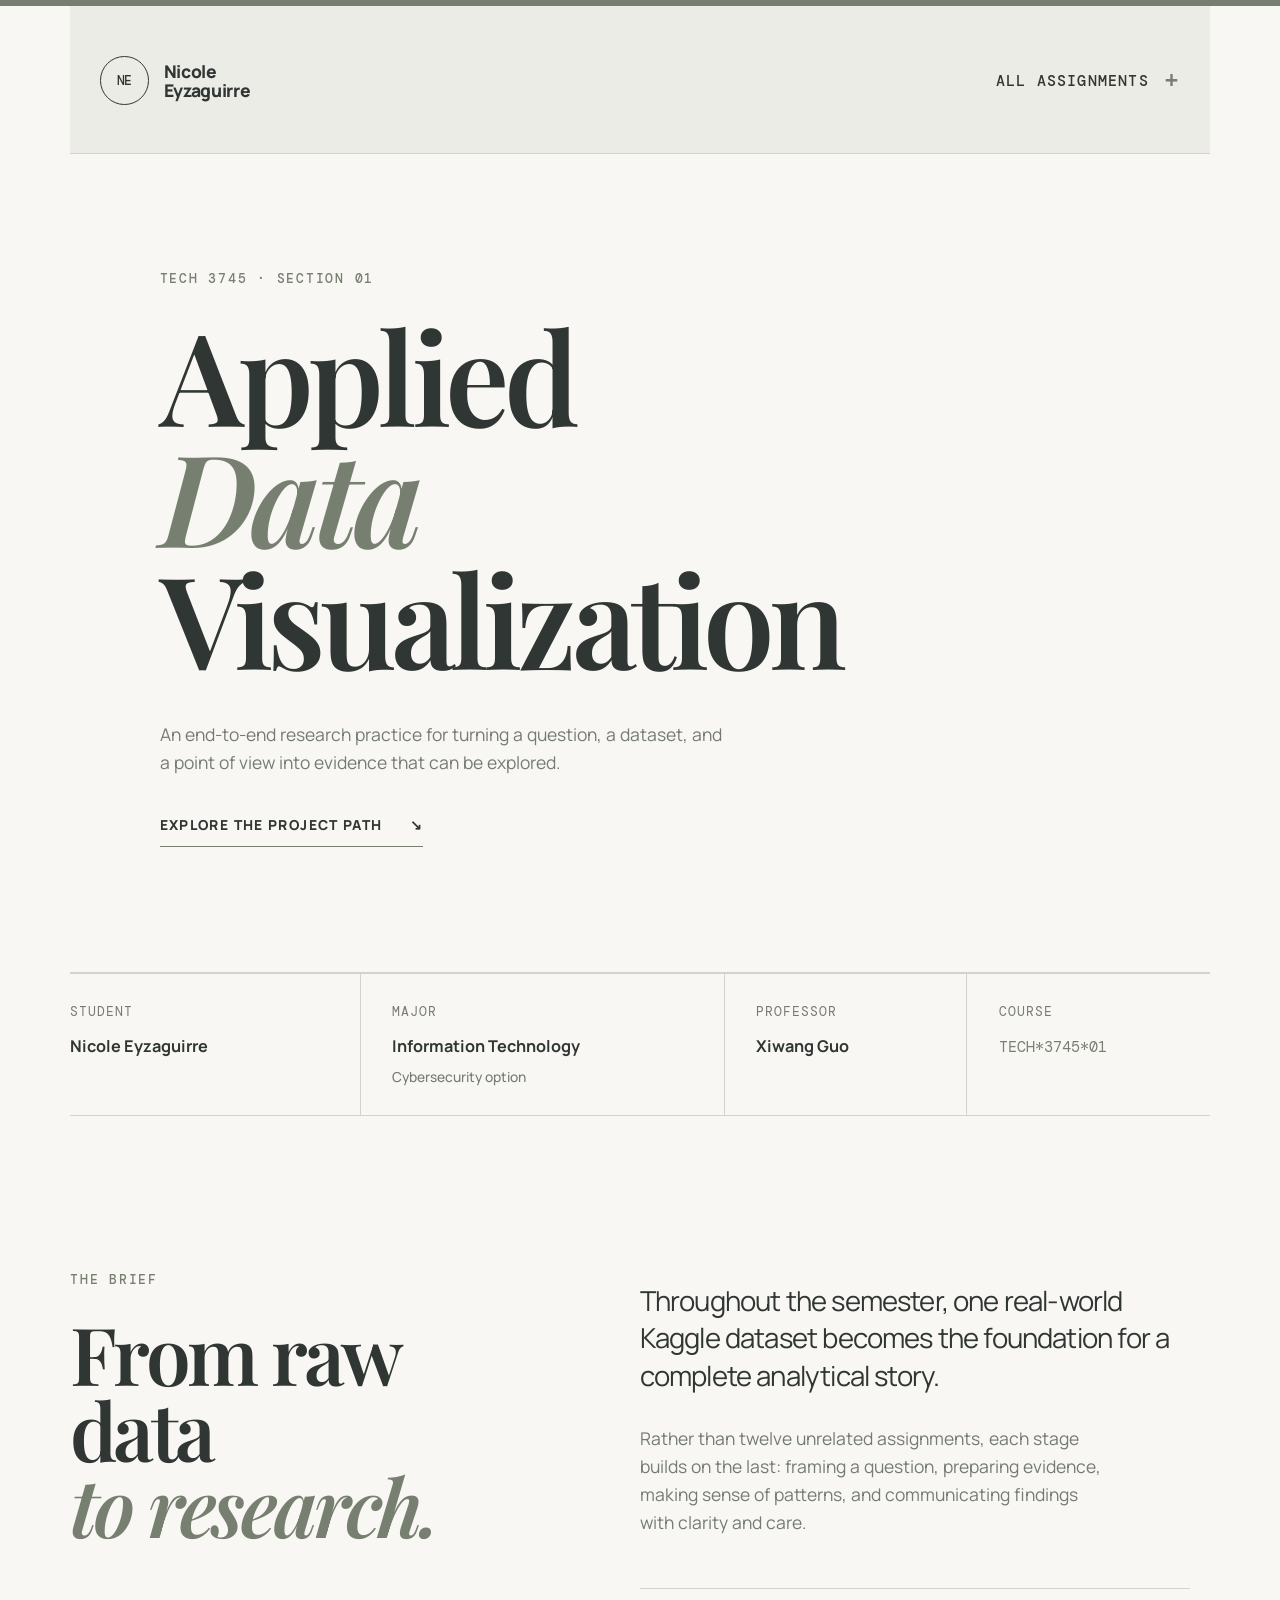
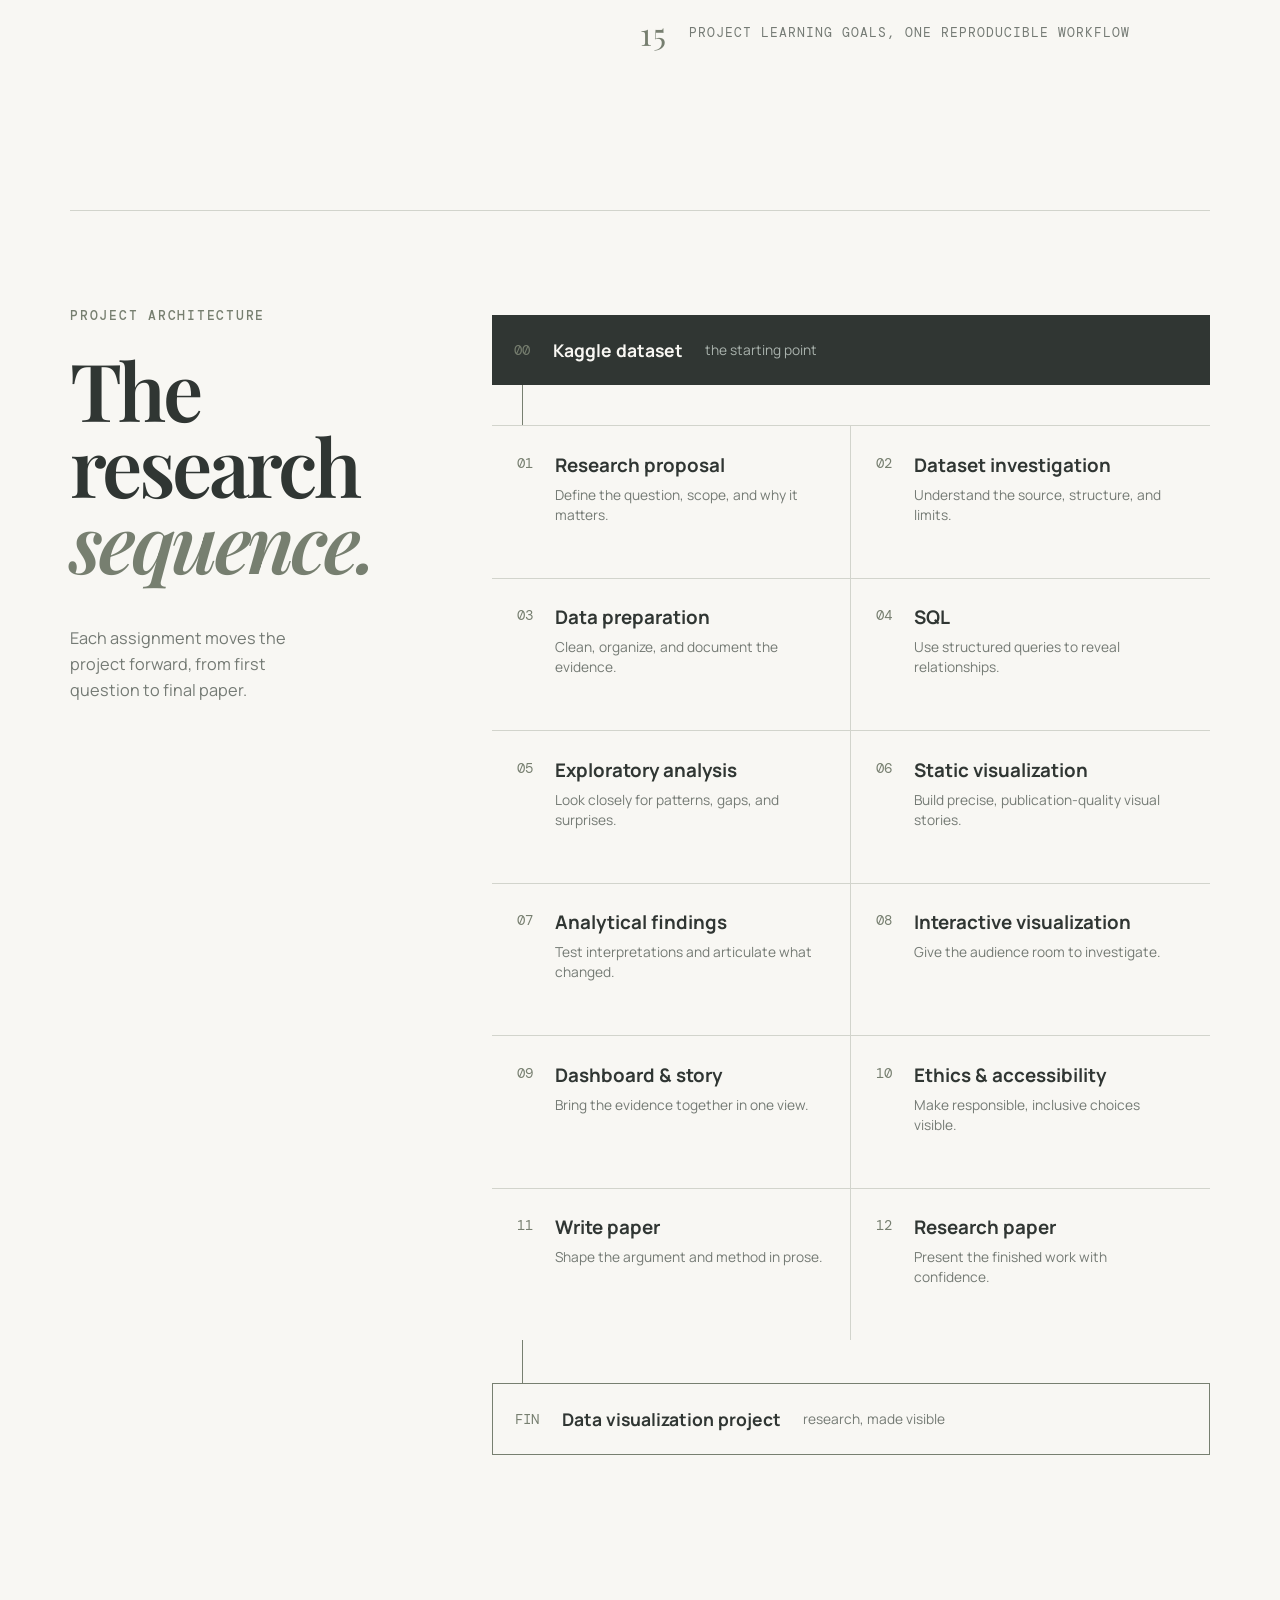
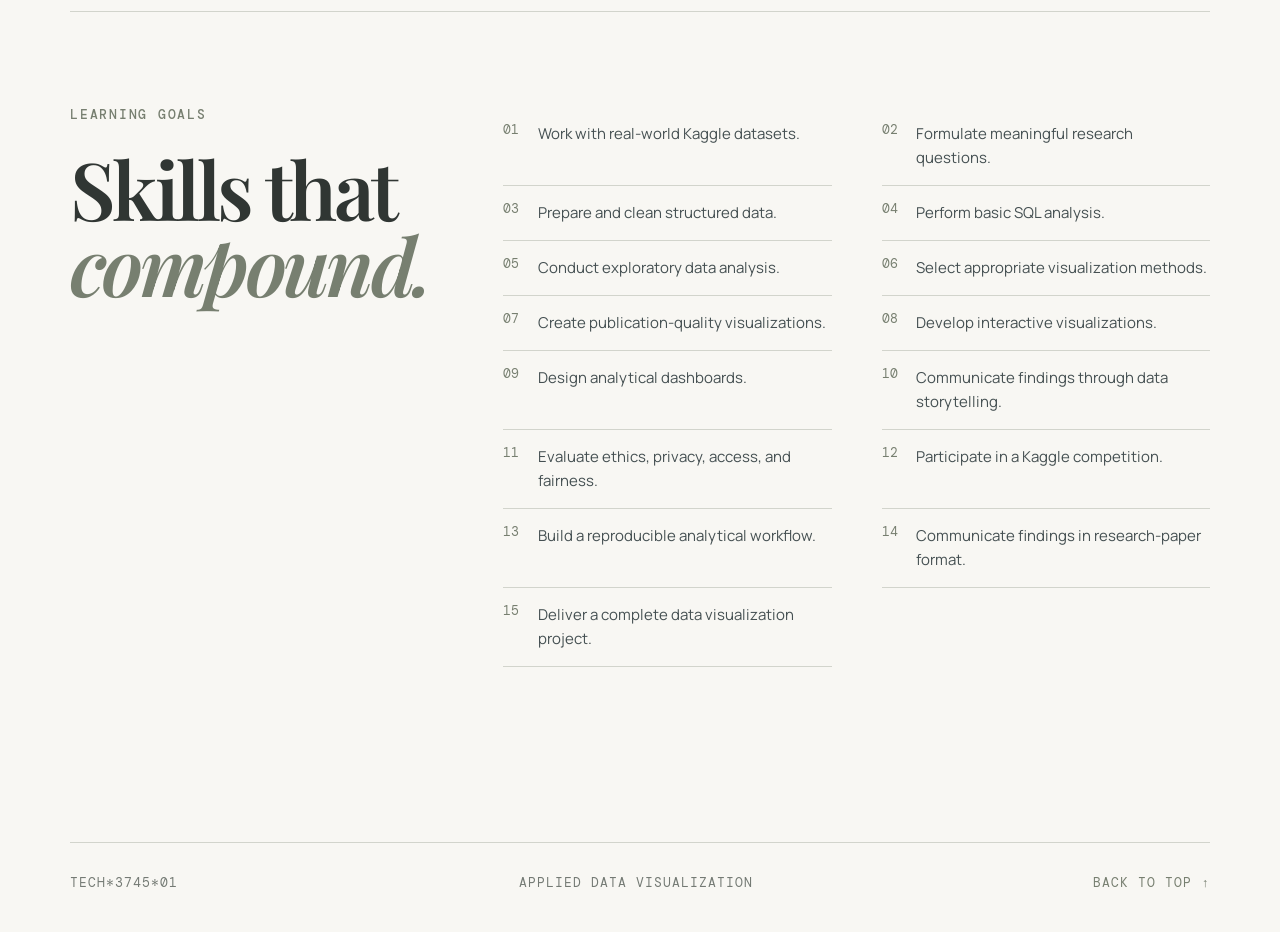
<file: index.html>
<!DOCTYPE html>
<html lang="en">
<head>
  <meta charset="UTF-8" />
  <meta name="viewport" content="width=device-width, initial-scale=1.0" />
  <meta name="description" content="Nicole Eyzaguirre's Applied Data Visualization course project guide." />
  <title>Applied Data Visualization | Nicole Eyzaguirre</title>
  <link rel="preconnect" href="https://fonts.googleapis.com" />
  <link rel="preconnect" href="https://fonts.gstatic.com" crossorigin />
  <link href="https://fonts.googleapis.com/css2?family=DM+Mono:wght@400;500&family=Manrope:wght@400;500;600;700;800&family=Playfair+Display:wght@600;700&display=swap" rel="stylesheet" />
  <link rel="stylesheet" href="styles.css" />
</head>
<body>
  <div class="topline"></div>
  <header class="site-header" id="top">
    <a class="brand" href="#top" aria-label="Nicole Eyzaguirre home">
      <span class="brand-mark">NE</span>
      <span class="brand-name">Nicole<br />Eyzaguirre</span>
    </a>
    <button class="menu-toggle" type="button" aria-expanded="false" aria-controls="assignment-nav">
      <span>All assignments</span><span class="menu-icon">+</span>
    </button>
    <nav class="assignment-nav" id="assignment-nav" aria-label="Assignment navigation">
      <a href="assignment-01.html"><span>A01</span> Research proposal</a>
      <a href="assignment-02.html"><span>A02</span> Dataset investigation</a>
      <a href="assignment-03.html"><span>A03</span> Data preparation</a>
      <a href="assignment-04.html"><span>A04</span> SQL analysis</a>
      <a href="assignment-05.html"><span>A05</span> Exploratory analysis</a>
      <a href="assignment-06.html"><span>A06</span> Static visualization</a>
      <a href="assignment-07.html"><span>A07</span> Analytical findings</a>
      <a href="assignment-08.html"><span>A08</span> Interactive visualization</a>
      <a href="assignment-09.html"><span>A09</span> Dashboard &amp; story</a>
      <a href="assignment-10.html"><span>A10</span> Ethics &amp; accessibility</a>
      <a href="assignment-11.html"><span>A11</span> Write paper</a>
      <a href="assignment-12.html"><span>A12</span> Research paper</a>
    </nav>
  </header>

  <main>
    <section class="hero section-shell reveal">
      <div class="hero-copy">
        <p class="eyebrow">TECH 3745 · Section 01</p>
        <h1>Applied<br /><em>Data</em><br />Visualization</h1>
        <p class="hero-intro">An end-to-end research practice for turning a question, a dataset, and a point of view into evidence that can be explored.</p>
        <a class="text-link" href="#project"><span>Explore the project path</span><span aria-hidden="true">↘</span></a>
      </div>
    </section>

    <section class="course-meta section-shell reveal">
      <div class="meta-item"><span class="meta-label">Student</span><strong>Nicole Eyzaguirre</strong></div>
      <div class="meta-item"><span class="meta-label">Major</span><strong>Information Technology<br /><small>Cybersecurity option</small></strong></div>
      <div class="meta-item"><span class="meta-label">Professor</span><strong>Xiwang Guo</strong></div>
      <div class="meta-item meta-term"><span class="meta-label">Course</span><strong>TECH*3745*01</strong></div>
    </section>

    <section class="overview section-shell reveal" id="project">
      <div class="section-heading">
        <p class="eyebrow">The brief</p>
        <h2>From raw data<br /><em>to research.</em></h2>
      </div>
      <div class="overview-copy">
        <p class="large-copy">Throughout the semester, one real-world Kaggle dataset becomes the foundation for a complete analytical story.</p>
        <p>Rather than twelve unrelated assignments, each stage builds on the last: framing a question, preparing evidence, making sense of patterns, and communicating findings with clarity and care.</p>
        <div class="goal-line"><span>15</span><span>project learning goals, one reproducible workflow</span></div>
      </div>
    </section>

    <section class="project-map section-shell reveal" aria-labelledby="map-title">
      <div class="map-intro">
        <p class="eyebrow">Project architecture</p>
        <h2 id="map-title">The research<br /><em>sequence.</em></h2>
        <p class="map-note">Each assignment moves the project forward, from first question to final paper.</p>
      </div>
      <div class="pathway">
        <div class="path-node path-start"><span class="node-number">00</span><strong>Kaggle dataset</strong><small>the starting point</small></div>
        <div class="connector"></div>
        <div class="path-grid">
          <article class="assignment-card" id="assignment-1"><span class="card-number">01</span><div><h3>Research proposal</h3><p>Define the question, scope, and why it matters.</p></div></article>
          <article class="assignment-card" id="assignment-2"><span class="card-number">02</span><div><h3>Dataset investigation</h3><p>Understand the source, structure, and limits.</p></div></article>
          <article class="assignment-card" id="assignment-3"><span class="card-number">03</span><div><h3>Data preparation</h3><p>Clean, organize, and document the evidence.</p></div></article>
          <article class="assignment-card" id="assignment-4"><span class="card-number">04</span><div><h3>SQL</h3><p>Use structured queries to reveal relationships.</p></div></article>
          <article class="assignment-card" id="assignment-5"><span class="card-number">05</span><div><h3>Exploratory analysis</h3><p>Look closely for patterns, gaps, and surprises.</p></div></article>
          <article class="assignment-card" id="assignment-6"><span class="card-number">06</span><div><h3>Static visualization</h3><p>Build precise, publication-quality visual stories.</p></div></article>
          <article class="assignment-card" id="assignment-7"><span class="card-number">07</span><div><h3>Analytical findings</h3><p>Test interpretations and articulate what changed.</p></div></article>
          <article class="assignment-card" id="assignment-8"><span class="card-number">08</span><div><h3>Interactive visualization</h3><p>Give the audience room to investigate.</p></div></article>
          <article class="assignment-card" id="assignment-9"><span class="card-number">09</span><div><h3>Dashboard &amp; story</h3><p>Bring the evidence together in one view.</p></div></article>
          <article class="assignment-card" id="assignment-10"><span class="card-number">10</span><div><h3>Ethics &amp; accessibility</h3><p>Make responsible, inclusive choices visible.</p></div></article>
          <article class="assignment-card" id="assignment-11"><span class="card-number">11</span><div><h3>Write paper</h3><p>Shape the argument and method in prose.</p></div></article>
          <article class="assignment-card" id="assignment-12"><span class="card-number">12</span><div><h3>Research paper</h3><p>Present the finished work with confidence.</p></div></article>
        </div>
        <div class="connector connector-end"></div>
        <div class="path-node path-end"><span class="node-number">FIN</span><strong>Data visualization project</strong><small>research, made visible</small></div>
      </div>
    </section>

    <section class="goals section-shell reveal">
      <div class="goals-heading"><p class="eyebrow">Learning goals</p><h2>Skills that<br /><em>compound.</em></h2></div>
      <ol class="goal-list">
        <li>Work with real-world Kaggle datasets.</li><li>Formulate meaningful research questions.</li><li>Prepare and clean structured data.</li><li>Perform basic SQL analysis.</li><li>Conduct exploratory data analysis.</li><li>Select appropriate visualization methods.</li><li>Create publication-quality visualizations.</li><li>Develop interactive visualizations.</li><li>Design analytical dashboards.</li><li>Communicate findings through data storytelling.</li><li>Evaluate ethics, privacy, access, and fairness.</li><li>Participate in a Kaggle competition.</li><li>Build a reproducible analytical workflow.</li><li>Communicate findings in research-paper format.</li><li>Deliver a complete data visualization project.</li>
      </ol>
    </section>
  </main>

  <footer class="site-footer section-shell"><span>TECH*3745*01</span><span>Applied Data Visualization</span><a href="#top">Back to top ↑</a></footer>
  <script src="script.js"></script>
</body>
</html>
</file>
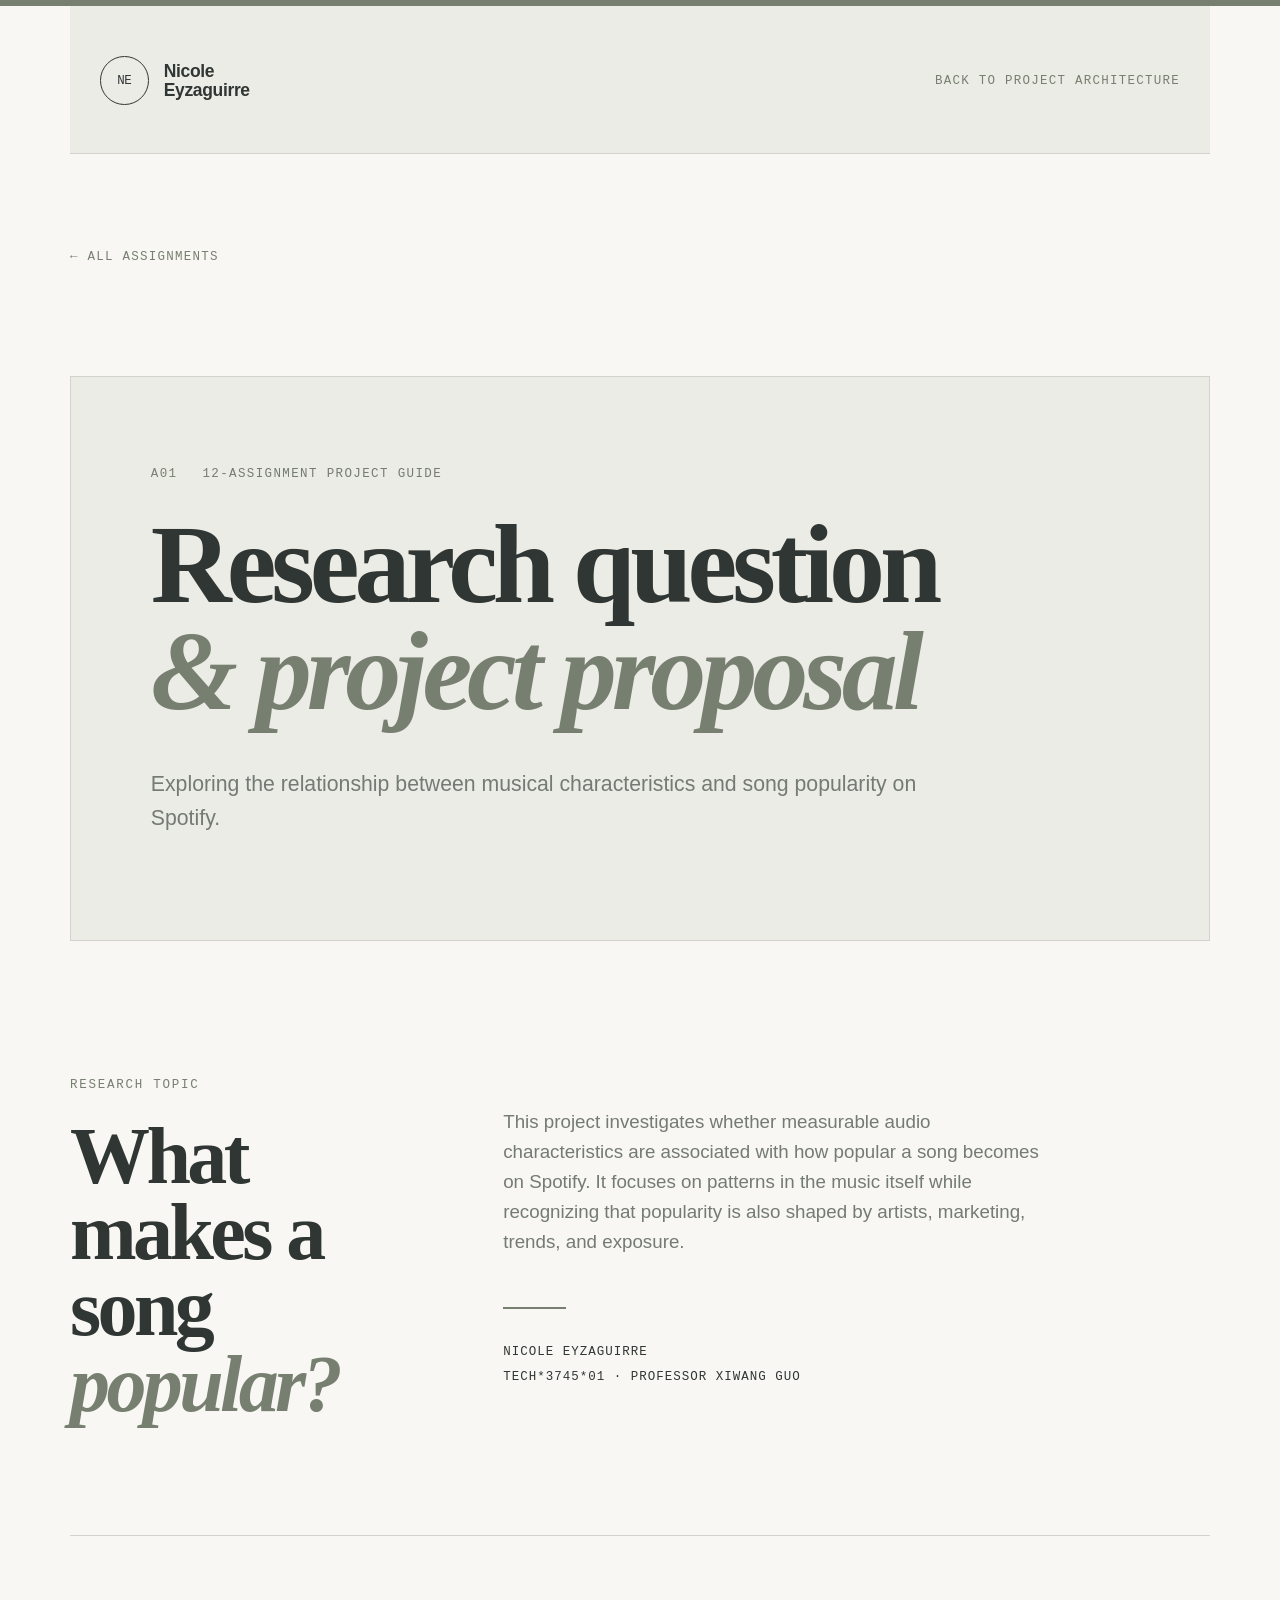
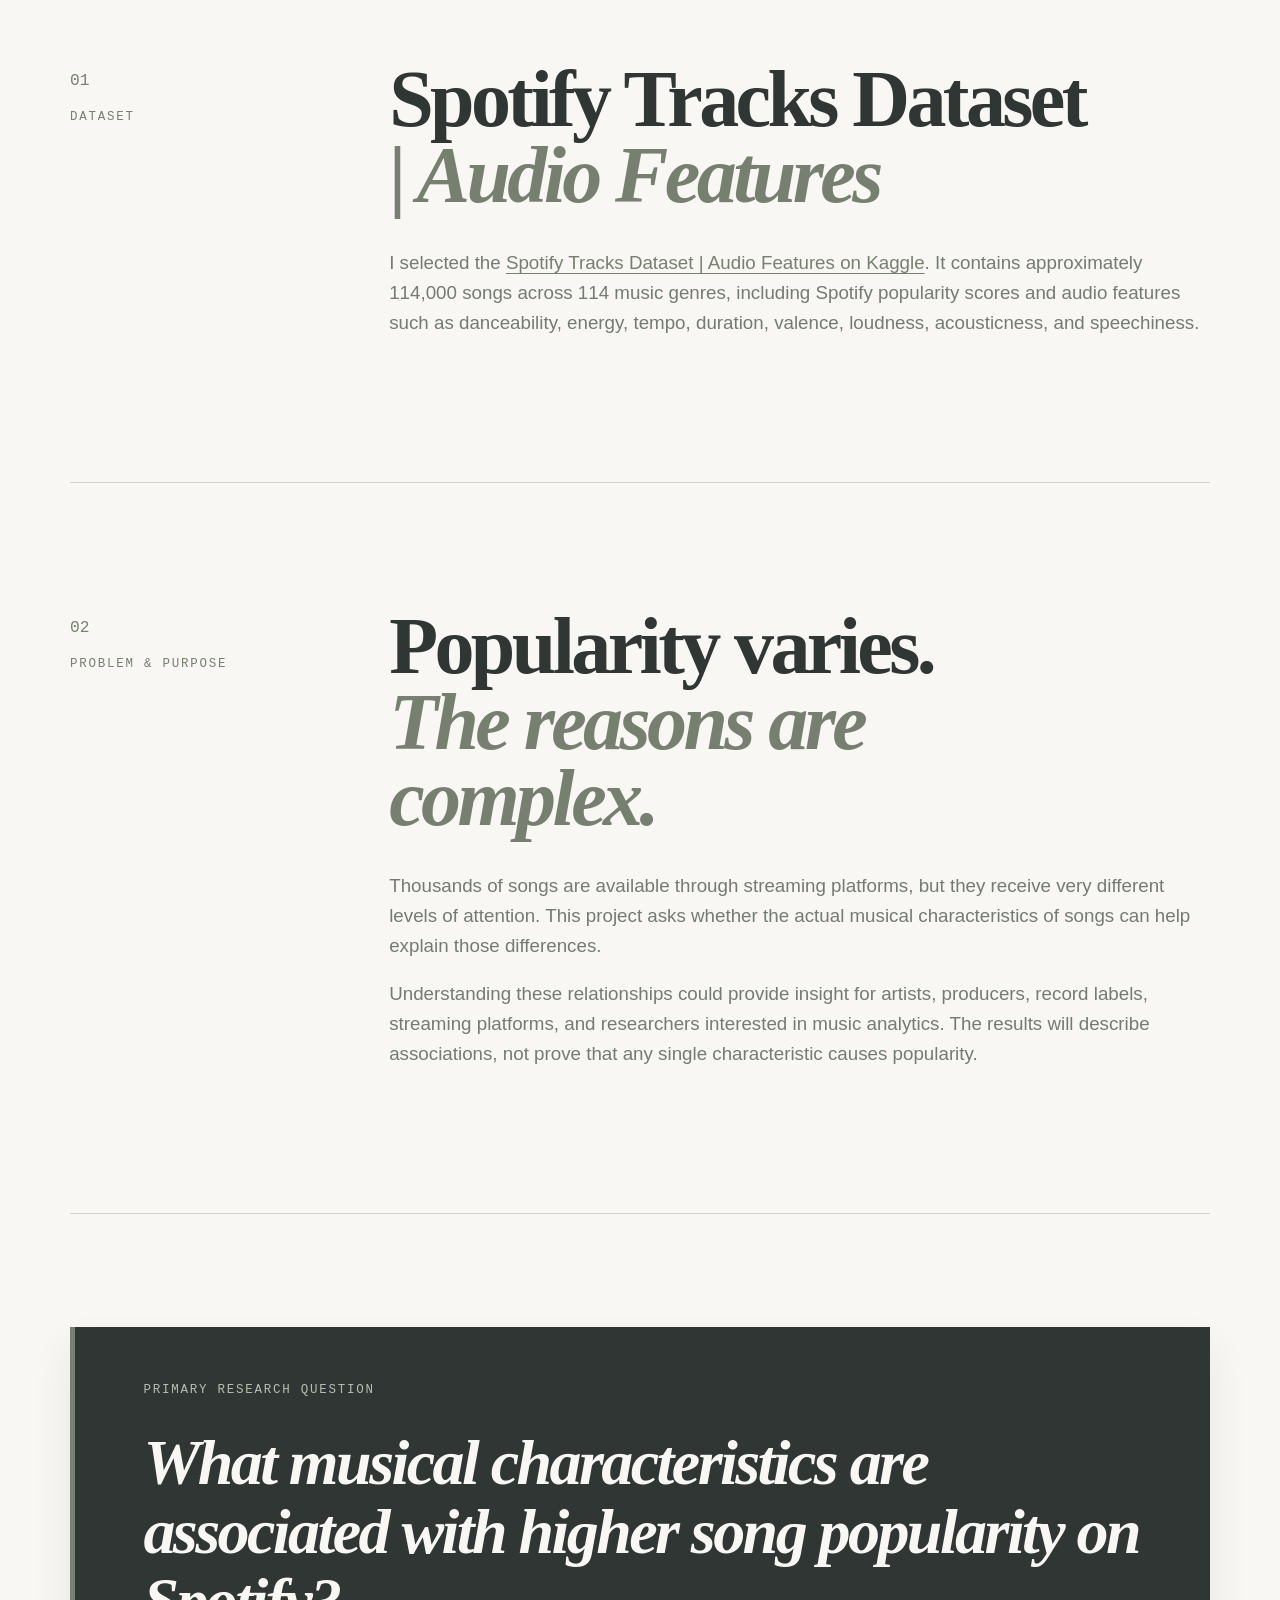
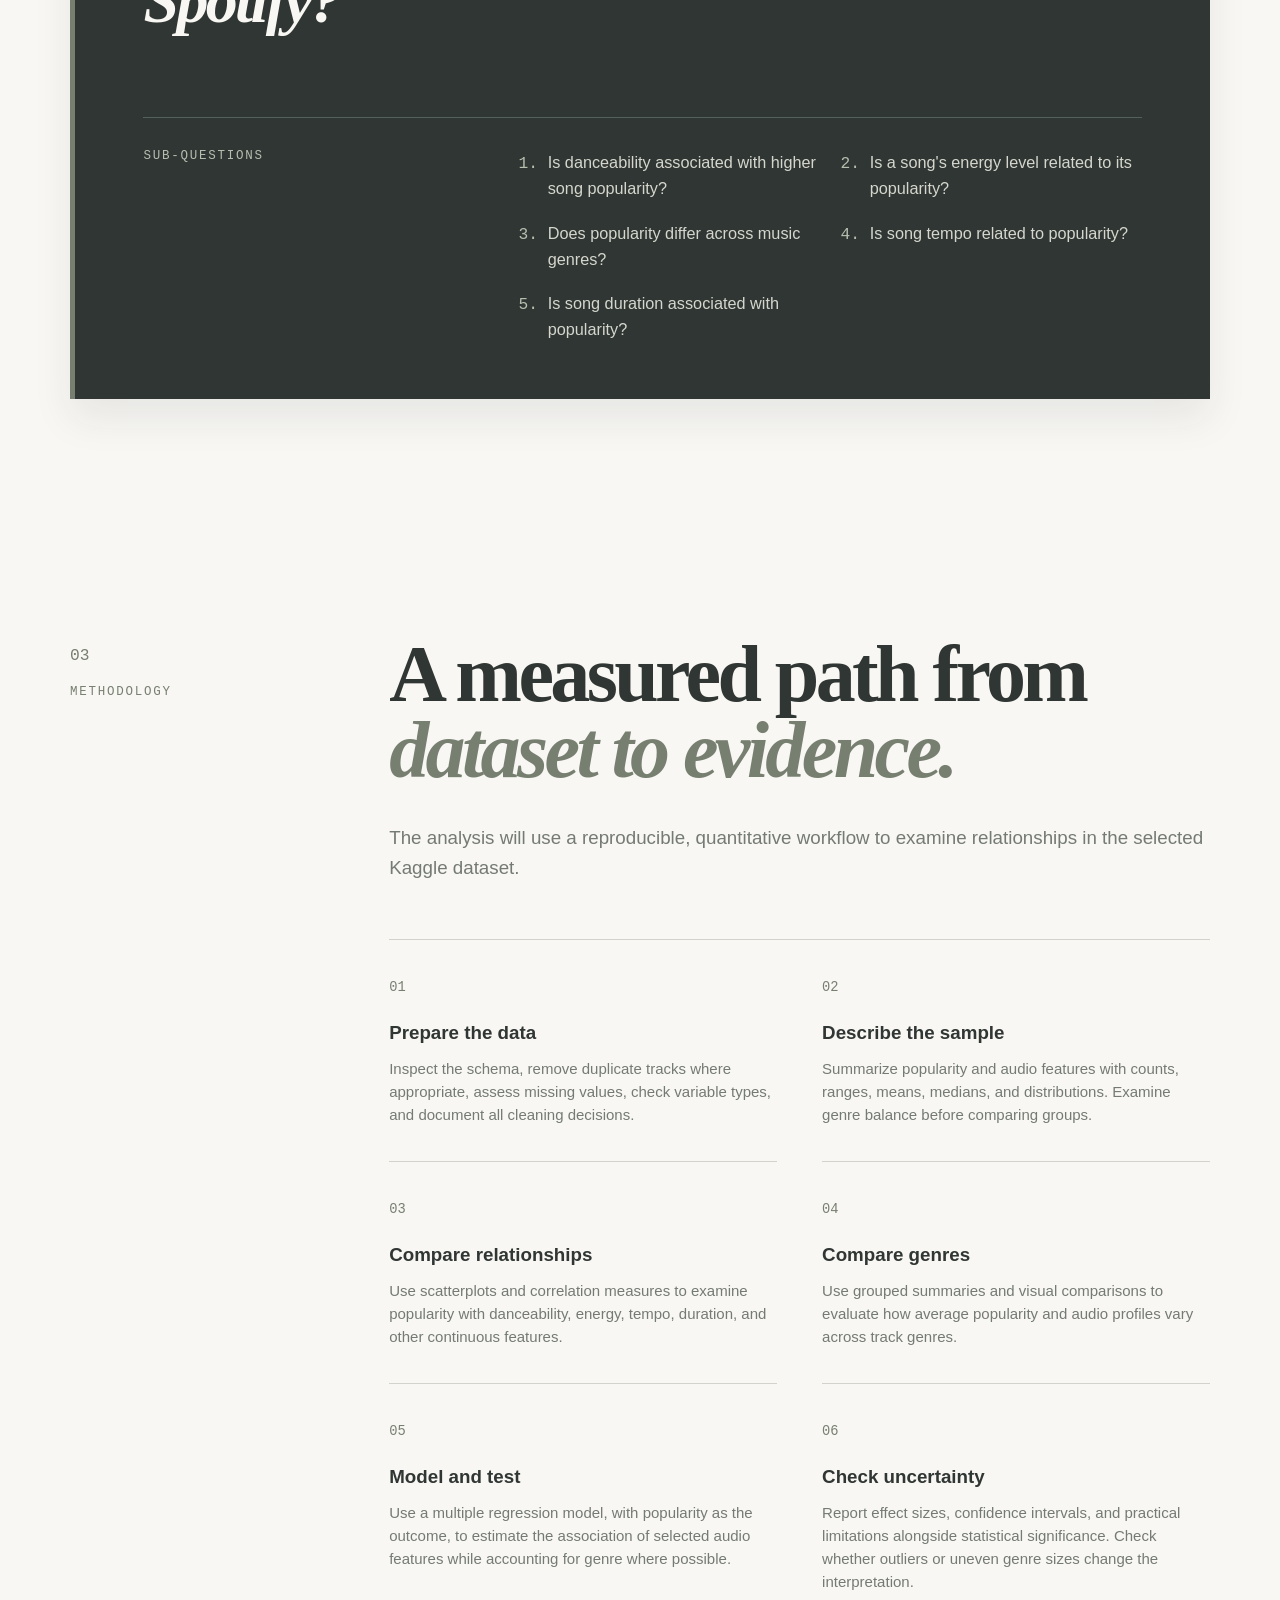
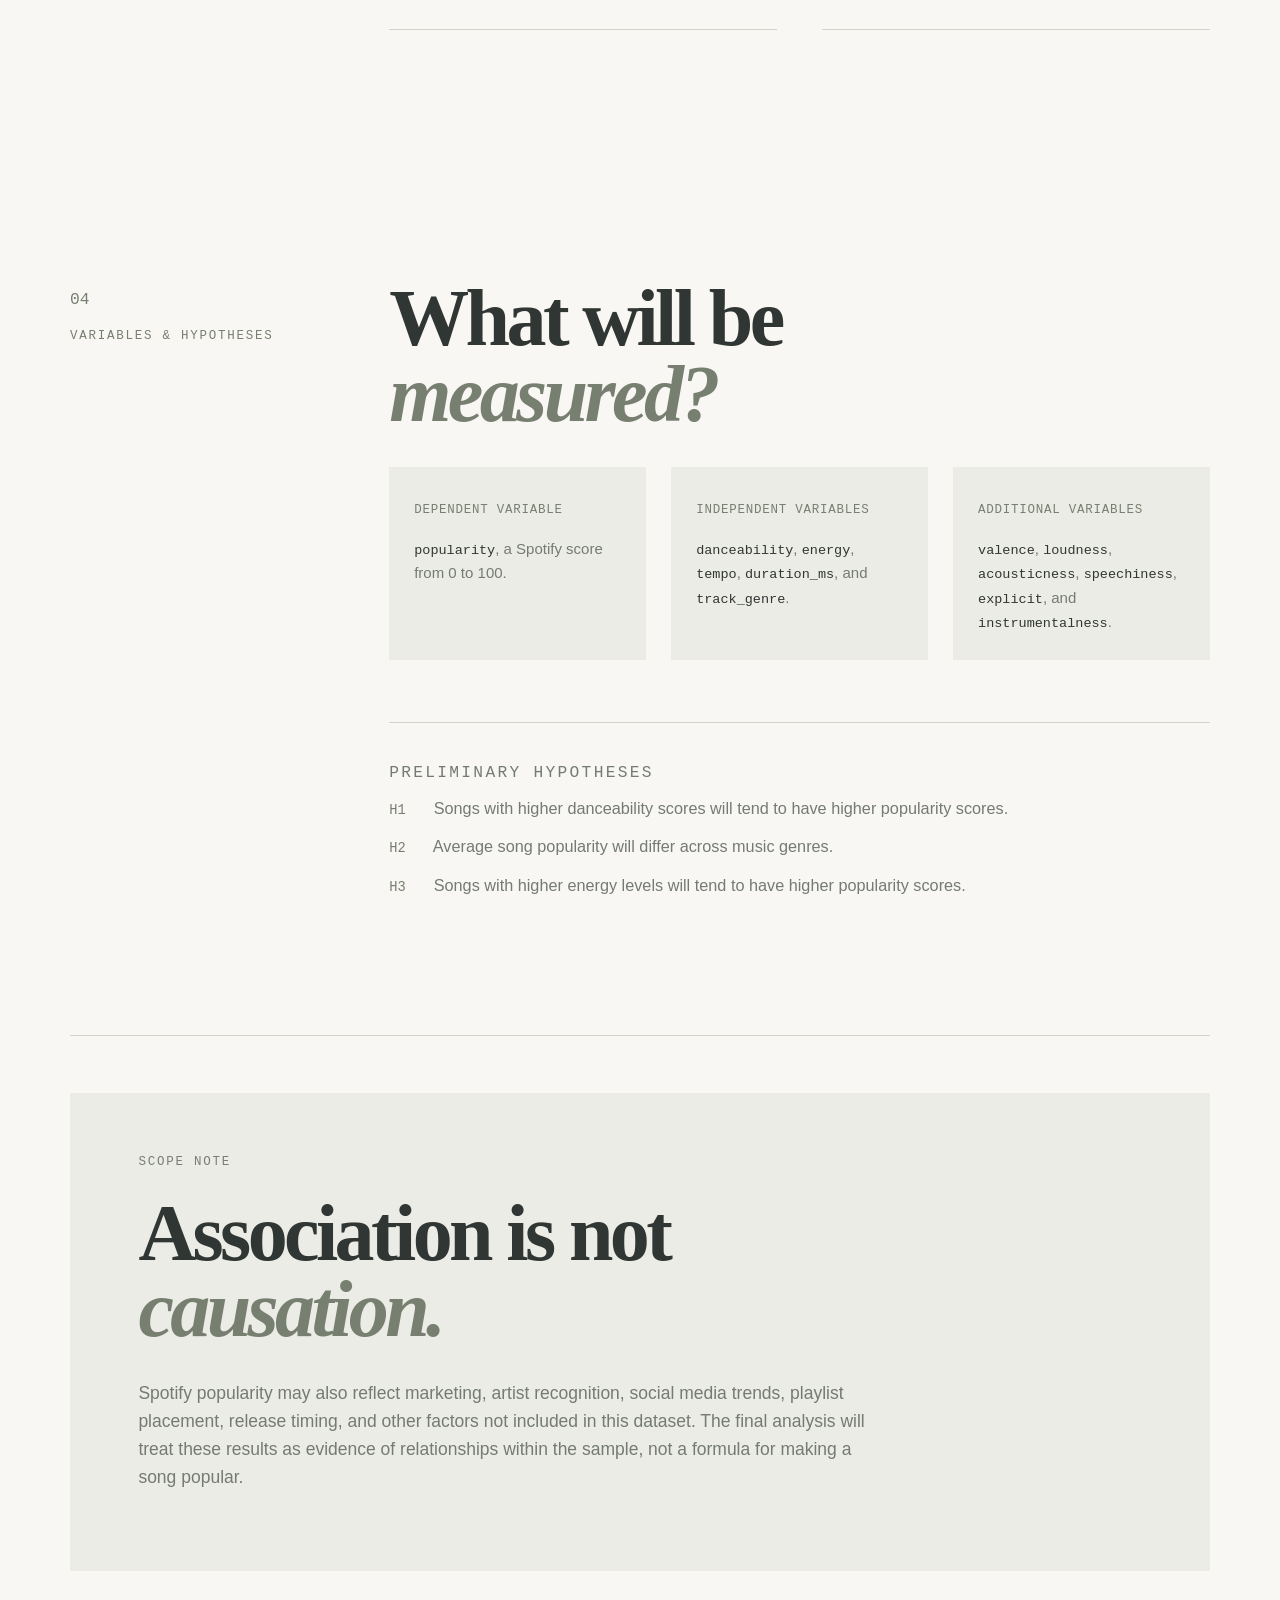
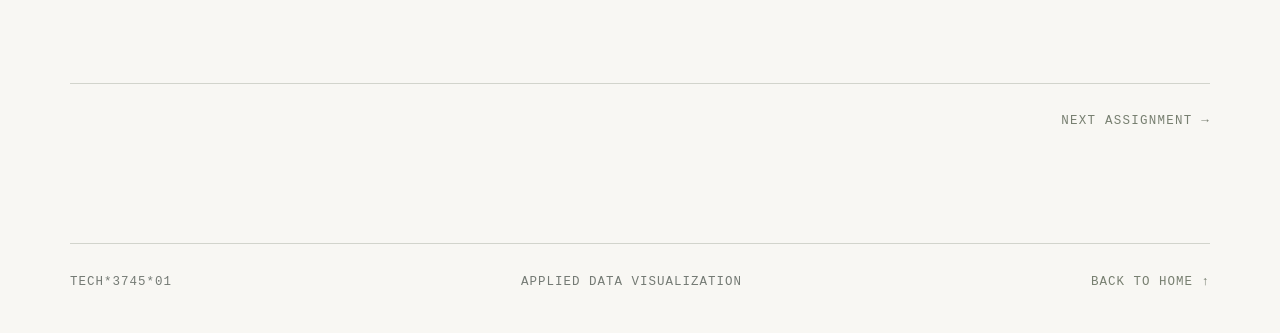
<file: assignment-01.html>
<!doctype html>
<html lang="en">
<head>
	<meta charset="UTF-8">
	<meta name="viewport" content="width=device-width, initial-scale=1.0">
	<meta name="description" content="Nicole Eyzaguirre's research question and project proposal for Applied Data Visualization.">
	<title>Assignment 01 | Research Proposal</title>
	<link rel="stylesheet" href="styles.css">
</head>
<body>
	<div class="topline"></div>
	<header class="site-header">
		<a class="brand" href="index.html#top"><span class="brand-mark">NE</span><span class="brand-name">Nicole<br>Eyzaguirre</span></a>
		<a class="back-link" href="index.html#project">Back to project architecture</a>
	</header>

	<main class="assignment-detail section-shell proposal-page">
		<a class="back-link" href="index.html#project">← All assignments</a>
		<section class="assignment-hero reveal visible">
			<div class="assignment-kicker"><span>A01</span><span>12-assignment project guide</span></div>
			<h1>Research question<br><em>&amp; project proposal</em></h1>
			<p class="assignment-summary">Exploring the relationship between musical characteristics and song popularity on Spotify.</p>
		</section>

		<section class="proposal-intro">
			<div><p class="eyebrow">Research topic</p><h2>What makes a song<br><em>popular?</em></h2></div>
			<div class="assignment-copy"><p>This project investigates whether measurable audio characteristics are associated with how popular a song becomes on Spotify. It focuses on patterns in the music itself while recognizing that popularity is also shaped by artists, marketing, trends, and exposure.</p><div class="detail-rule"></div><p class="detail-label">Nicole Eyzaguirre<br>TECH*3745*01 · Professor Xiwang Guo</p></div>
		</section>

		<section class="proposal-section">
			<div class="proposal-label"><span>01</span><p class="eyebrow">Dataset</p></div>
			<div class="proposal-body"><h2>Spotify Tracks Dataset<br><em>| Audio Features</em></h2><p>I selected the <a class="inline-link" href="https://www.kaggle.com/datasets/saichaitanyareddyai/spotify-tracks-dataset-audio-features" target="_blank" rel="noreferrer">Spotify Tracks Dataset | Audio Features on Kaggle</a>. It contains approximately 114,000 songs across 114 music genres, including Spotify popularity scores and audio features such as danceability, energy, tempo, duration, valence, loudness, acousticness, and speechiness.</p></div>
		</section>

		<section class="proposal-section">
			<div class="proposal-label"><span>02</span><p class="eyebrow">Problem &amp; purpose</p></div>
			<div class="proposal-body"><h2>Popularity varies.<br><em>The reasons are complex.</em></h2><p>Thousands of songs are available through streaming platforms, but they receive very different levels of attention. This project asks whether the actual musical characteristics of songs can help explain those differences.</p><p>Understanding these relationships could provide insight for artists, producers, record labels, streaming platforms, and researchers interested in music analytics. The results will describe associations, not prove that any single characteristic causes popularity.</p></div>
		</section>

		<section class="question-panel">
			<p class="eyebrow">Primary research question</p>
			<blockquote>What musical characteristics are associated with higher song popularity on Spotify?</blockquote>
			<div class="subquestions"><p class="eyebrow">Sub-questions</p><ol><li>Is danceability associated with higher song popularity?</li><li>Is a song's energy level related to its popularity?</li><li>Does popularity differ across music genres?</li><li>Is song tempo related to popularity?</li><li>Is song duration associated with popularity?</li></ol></div>
		</section>

		<section class="proposal-section methodology-section">
			<div class="proposal-label"><span>03</span><p class="eyebrow">Methodology</p></div>
			<div class="proposal-body"><h2>A measured path from<br><em>dataset to evidence.</em></h2><p>The analysis will use a reproducible, quantitative workflow to examine relationships in the selected Kaggle dataset.</p><div class="method-steps"><article><span>01</span><h3>Prepare the data</h3><p>Inspect the schema, remove duplicate tracks where appropriate, assess missing values, check variable types, and document all cleaning decisions.</p></article><article><span>02</span><h3>Describe the sample</h3><p>Summarize popularity and audio features with counts, ranges, means, medians, and distributions. Examine genre balance before comparing groups.</p></article><article><span>03</span><h3>Compare relationships</h3><p>Use scatterplots and correlation measures to examine popularity with danceability, energy, tempo, duration, and other continuous features.</p></article><article><span>04</span><h3>Compare genres</h3><p>Use grouped summaries and visual comparisons to evaluate how average popularity and audio profiles vary across track genres.</p></article><article><span>05</span><h3>Model and test</h3><p>Use a multiple regression model, with popularity as the outcome, to estimate the association of selected audio features while accounting for genre where possible.</p></article><article><span>06</span><h3>Check uncertainty</h3><p>Report effect sizes, confidence intervals, and practical limitations alongside statistical significance. Check whether outliers or uneven genre sizes change the interpretation.</p></article></div></div>
		</section>

		<section class="proposal-section variables-section">
			<div class="proposal-label"><span>04</span><p class="eyebrow">Variables &amp; hypotheses</p></div>
			<div class="proposal-body"><h2>What will be<br><em>measured?</em></h2><div class="variable-grid"><div><span class="variable-tag">Dependent variable</span><p><code>popularity</code>, a Spotify score from 0 to 100.</p></div><div><span class="variable-tag">Independent variables</span><p><code>danceability</code>, <code>energy</code>, <code>tempo</code>, <code>duration_ms</code>, and <code>track_genre</code>.</p></div><div><span class="variable-tag">Additional variables</span><p><code>valence</code>, <code>loudness</code>, <code>acousticness</code>, <code>speechiness</code>, <code>explicit</code>, and <code>instrumentalness</code>.</p></div></div><div class="hypotheses"><p class="eyebrow">Preliminary hypotheses</p><p><strong>H1</strong> Songs with higher danceability scores will tend to have higher popularity scores.</p><p><strong>H2</strong> Average song popularity will differ across music genres.</p><p><strong>H3</strong> Songs with higher energy levels will tend to have higher popularity scores.</p></div></div>
		</section>

		<section class="limitations"><p class="eyebrow">Scope note</p><h2>Association is not<br><em>causation.</em></h2><p>Spotify popularity may also reflect marketing, artist recognition, social media trends, playlist placement, release timing, and other factors not included in this dataset. The final analysis will treat these results as evidence of relationships within the sample, not a formula for making a song popular.</p></section>

		<nav class="assignment-pager"><span></span><a href="assignment-02.html">Next assignment →</a></nav>
	</main>

	<footer class="site-footer section-shell"><span>TECH*3745*01</span><span>Applied Data Visualization</span><a href="index.html#top">Back to home ↑</a></footer>
</body>
</html>
</file>
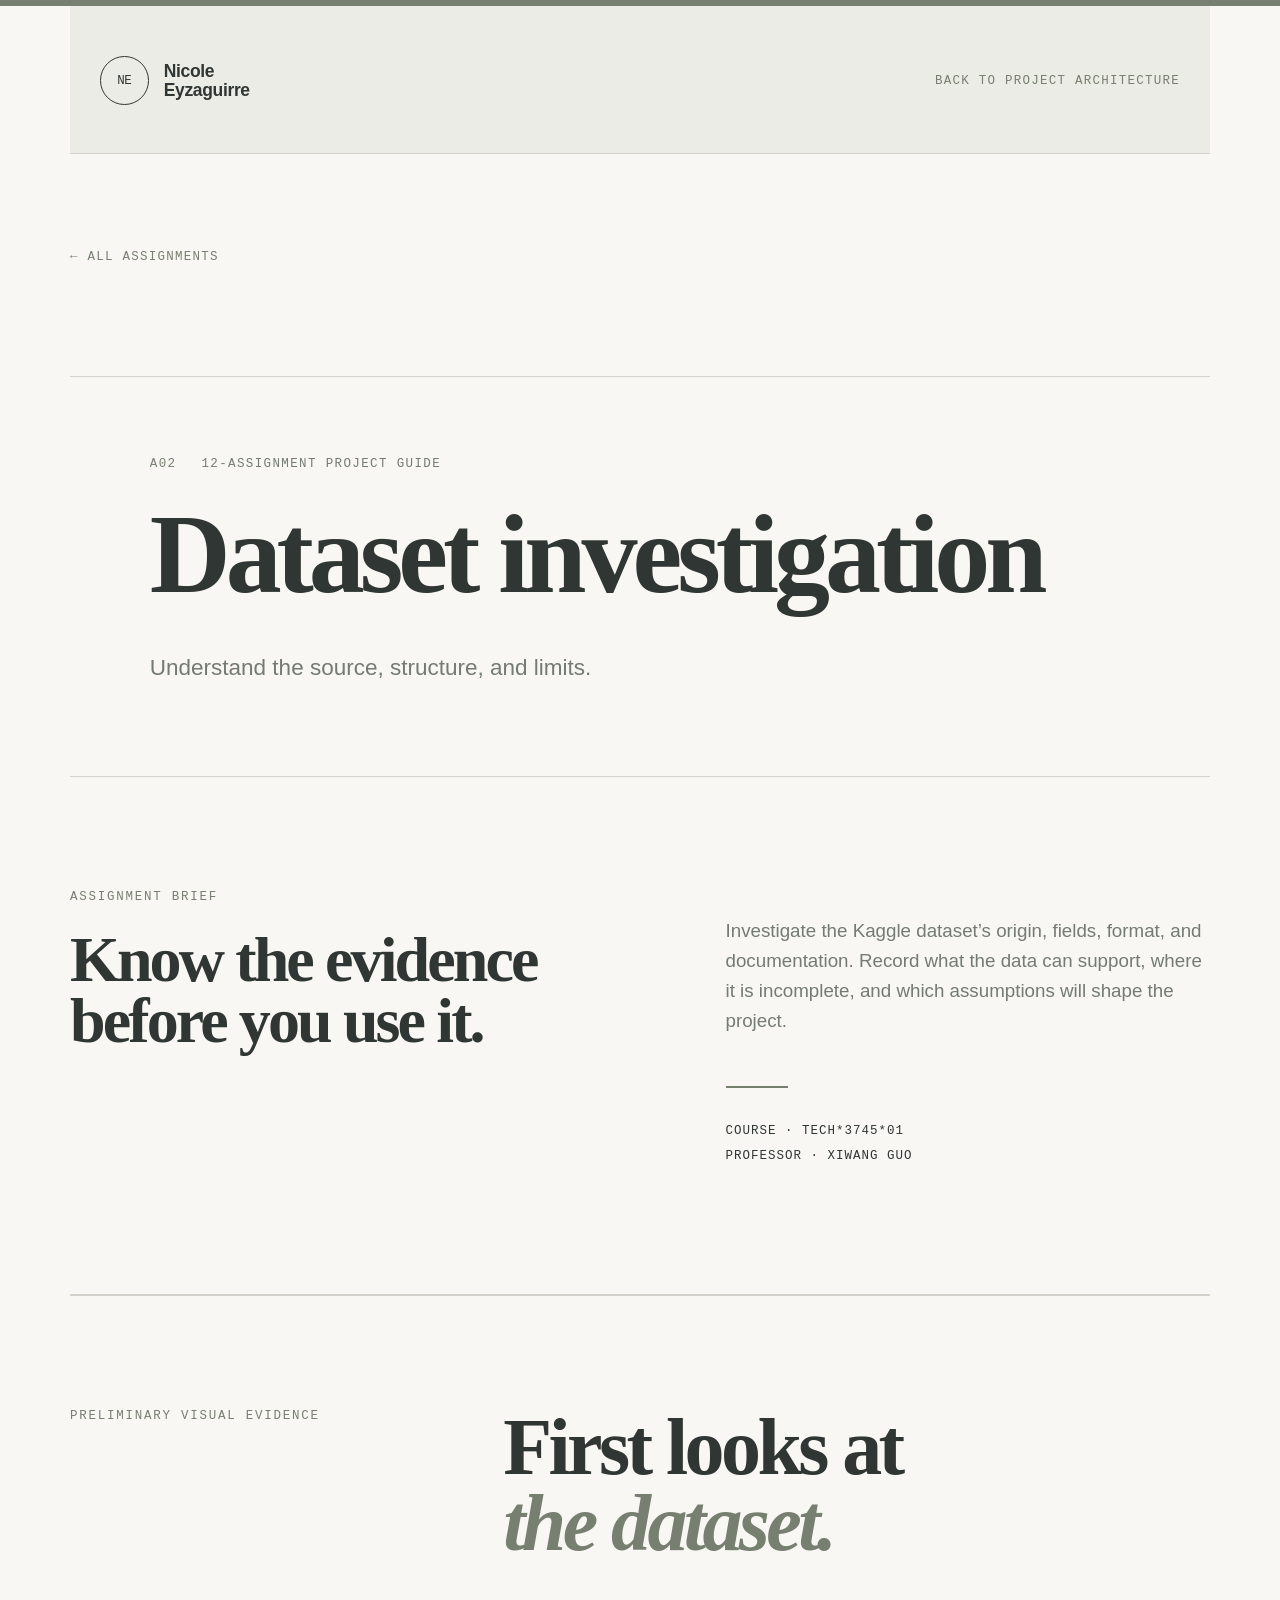
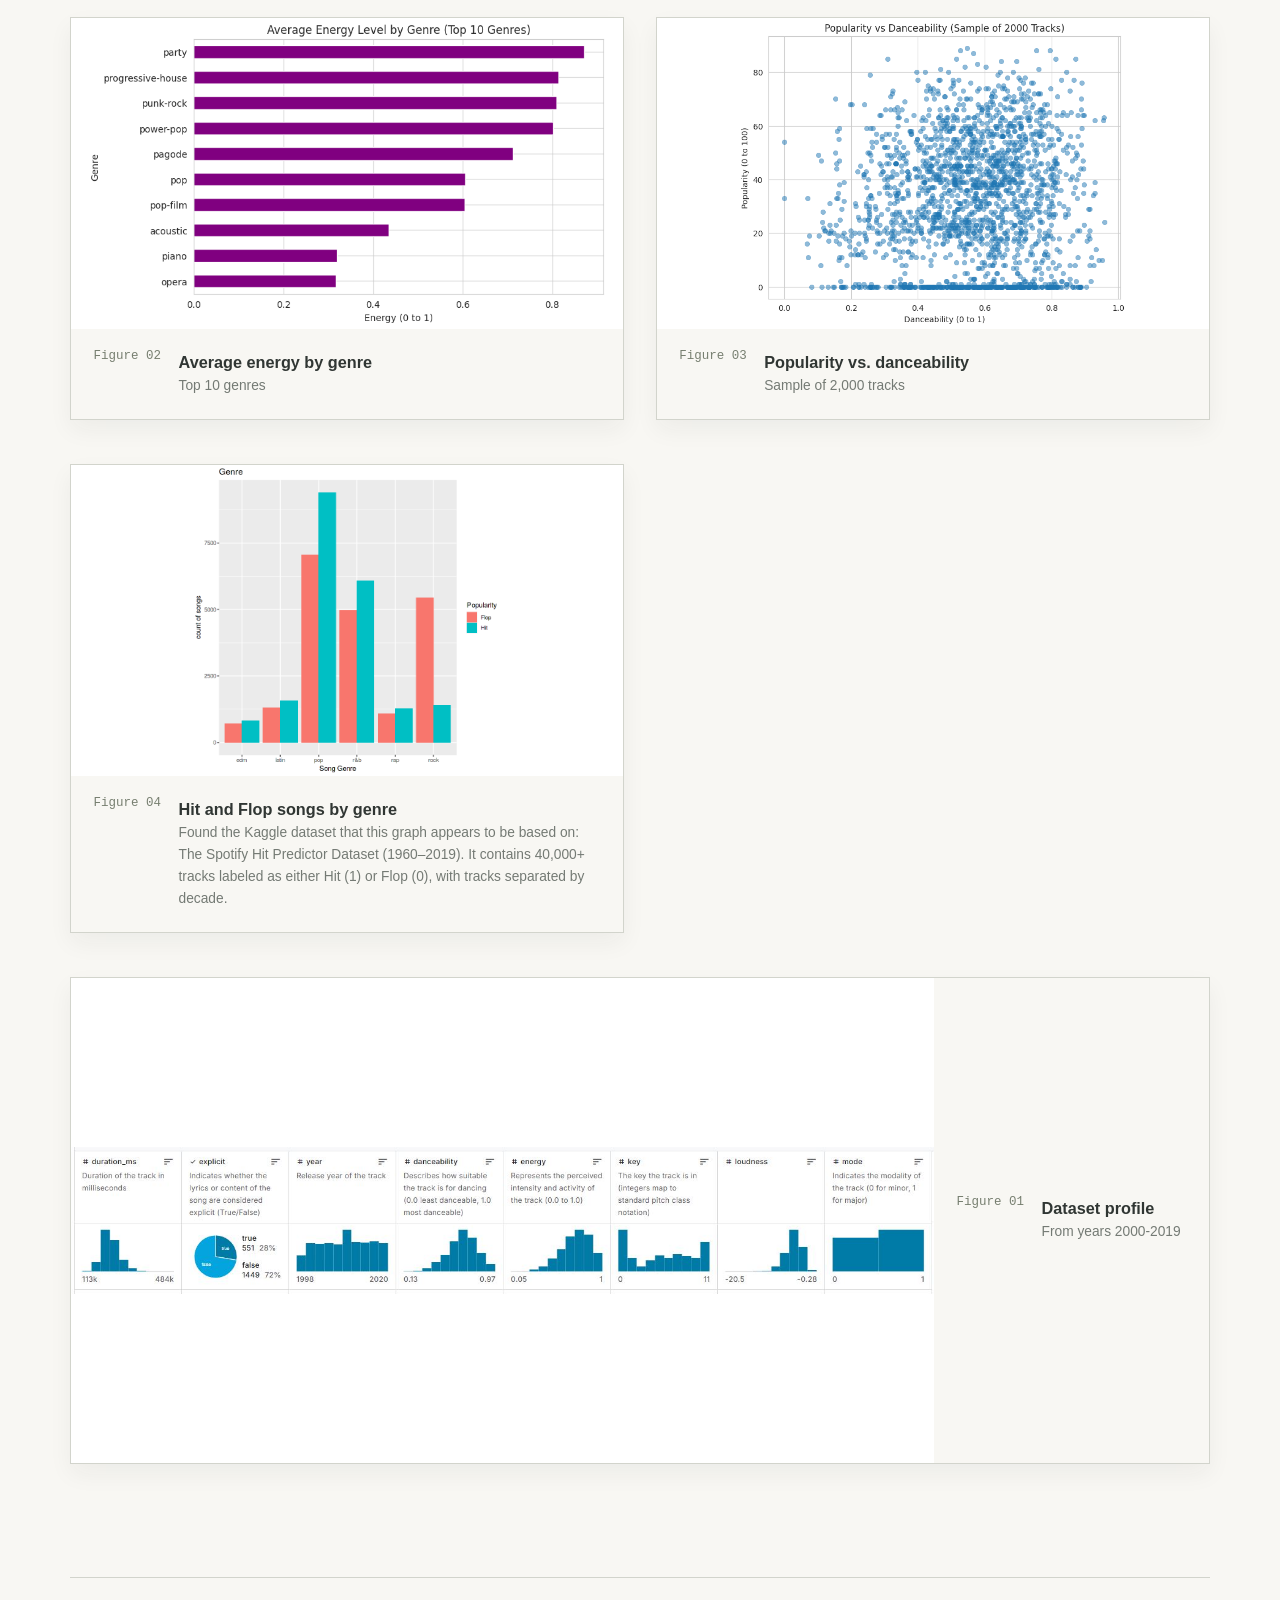
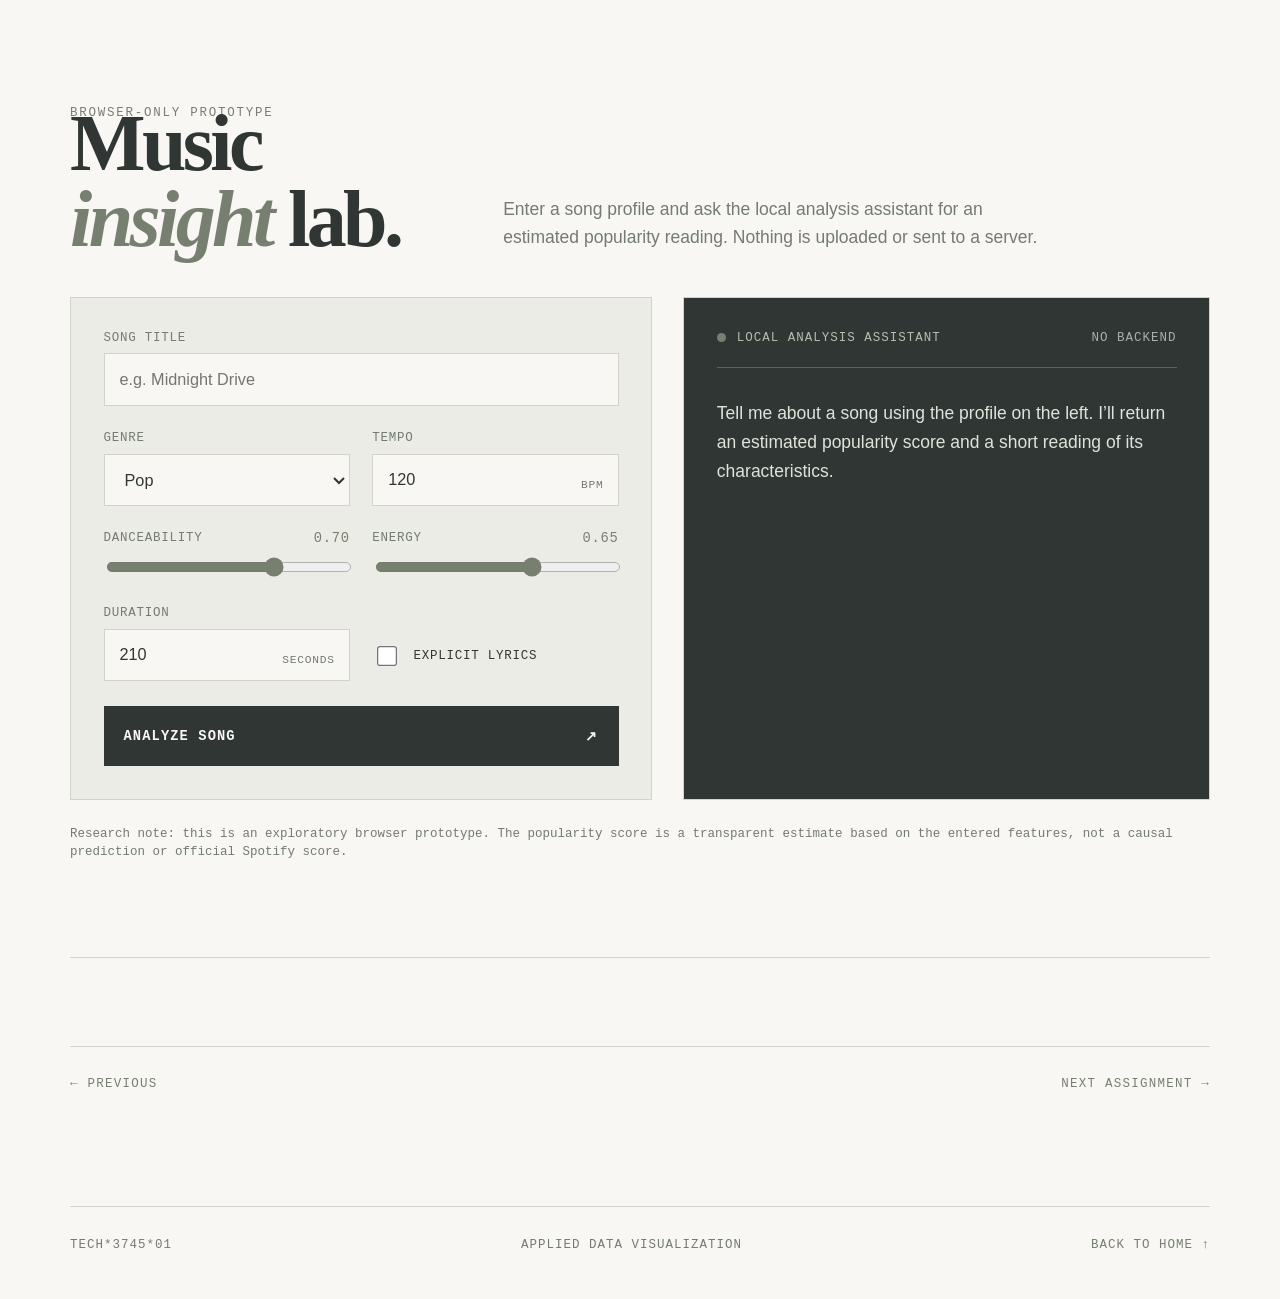
<file: assignment-02.html>
<!doctype html>
<html lang="en">
<head>
  <meta charset="UTF-8">
  <meta name="viewport" content="width=device-width, initial-scale=1.0">
  <title>Assignment 02 | Applied Data Visualization</title>
  <link rel="stylesheet" href="styles.css">
</head>
<body>
  <div class="topline"></div>
  <header class="site-header">
    <a class="brand" href="index.html#top"><span class="brand-mark">NE</span><span class="brand-name">Nicole<br>Eyzaguirre</span></a>
    <a class="back-link" href="index.html#project">Back to project architecture</a>
  </header>
  <main class="assignment-detail section-shell">
    <a class="back-link" href="index.html#project">← All assignments</a>
    <section class="assignment-hero reveal visible">
      <div class="assignment-kicker"><span>A02</span><span>12-assignment project guide</span></div>
      <h1>Dataset investigation</h1>
      <p class="assignment-summary">Understand the source, structure, and limits.</p>
    </section>
    <section class="assignment-content">
      <div><p class="eyebrow">Assignment brief</p><h2>Know the evidence before you use it.</h2></div>
      <div class="assignment-copy"><p>Investigate the Kaggle dataset’s origin, fields, format, and documentation. Record what the data can support, where it is incomplete, and which assumptions will shape the project.</p><div class="detail-rule"></div><p class="detail-label">Course · TECH*3745*01<br>Professor · Xiwang Guo</p></div>
    </section>
   
    <section class="proposal-visuals">
      <div class="visuals-heading"><p class="eyebrow">Preliminary visual evidence</p><h2>First looks at<br><em>the dataset.</em></h2></div>
      <div class="figure-grid">
        <figure class="data-figure"><img src="graph_2.png" alt="Horizontal bar chart comparing average energy levels across the top 10 music genres"><figcaption><span>Figure 02</span><strong>Average energy by genre</strong><small>Top 10 genres</small></figcaption></figure>
        <figure class="data-figure"><img src="graph_1.png" alt="Scatter plot showing popularity compared with danceability for a sample of 2,000 tracks"><figcaption><span>Figure 03</span><strong>Popularity vs. danceability</strong><small>Sample of 2,000 tracks</small></figcaption></figure>
        <figure class="data-figure"><img src="graph_4.png" alt="Grouped bar chart comparing counts of Hit and Flop songs across the edm, latin, pop, r&amp;b, rap, and rock genres"><figcaption><span>Figure 04</span><strong>Hit and Flop songs by genre</strong><small>Found the Kaggle dataset that this graph appears to be based on: The Spotify Hit Predictor Dataset (1960–2019). It contains 40,000+ tracks labeled as either Hit (1) or Flop (0), with tracks separated by decade.</small></figcaption></figure>
        <figure class="data-figure data-figure-wide data-figure-final"><img src="graph_3.JPG" alt="Dataset profile showing track variables including duration, explicit status, year, danceability, energy, key, loudness, and mode from years 2000-2019"><figcaption><span>Figure 01</span><strong>Dataset profile</strong><small>From years 2000-2019</small></figcaption></figure>
      </div>
    </section> <section class="music-lab" aria-labelledby="music-lab-title">
      <div class="music-lab-heading"><p class="eyebrow">Browser-only prototype</p><h2 id="music-lab-title">Music <em>insight</em> lab.</h2><p>Enter a song profile and ask the local analysis assistant for an estimated popularity reading. Nothing is uploaded or sent to a server.</p></div>
      <div class="music-lab-grid">
        <form class="music-form" id="music-form">
          <label>Song title<input id="song-title" type="text" placeholder="e.g. Midnight Drive"></label>
          <div class="form-two"><label>Genre<select id="song-genre"><option>Pop</option><option>Rock</option><option>Rap</option><option>R&amp;B</option><option>Latin</option><option>EDM</option><option>Jazz</option><option>Other</option></select></label><label>Tempo<input id="song-tempo" type="number" min="40" max="240" value="120"><span class="input-unit">BPM</span></label></div>
          <div class="form-two"><label>Danceability<input id="song-danceability" type="range" min="0" max="1" step="0.01" value="0.70"><output for="song-danceability">0.70</output></label><label>Energy<input id="song-energy" type="range" min="0" max="1" step="0.01" value="0.65"><output for="song-energy">0.65</output></label></div>
          <div class="form-two"><label>Duration<input id="song-duration" type="number" min="30" max="900" value="210"><span class="input-unit">seconds</span></label><label class="check-label"><input id="song-explicit" type="checkbox"> Explicit lyrics</label></div>
          <button type="submit" class="analyze-button">Analyze song <span aria-hidden="true">↗</span></button>
        </form>
        <div class="chat-result" aria-live="polite"><div class="chat-topline"><span class="status-dot"></span><span>Local analysis assistant</span><span class="chat-note">No backend</span></div><div id="chat-output"><p class="chat-message">Tell me about a song using the profile on the left. I’ll return an estimated popularity score and a short reading of its characteristics.</p></div></div>
      </div>
      <p class="lab-disclaimer">Research note: this is an exploratory browser prototype. The popularity score is a transparent estimate based on the entered features, not a causal prediction or official Spotify score.</p>
    </section>
    <nav class="assignment-pager"><a href="assignment-01.html">← Previous</a><a href="assignment-03.html">Next assignment →</a></nav>
  </main>
  <footer class="site-footer section-shell"><span>TECH*3745*01</span><span>Applied Data Visualization</span><a href="index.html#top">Back to home ↑</a></footer>
  <script src="assignment-02.js"></script>
</body>
</html>
</file>
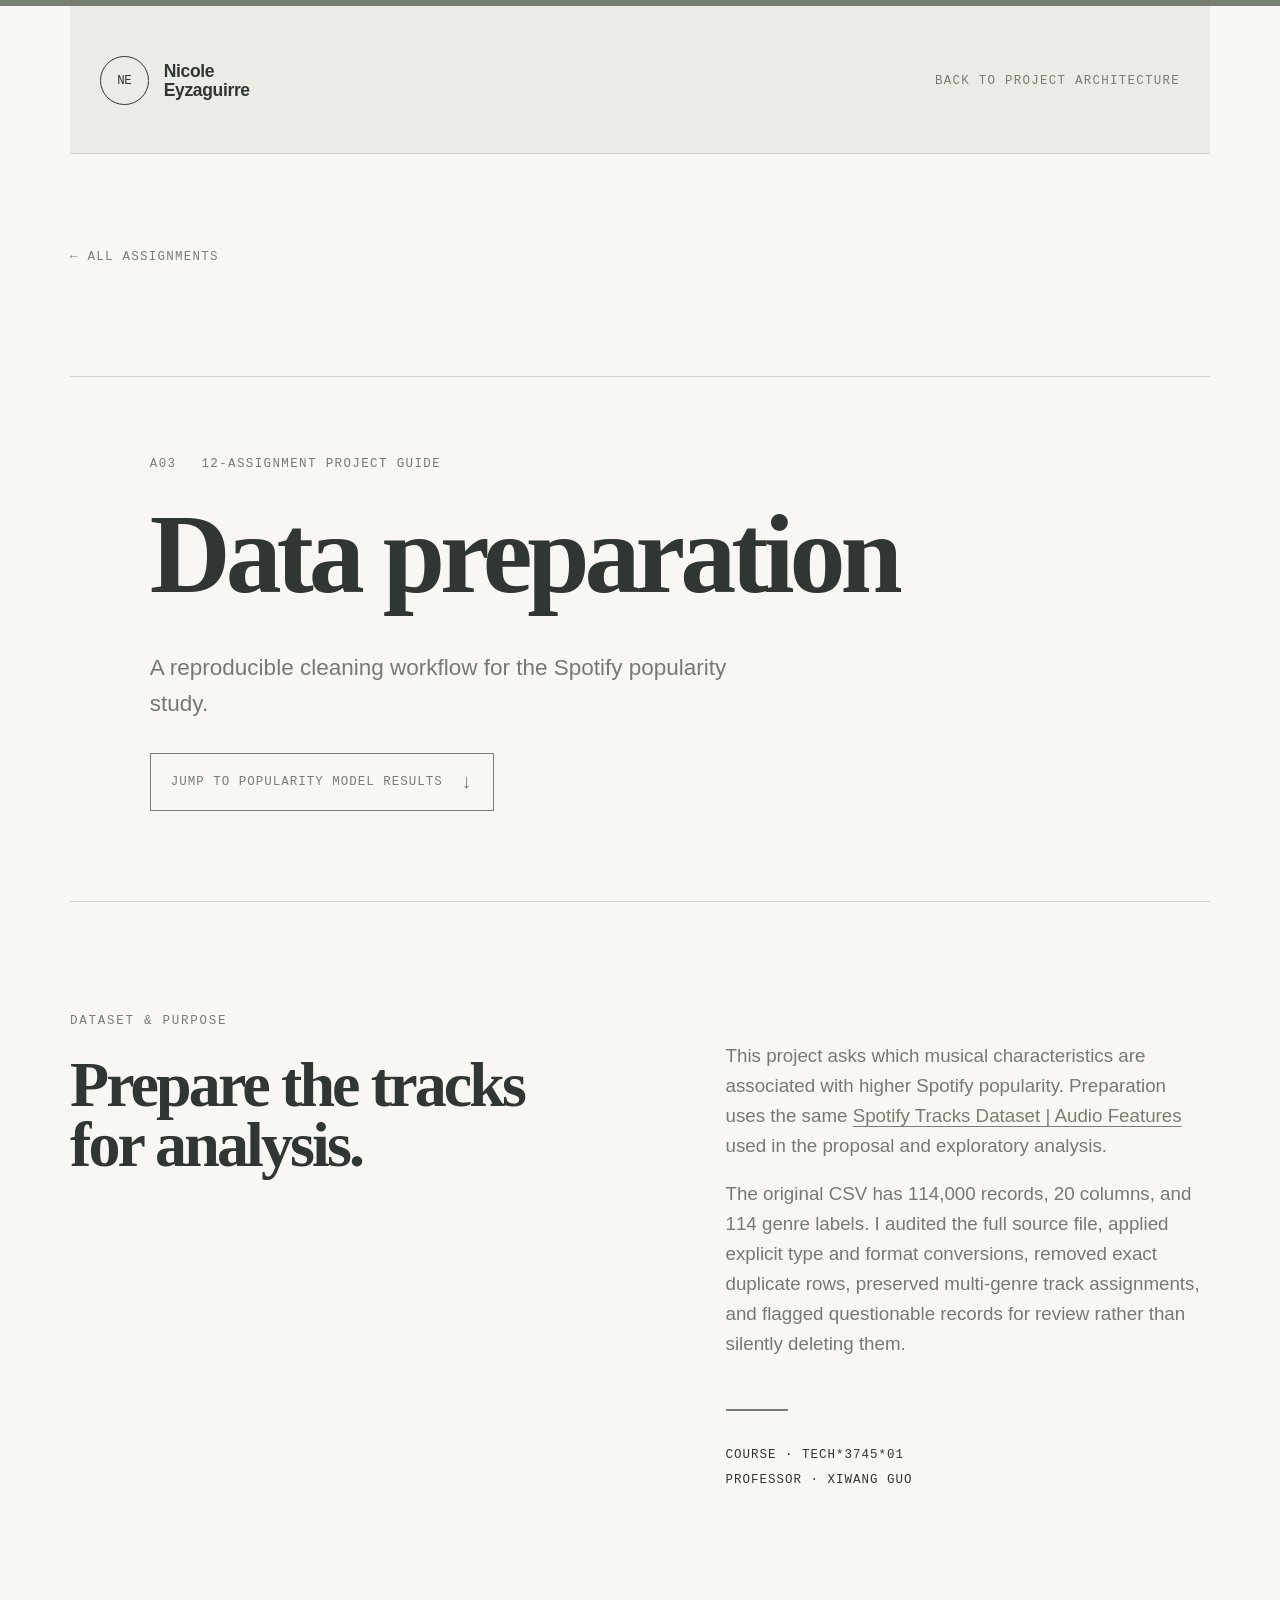
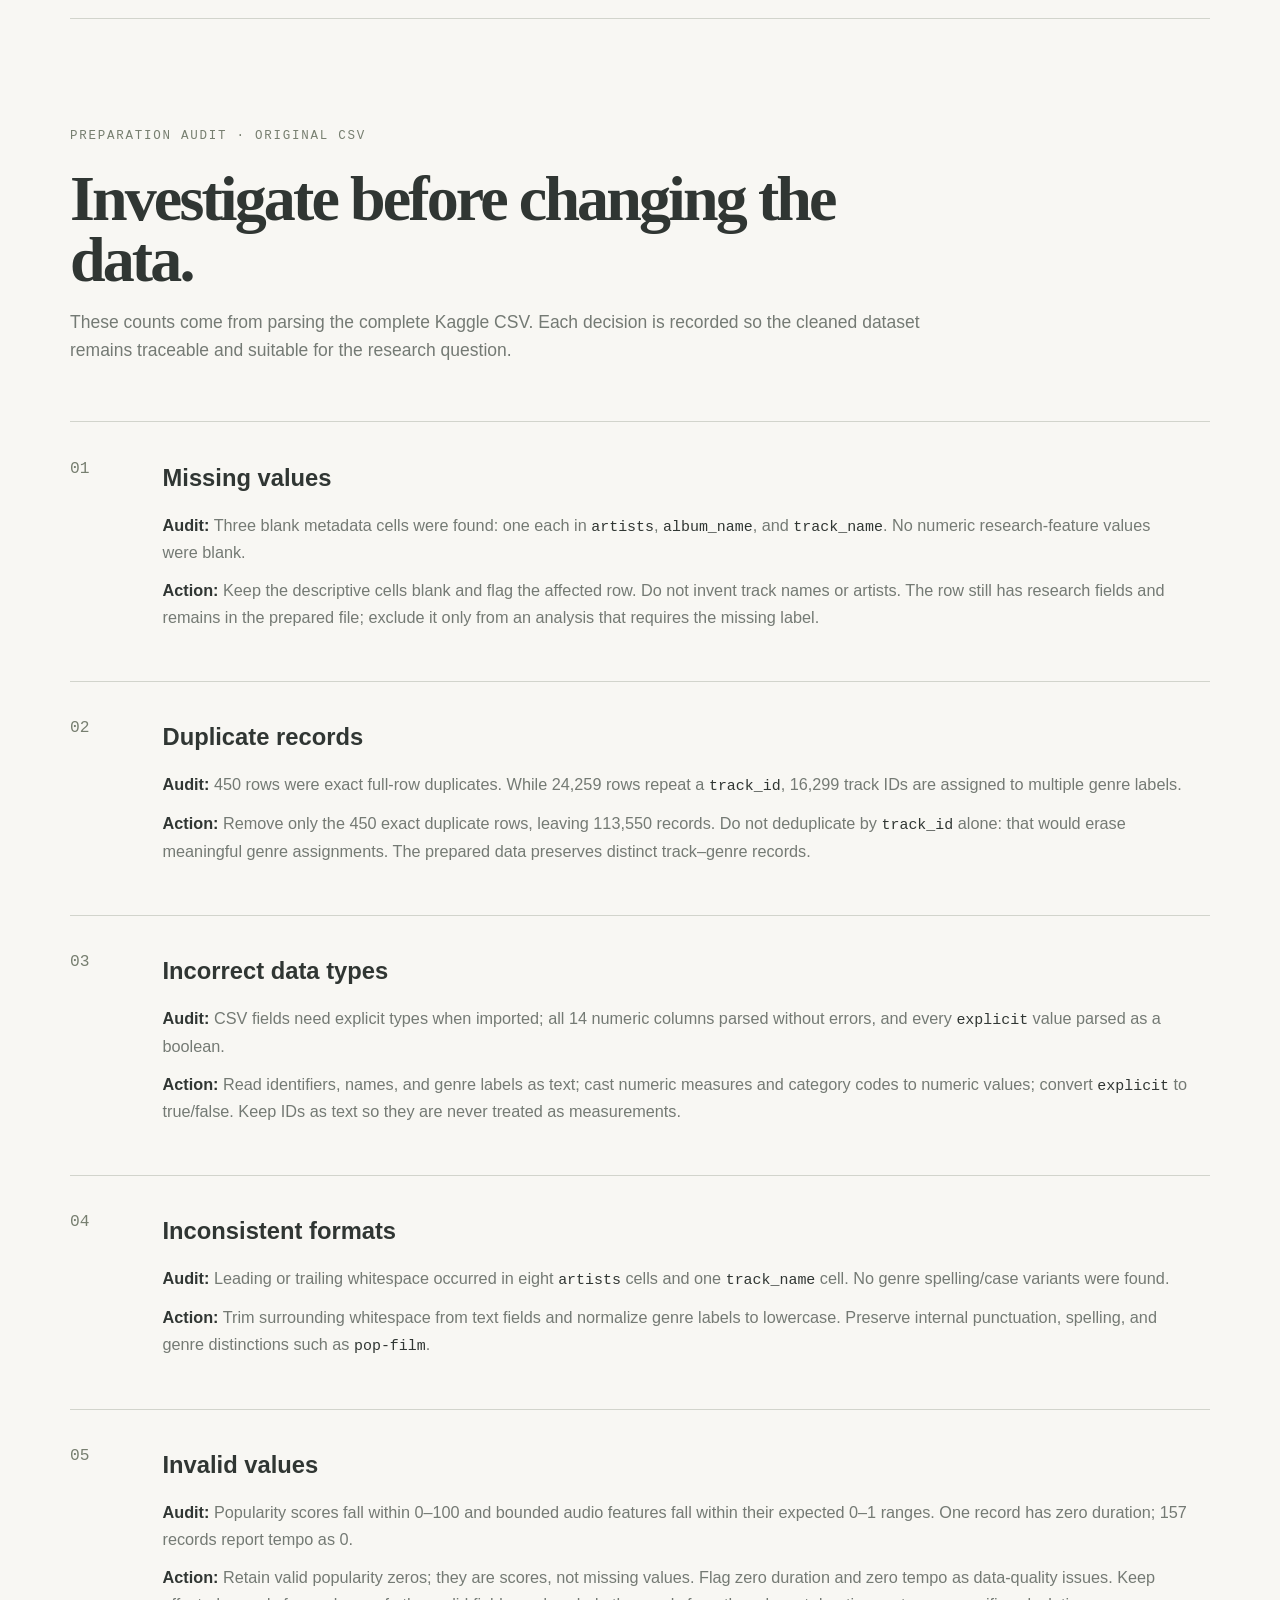
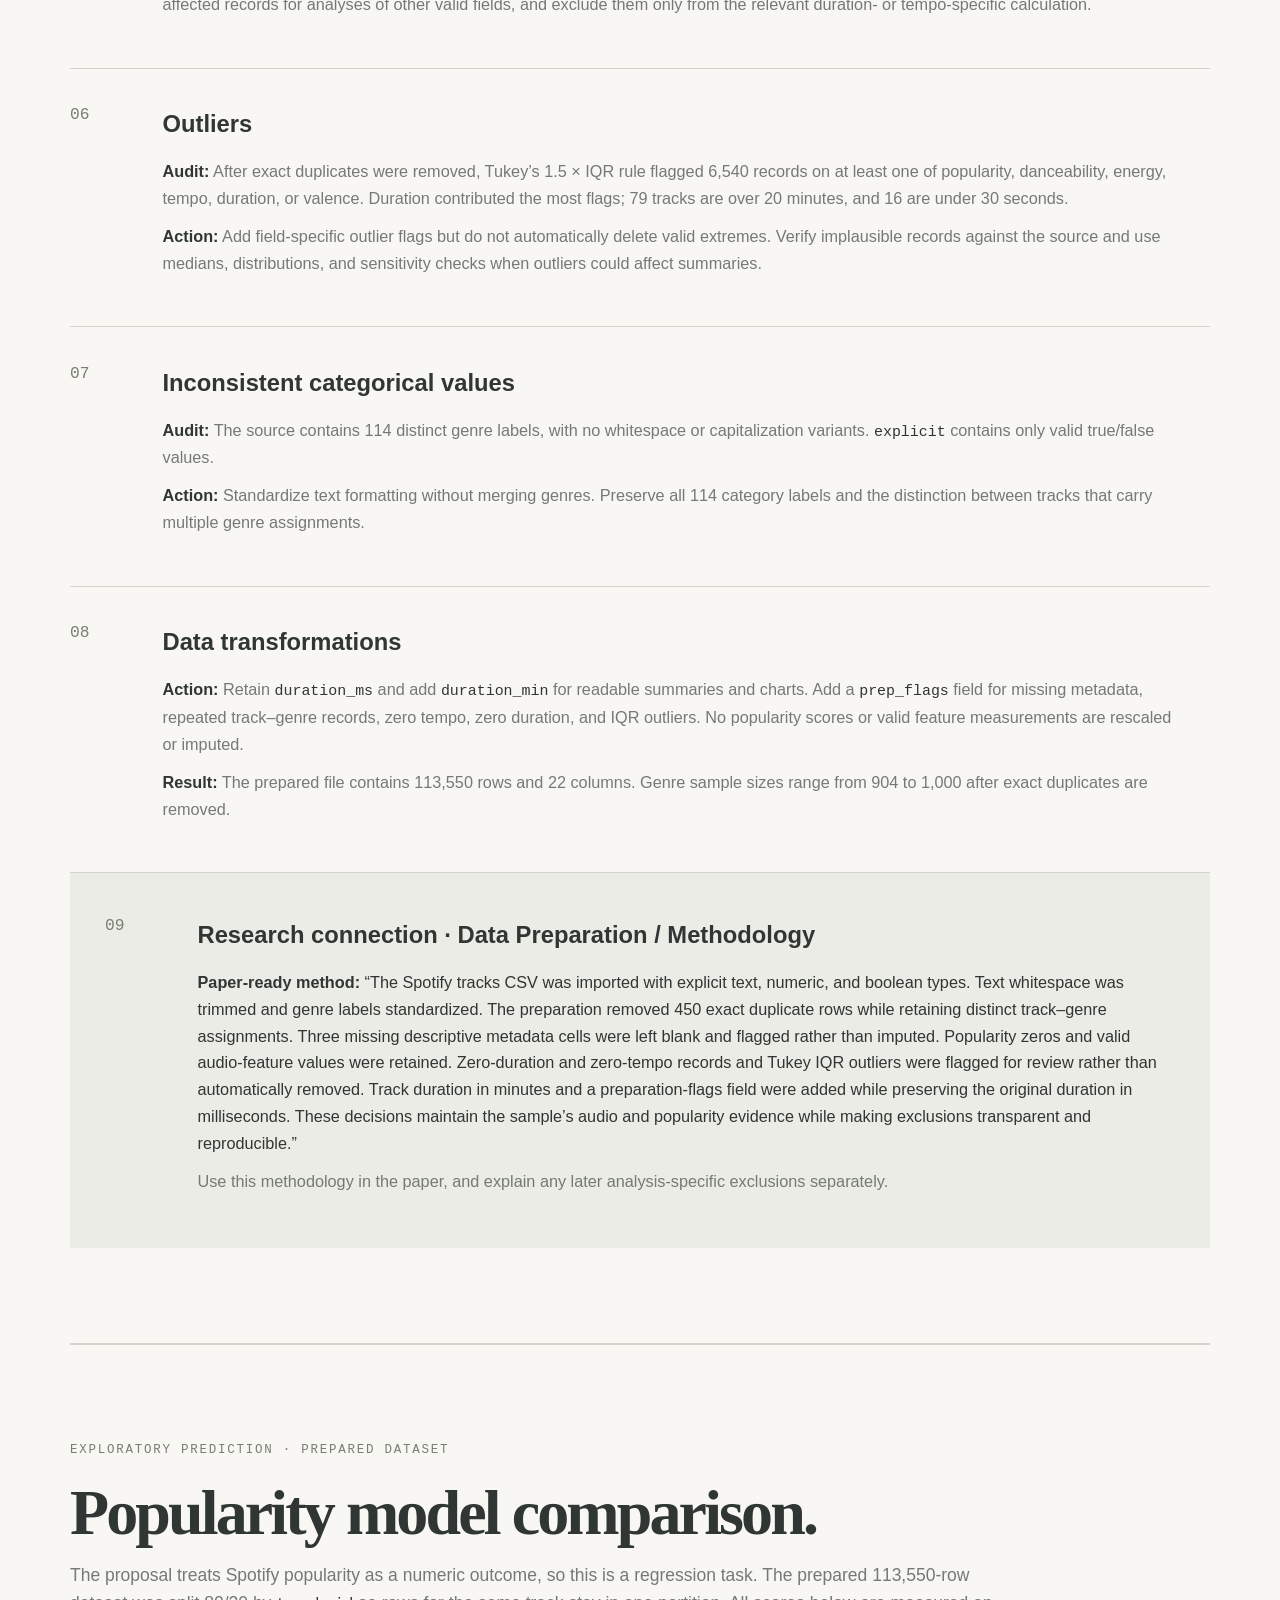
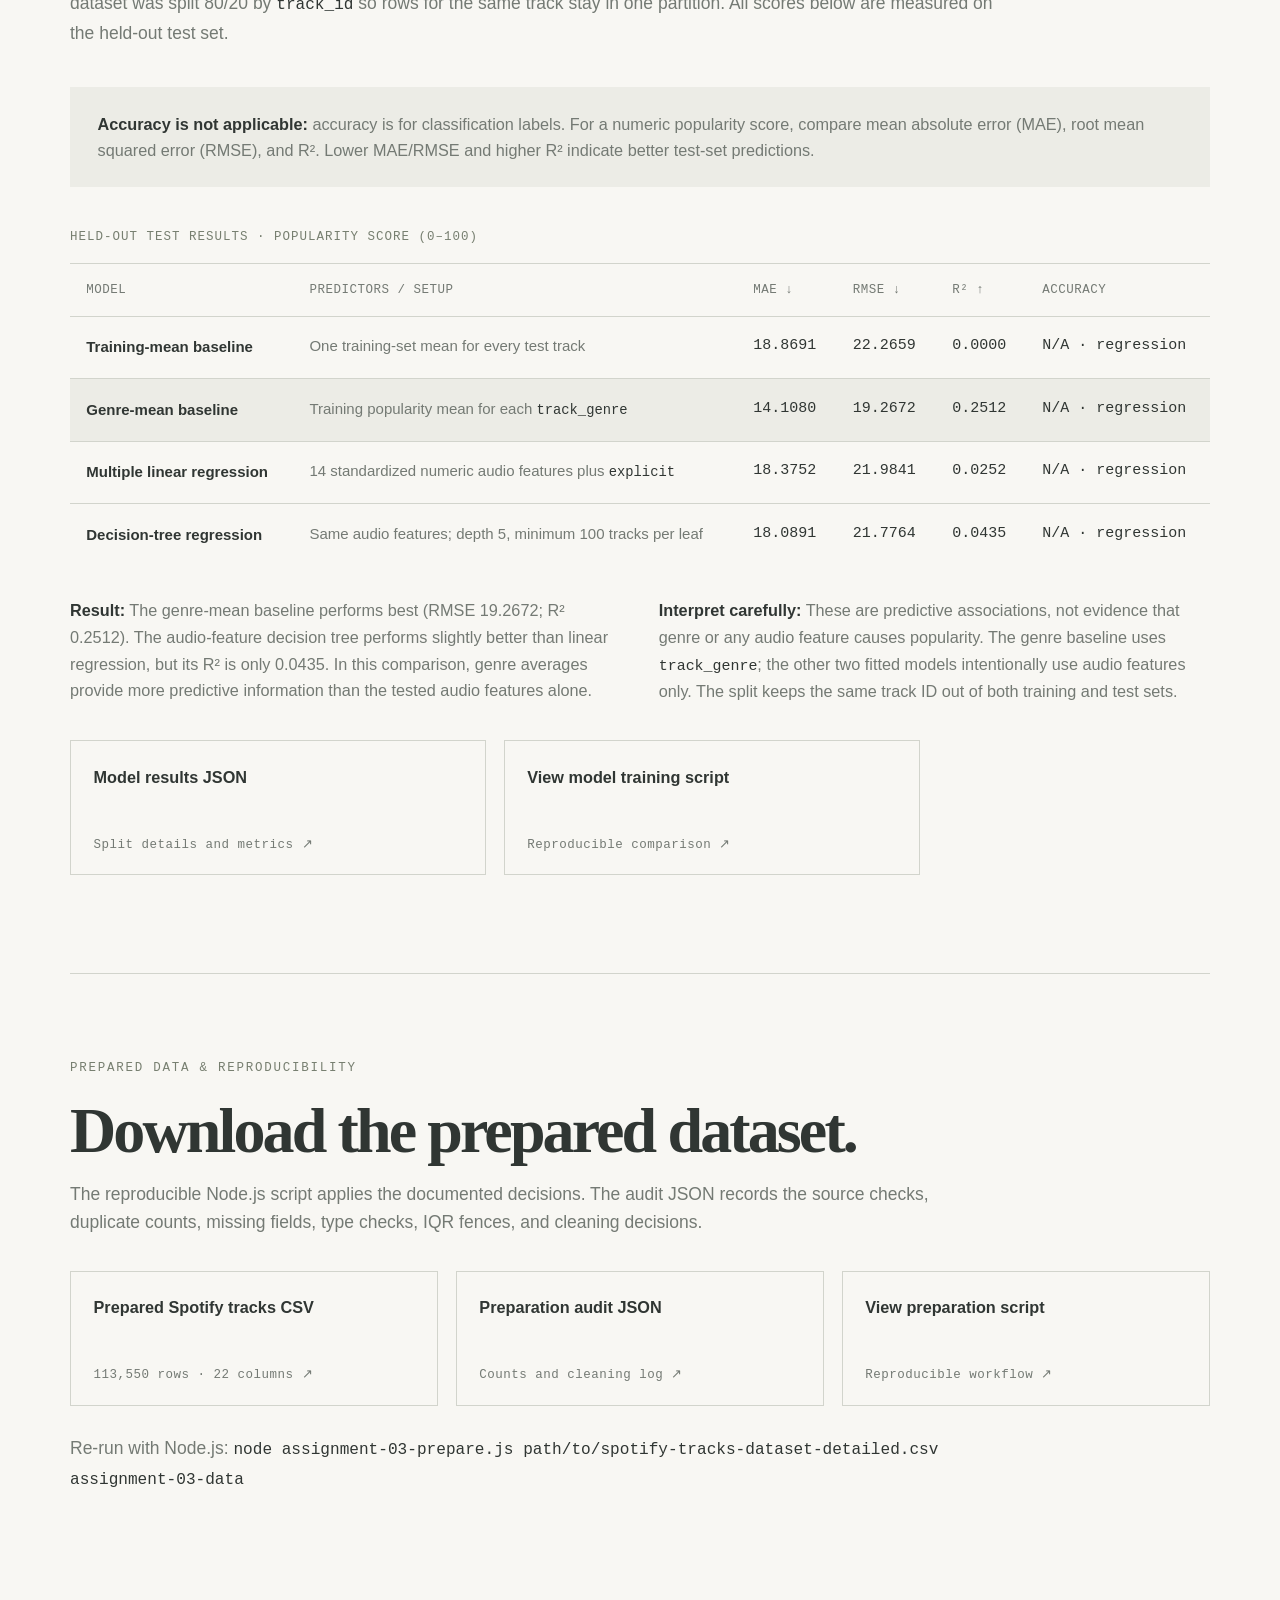
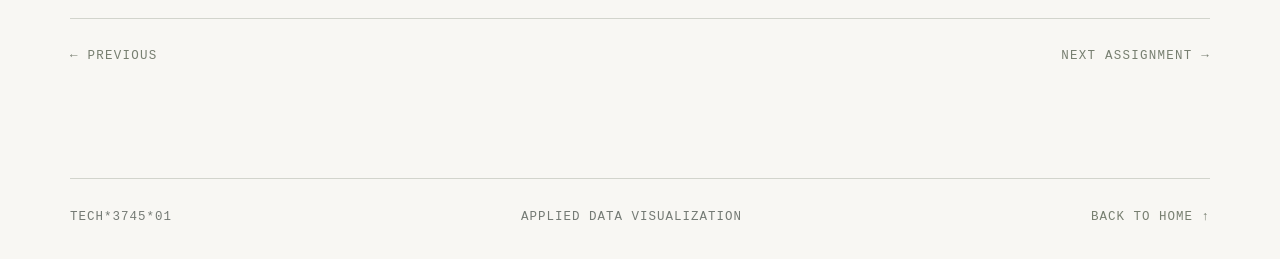
<file: assignment-03.html>
<!doctype html>
<html lang="en">
<head>
  <meta charset="UTF-8">
  <meta name="viewport" content="width=device-width, initial-scale=1.0">
  <meta name="description" content="Data cleaning and reproducible preparation of the Spotify tracks dataset for analysis of song popularity.">
  <title>Assignment 03 | Data Preparation</title>
  <link rel="stylesheet" href="styles.css">
</head>
<body>
  <div class="topline"></div>
  <header class="site-header">
    <a class="brand" href="index.html#top"><span class="brand-mark">NE</span><span class="brand-name">Nicole<br>Eyzaguirre</span></a>
    <a class="back-link" href="index.html#project">Back to project architecture</a>
  </header>
  <main class="assignment-detail section-shell">
    <a class="back-link" href="index.html#project">← All assignments</a>
    <section class="assignment-hero reveal visible">
      <div class="assignment-kicker"><span>A03</span><span>12-assignment project guide</span></div>
      <h1>Data preparation</h1>
      <p class="assignment-summary">A reproducible cleaning workflow for the Spotify popularity study.</p>
      <a class="model-jump-link" href="#model-comparison">Jump to popularity model results <span aria-hidden="true">↓</span></a>
    </section>

    <section class="assignment-content">
      <div>
        <p class="eyebrow">Dataset &amp; purpose</p>
        <h2>Prepare the tracks for analysis.</h2>
      </div>
      <div class="assignment-copy">
        <p>This project asks which musical characteristics are associated with higher Spotify popularity. Preparation uses the same <a class="inline-link" href="https://www.kaggle.com/datasets/saichaitanyareddyai/spotify-tracks-dataset-audio-features" target="_blank" rel="noreferrer">Spotify Tracks Dataset | Audio Features</a> used in the proposal and exploratory analysis.</p>
        <p>The original CSV has 114,000 records, 20 columns, and 114 genre labels. I audited the full source file, applied explicit type and format conversions, removed exact duplicate rows, preserved multi-genre track assignments, and flagged questionable records for review rather than silently deleting them.</p>
        <div class="detail-rule"></div>
        <p class="detail-label">Course · TECH*3745*01<br>Professor · Xiwang Guo</p>
      </div>
    </section>

    <section class="prep-audit" aria-labelledby="prep-audit-title">
      <div class="prep-heading">
        <p class="eyebrow">Preparation audit · original CSV</p>
        <h2 id="prep-audit-title">Investigate before changing the data.</h2>
        <p>These counts come from parsing the complete Kaggle CSV. Each decision is recorded so the cleaned dataset remains traceable and suitable for the research question.</p>
      </div>

      <ol class="prep-task-list">
        <li class="prep-task">
          <span class="prep-task-number">01</span>
          <div>
            <h3>Missing values</h3>
            <p><strong>Audit:</strong> Three blank metadata cells were found: one each in <code>artists</code>, <code>album_name</code>, and <code>track_name</code>. No numeric research-feature values were blank.</p>
            <p><strong>Action:</strong> Keep the descriptive cells blank and flag the affected row. Do not invent track names or artists. The row still has research fields and remains in the prepared file; exclude it only from an analysis that requires the missing label.</p>
          </div>
        </li>
        <li class="prep-task">
          <span class="prep-task-number">02</span>
          <div>
            <h3>Duplicate records</h3>
            <p><strong>Audit:</strong> 450 rows were exact full-row duplicates. While 24,259 rows repeat a <code>track_id</code>, 16,299 track IDs are assigned to multiple genre labels.</p>
            <p><strong>Action:</strong> Remove only the 450 exact duplicate rows, leaving 113,550 records. Do not deduplicate by <code>track_id</code> alone: that would erase meaningful genre assignments. The prepared data preserves distinct track–genre records.</p>
          </div>
        </li>
        <li class="prep-task">
          <span class="prep-task-number">03</span>
          <div>
            <h3>Incorrect data types</h3>
            <p><strong>Audit:</strong> CSV fields need explicit types when imported; all 14 numeric columns parsed without errors, and every <code>explicit</code> value parsed as a boolean.</p>
            <p><strong>Action:</strong> Read identifiers, names, and genre labels as text; cast numeric measures and category codes to numeric values; convert <code>explicit</code> to true/false. Keep IDs as text so they are never treated as measurements.</p>
          </div>
        </li>
        <li class="prep-task">
          <span class="prep-task-number">04</span>
          <div>
            <h3>Inconsistent formats</h3>
            <p><strong>Audit:</strong> Leading or trailing whitespace occurred in eight <code>artists</code> cells and one <code>track_name</code> cell. No genre spelling/case variants were found.</p>
            <p><strong>Action:</strong> Trim surrounding whitespace from text fields and normalize genre labels to lowercase. Preserve internal punctuation, spelling, and genre distinctions such as <code>pop-film</code>.</p>
          </div>
        </li>
        <li class="prep-task">
          <span class="prep-task-number">05</span>
          <div>
            <h3>Invalid values</h3>
            <p><strong>Audit:</strong> Popularity scores fall within 0–100 and bounded audio features fall within their expected 0–1 ranges. One record has zero duration; 157 records report tempo as 0.</p>
            <p><strong>Action:</strong> Retain valid popularity zeros; they are scores, not missing values. Flag zero duration and zero tempo as data-quality issues. Keep affected records for analyses of other valid fields, and exclude them only from the relevant duration- or tempo-specific calculation.</p>
          </div>
        </li>
        <li class="prep-task">
          <span class="prep-task-number">06</span>
          <div>
            <h3>Outliers</h3>
            <p><strong>Audit:</strong> After exact duplicates were removed, Tukey’s 1.5 × IQR rule flagged 6,540 records on at least one of popularity, danceability, energy, tempo, duration, or valence. Duration contributed the most flags; 79 tracks are over 20 minutes, and 16 are under 30 seconds.</p>
            <p><strong>Action:</strong> Add field-specific outlier flags but do not automatically delete valid extremes. Verify implausible records against the source and use medians, distributions, and sensitivity checks when outliers could affect summaries.</p>
          </div>
        </li>
        <li class="prep-task">
          <span class="prep-task-number">07</span>
          <div>
            <h3>Inconsistent categorical values</h3>
            <p><strong>Audit:</strong> The source contains 114 distinct genre labels, with no whitespace or capitalization variants. <code>explicit</code> contains only valid true/false values.</p>
            <p><strong>Action:</strong> Standardize text formatting without merging genres. Preserve all 114 category labels and the distinction between tracks that carry multiple genre assignments.</p>
          </div>
        </li>
        <li class="prep-task">
          <span class="prep-task-number">08</span>
          <div>
            <h3>Data transformations</h3>
            <p><strong>Action:</strong> Retain <code>duration_ms</code> and add <code>duration_min</code> for readable summaries and charts. Add a <code>prep_flags</code> field for missing metadata, repeated track–genre records, zero tempo, zero duration, and IQR outliers. No popularity scores or valid feature measurements are rescaled or imputed.</p>
            <p><strong>Result:</strong> The prepared file contains 113,550 rows and 22 columns. Genre sample sizes range from 904 to 1,000 after exact duplicates are removed.</p>
          </div>
        </li>
        <li class="prep-task prep-research-task">
          <span class="prep-task-number">09</span>
          <div>
            <h3>Research connection · Data Preparation / Methodology</h3>
            <p><strong>Paper-ready method:</strong> “The Spotify tracks CSV was imported with explicit text, numeric, and boolean types. Text whitespace was trimmed and genre labels standardized. The preparation removed 450 exact duplicate rows while retaining distinct track–genre assignments. Three missing descriptive metadata cells were left blank and flagged rather than imputed. Popularity zeros and valid audio-feature values were retained. Zero-duration and zero-tempo records and Tukey IQR outliers were flagged for review rather than automatically removed. Track duration in minutes and a preparation-flags field were added while preserving the original duration in milliseconds. These decisions maintain the sample’s audio and popularity evidence while making exclusions transparent and reproducible.”</p>
            <p>Use this methodology in the paper, and explain any later analysis-specific exclusions separately.</p>
          </div>
        </li>
      </ol>
    </section>

    <section class="model-comparison" id="model-comparison" aria-labelledby="model-comparison-title">
      <div class="model-heading">
        <p class="eyebrow">Exploratory prediction · prepared dataset</p>
        <h2 id="model-comparison-title">Popularity model comparison.</h2>
        <p>The proposal treats Spotify popularity as a numeric outcome, so this is a regression task. The prepared 113,550-row dataset was split 80/20 by <code>track_id</code> so rows for the same track stay in one partition. All scores below are measured on the held-out test set.</p>
      </div>
      <p class="model-metric-note"><strong>Accuracy is not applicable:</strong> accuracy is for classification labels. For a numeric popularity score, compare mean absolute error (MAE), root mean squared error (RMSE), and R². Lower MAE/RMSE and higher R² indicate better test-set predictions.</p>
      <div class="model-table-wrap">
        <table class="model-table">
          <caption>Held-out test results · popularity score (0–100)</caption>
          <thead>
            <tr>
              <th scope="col">Model</th>
              <th scope="col">Predictors / setup</th>
              <th scope="col">MAE ↓</th>
              <th scope="col">RMSE ↓</th>
              <th scope="col">R² ↑</th>
              <th scope="col">Accuracy</th>
            </tr>
          </thead>
          <tbody>
            <tr>
              <th scope="row">Training-mean baseline</th>
              <td>One training-set mean for every test track</td>
              <td>18.8691</td>
              <td>22.2659</td>
              <td>0.0000</td>
              <td>N/A · regression</td>
            </tr>
            <tr>
              <th scope="row">Genre-mean baseline</th>
              <td>Training popularity mean for each <code>track_genre</code></td>
              <td>14.1080</td>
              <td>19.2672</td>
              <td>0.2512</td>
              <td>N/A · regression</td>
            </tr>
            <tr>
              <th scope="row">Multiple linear regression</th>
              <td>14 standardized numeric audio features plus <code>explicit</code></td>
              <td>18.3752</td>
              <td>21.9841</td>
              <td>0.0252</td>
              <td>N/A · regression</td>
            </tr>
            <tr>
              <th scope="row">Decision-tree regression</th>
              <td>Same audio features; depth 5, minimum 100 tracks per leaf</td>
              <td>18.0891</td>
              <td>21.7764</td>
              <td>0.0435</td>
              <td>N/A · regression</td>
            </tr>
          </tbody>
        </table>
      </div>
      <div class="model-interpretation">
        <p><strong>Result:</strong> The genre-mean baseline performs best (RMSE 19.2672; R² 0.2512). The audio-feature decision tree performs slightly better than linear regression, but its R² is only 0.0435. In this comparison, genre averages provide more predictive information than the tested audio features alone.</p>
        <p><strong>Interpret carefully:</strong> These are predictive associations, not evidence that genre or any audio feature causes popularity. The genre baseline uses <code>track_genre</code>; the other two fitted models intentionally use audio features only. The split keeps the same track ID out of both training and test sets.</p>
      </div>
      <div class="prep-links model-links">
        <a href="assignment-03-data/model-comparison.json">Model results JSON <span>Split details and metrics ↗</span></a>
        <a href="assignment-03-models.js">View model training script <span>Reproducible comparison ↗</span></a>
      </div>
    </section>

    <section class="prep-deliverables">
      <p class="eyebrow">Prepared data &amp; reproducibility</p>
      <h2>Download the prepared dataset.</h2>
      <p>The reproducible Node.js script applies the documented decisions. The audit JSON records the source checks, duplicate counts, missing fields, type checks, IQR fences, and cleaning decisions.</p>
      <div class="prep-links">
        <a href="assignment-03-data/spotify-tracks-prepared.csv" download>Prepared Spotify tracks CSV <span>113,550 rows · 22 columns ↗</span></a>
        <a href="assignment-03-data/preparation-audit.json">Preparation audit JSON <span>Counts and cleaning log ↗</span></a>
        <a href="assignment-03-prepare.js">View preparation script <span>Reproducible workflow ↗</span></a>
      </div>
      <p class="prep-note">Re-run with Node.js: <code>node assignment-03-prepare.js path/to/spotify-tracks-dataset-detailed.csv assignment-03-data</code></p>
    </section>

    <nav class="assignment-pager"><a href="assignment-02.html">← Previous</a><a href="assignment-04.html">Next assignment →</a></nav>
  </main>
  <footer class="site-footer section-shell"><span>TECH*3745*01</span><span>Applied Data Visualization</span><a href="index.html#top">Back to home ↑</a></footer>
</body>
</html>
</file>
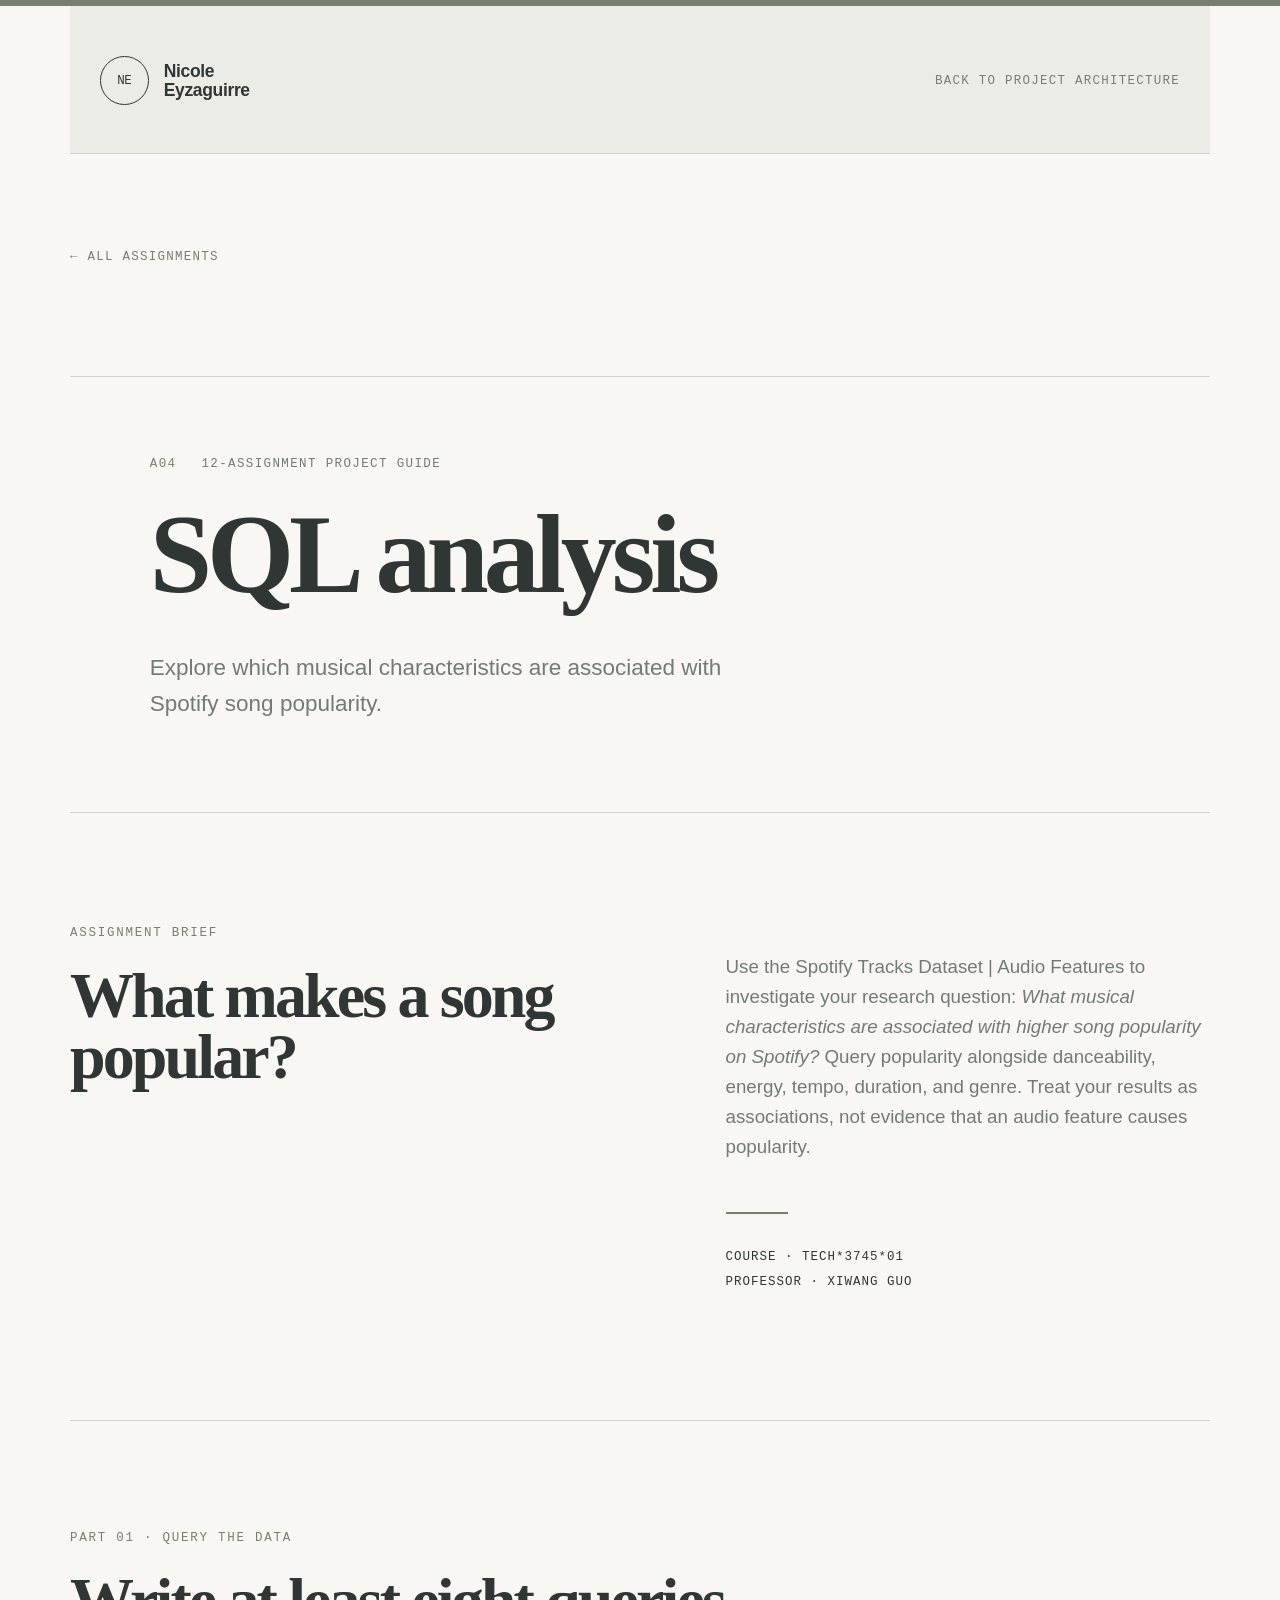
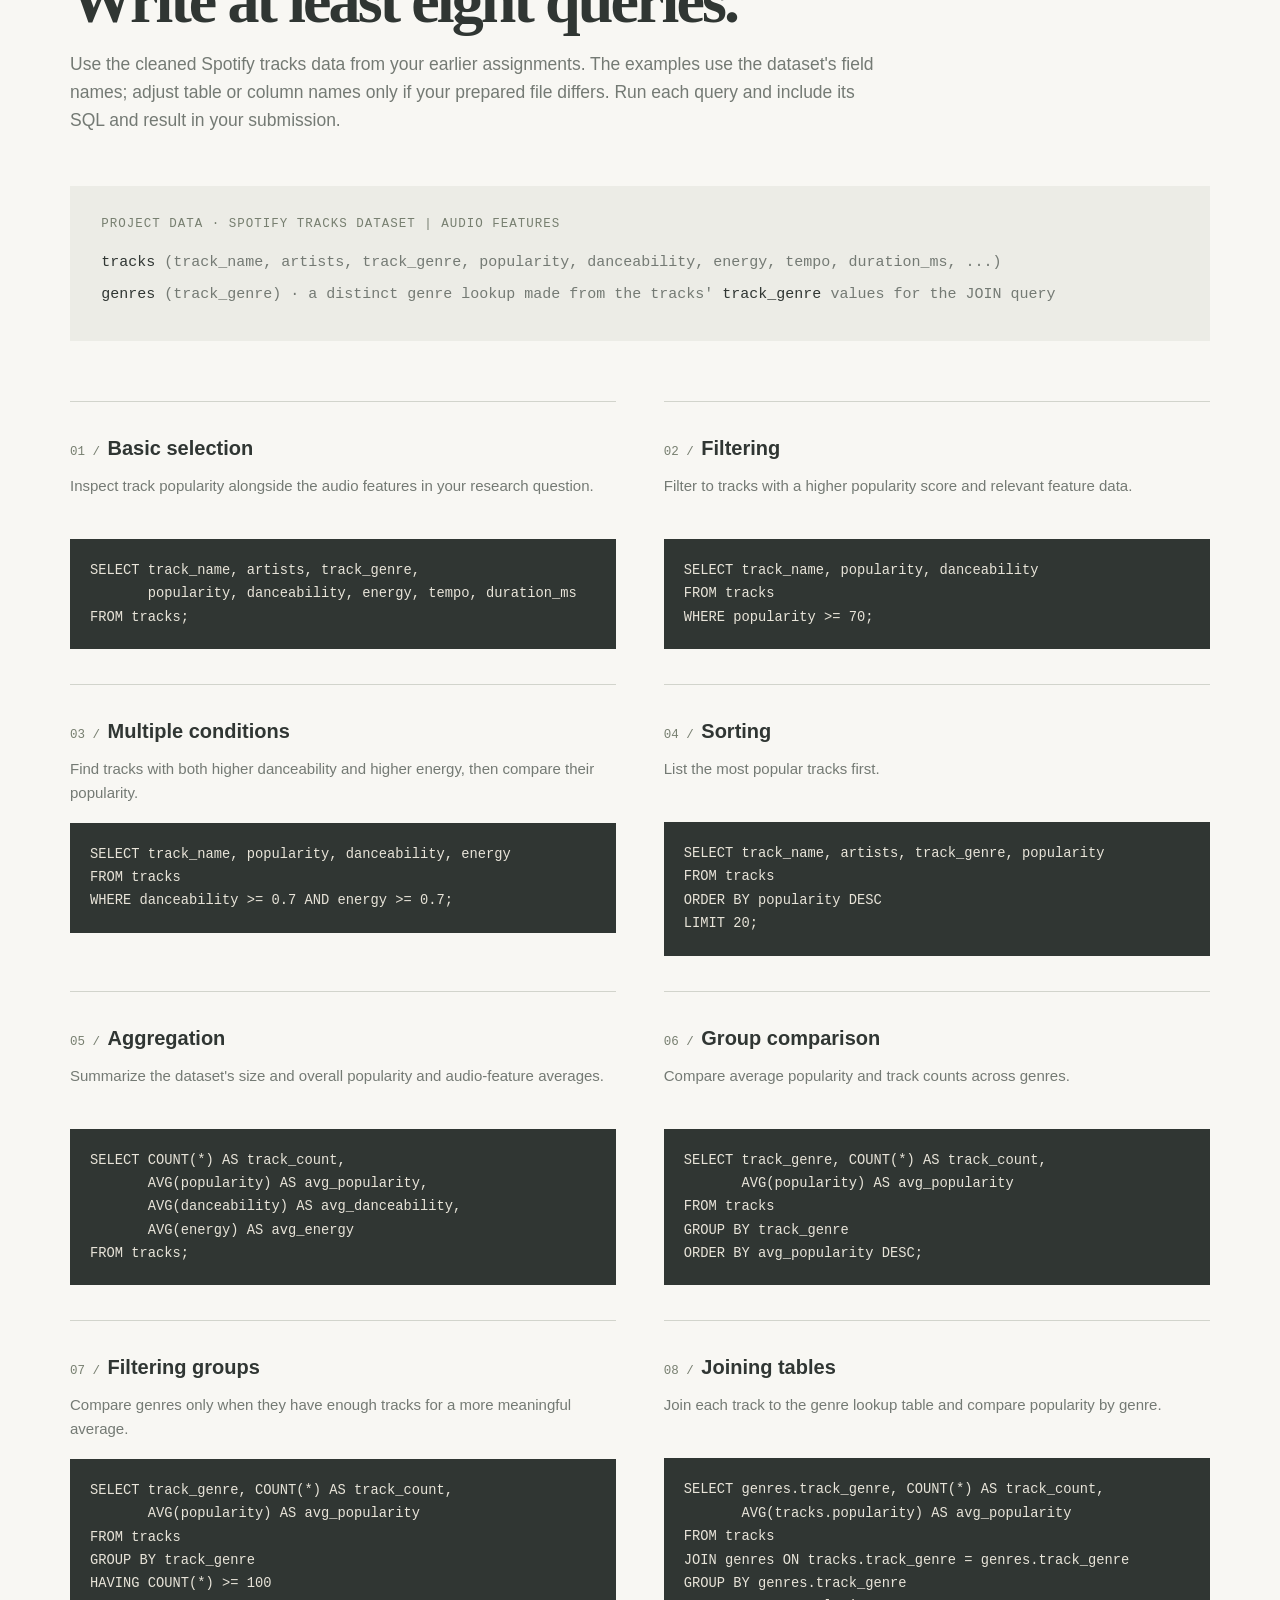
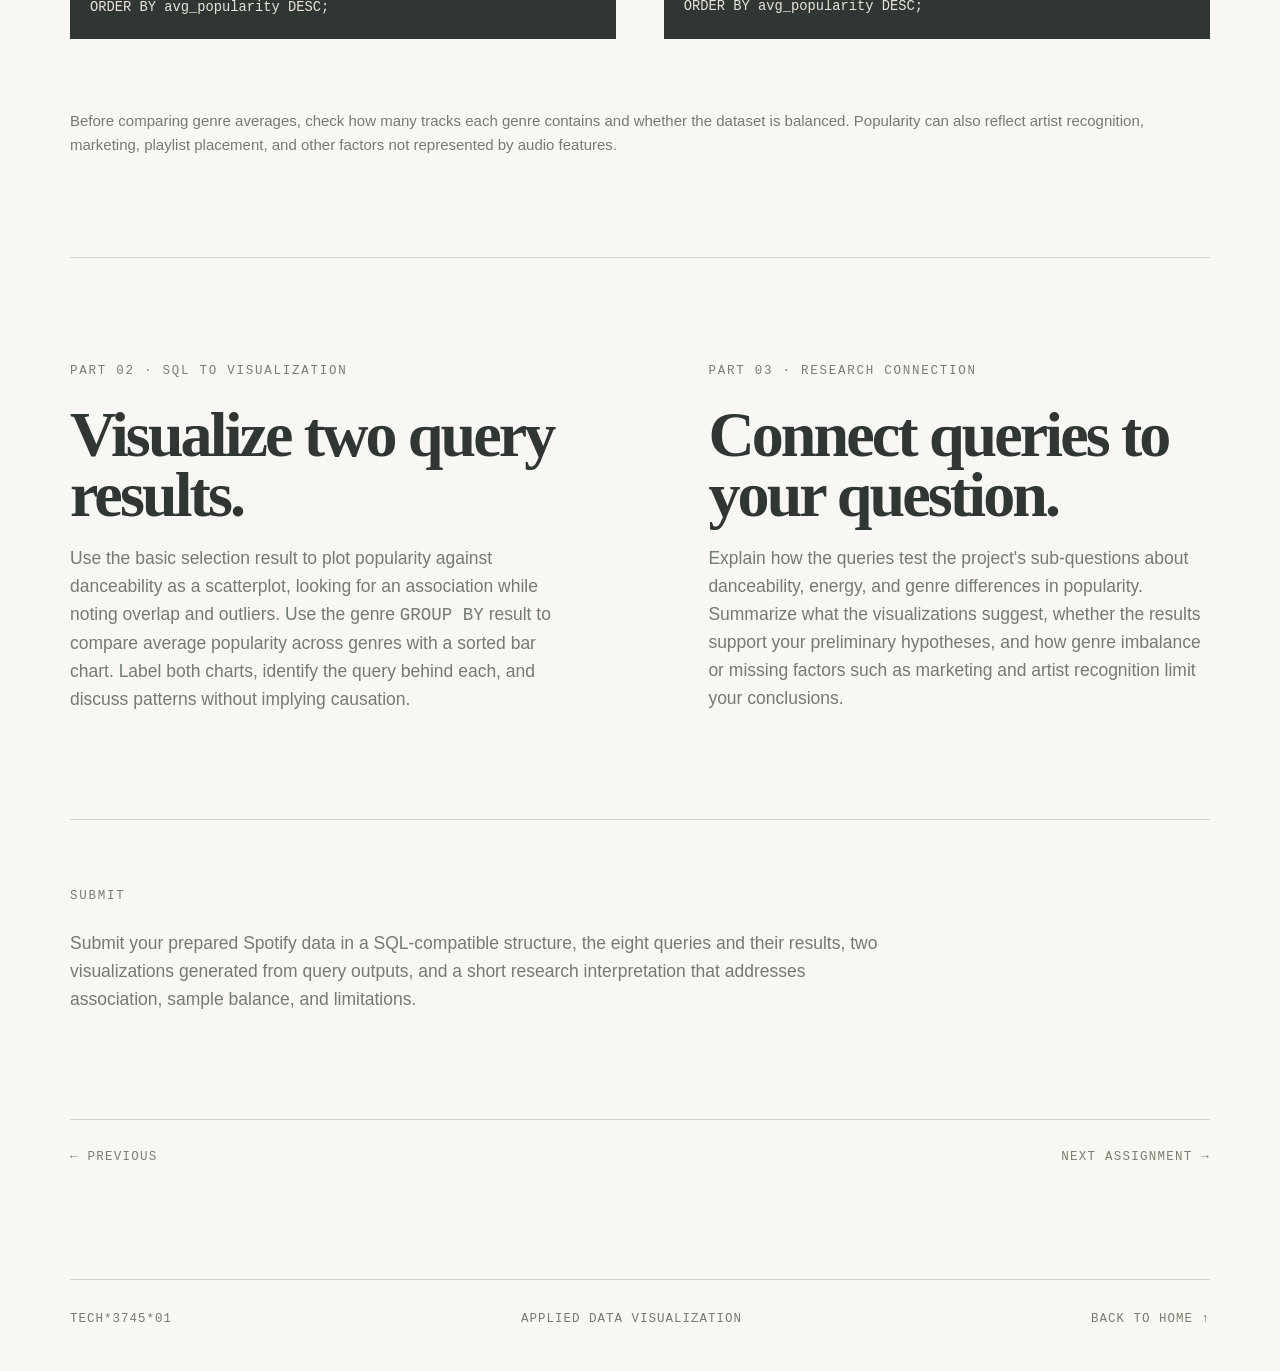
<file: assignment-04.html>
<!doctype html>
<html lang="en">
<head>
  <meta charset="UTF-8">
  <meta name="viewport" content="width=device-width, initial-scale=1.0">
  <title>Assignment 04 | SQL Analysis</title>
  <link rel="stylesheet" href="styles.css">
</head>
<body>
  <div class="topline"></div>
  <header class="site-header">
    <a class="brand" href="index.html#top"><span class="brand-mark">NE</span><span class="brand-name">Nicole<br>Eyzaguirre</span></a>
    <a class="back-link" href="index.html#project">Back to project architecture</a>
  </header>
  <main class="assignment-detail section-shell">
    <a class="back-link" href="index.html#project">← All assignments</a>
    <section class="assignment-hero reveal visible">
      <div class="assignment-kicker"><span>A04</span><span>12-assignment project guide</span></div>
      <h1>SQL analysis</h1>
      <p class="assignment-summary">Explore which musical characteristics are associated with Spotify song popularity.</p>
    </section>

    <section class="assignment-content">
      <div>
        <p class="eyebrow">Assignment brief</p>
        <h2>What makes a song popular?</h2>
      </div>
      <div class="assignment-copy">
        <p>Use the Spotify Tracks Dataset | Audio Features to investigate your research question: <em>What musical characteristics are associated with higher song popularity on Spotify?</em> Query popularity alongside danceability, energy, tempo, duration, and genre. Treat your results as associations, not evidence that an audio feature causes popularity.</p>
        <div class="detail-rule"></div>
        <p class="detail-label">Course · TECH*3745*01<br>Professor · Xiwang Guo</p>
      </div>
    </section>

    <section class="sql-lab" aria-labelledby="sql-queries-title">
      <div class="sql-section-heading">
        <p class="eyebrow">Part 01 · Query the data</p>
        <h2 id="sql-queries-title">Write at least eight queries.</h2>
        <p>Use the cleaned Spotify tracks data from your earlier assignments. The examples use the dataset's field names; adjust table or column names only if your prepared file differs. Run each query and include its SQL and result in your submission.</p>
      </div>
      <div class="sql-schema">
        <p class="sql-label">Project data · Spotify Tracks Dataset | Audio Features</p>
        <p><code>tracks</code> (track_name, artists, track_genre, popularity, danceability, energy, tempo, duration_ms, ...)</p>
        <p><code>genres</code> (track_genre) · a distinct genre lookup made from the tracks' <code>track_genre</code> values for the JOIN query</p>
      </div>
      <ol class="sql-query-list">
        <li>
          <h3>Basic selection</h3>
          <p>Inspect track popularity alongside the audio features in your research question.</p>
          <pre><code>SELECT track_name, artists, track_genre,
       popularity, danceability, energy, tempo, duration_ms
FROM tracks;</code></pre>
        </li>
        <li>
          <h3>Filtering</h3>
          <p>Filter to tracks with a higher popularity score and relevant feature data.</p>
          <pre><code>SELECT track_name, popularity, danceability
FROM tracks
WHERE popularity &gt;= 70;</code></pre>
        </li>
        <li>
          <h3>Multiple conditions</h3>
          <p>Find tracks with both higher danceability and higher energy, then compare their popularity.</p>
          <pre><code>SELECT track_name, popularity, danceability, energy
FROM tracks
WHERE danceability &gt;= 0.7 AND energy &gt;= 0.7;</code></pre>
        </li>
        <li>
          <h3>Sorting</h3>
          <p>List the most popular tracks first.</p>
          <pre><code>SELECT track_name, artists, track_genre, popularity
FROM tracks
ORDER BY popularity DESC
LIMIT 20;</code></pre>
        </li>
        <li>
          <h3>Aggregation</h3>
          <p>Summarize the dataset's size and overall popularity and audio-feature averages.</p>
          <pre><code>SELECT COUNT(*) AS track_count,
       AVG(popularity) AS avg_popularity,
       AVG(danceability) AS avg_danceability,
       AVG(energy) AS avg_energy
FROM tracks;</code></pre>
        </li>
        <li>
          <h3>Group comparison</h3>
          <p>Compare average popularity and track counts across genres.</p>
          <pre><code>SELECT track_genre, COUNT(*) AS track_count,
       AVG(popularity) AS avg_popularity
FROM tracks
GROUP BY track_genre
ORDER BY avg_popularity DESC;</code></pre>
        </li>
        <li>
          <h3>Filtering groups</h3>
          <p>Compare genres only when they have enough tracks for a more meaningful average.</p>
          <pre><code>SELECT track_genre, COUNT(*) AS track_count,
       AVG(popularity) AS avg_popularity
FROM tracks
GROUP BY track_genre
HAVING COUNT(*) &gt;= 100
ORDER BY avg_popularity DESC;</code></pre>
        </li>
        <li>
          <h3>Joining tables</h3>
          <p>Join each track to the genre lookup table and compare popularity by genre.</p>
          <pre><code>SELECT genres.track_genre, COUNT(*) AS track_count,
       AVG(tracks.popularity) AS avg_popularity
FROM tracks
JOIN genres ON tracks.track_genre = genres.track_genre
GROUP BY genres.track_genre
ORDER BY avg_popularity DESC;</code></pre>
        </li>
      </ol>
      <p class="sql-note">Before comparing genre averages, check how many tracks each genre contains and whether the dataset is balanced. Popularity can also reflect artist recognition, marketing, playlist placement, and other factors not represented by audio features.</p>
    </section>

    <section class="sql-outcomes">
      <article>
        <p class="eyebrow">Part 02 · SQL to visualization</p>
        <h2>Visualize two query results.</h2>
        <p>Use the basic selection result to plot popularity against danceability as a scatterplot, looking for an association while noting overlap and outliers. Use the genre <code>GROUP BY</code> result to compare average popularity across genres with a sorted bar chart. Label both charts, identify the query behind each, and discuss patterns without implying causation.</p>
      </article>
      <article>
        <p class="eyebrow">Part 03 · Research connection</p>
        <h2>Connect queries to your question.</h2>
        <p>Explain how the queries test the project's sub-questions about danceability, energy, and genre differences in popularity. Summarize what the visualizations suggest, whether the results support your preliminary hypotheses, and how genre imbalance or missing factors such as marketing and artist recognition limit your conclusions.</p>
      </article>
    </section>

    <section class="sql-submission">
      <p class="eyebrow">Submit</p>
      <p>Submit your prepared Spotify data in a SQL-compatible structure, the eight queries and their results, two visualizations generated from query outputs, and a short research interpretation that addresses association, sample balance, and limitations.</p>
    </section>

    <nav class="assignment-pager"><a href="assignment-03.html">← Previous</a><a href="assignment-05.html">Next assignment →</a></nav>
  </main>
  <footer class="site-footer section-shell"><span>TECH*3745*01</span><span>Applied Data Visualization</span><a href="index.html#top">Back to home ↑</a></footer>
</body>
</html>
</file>
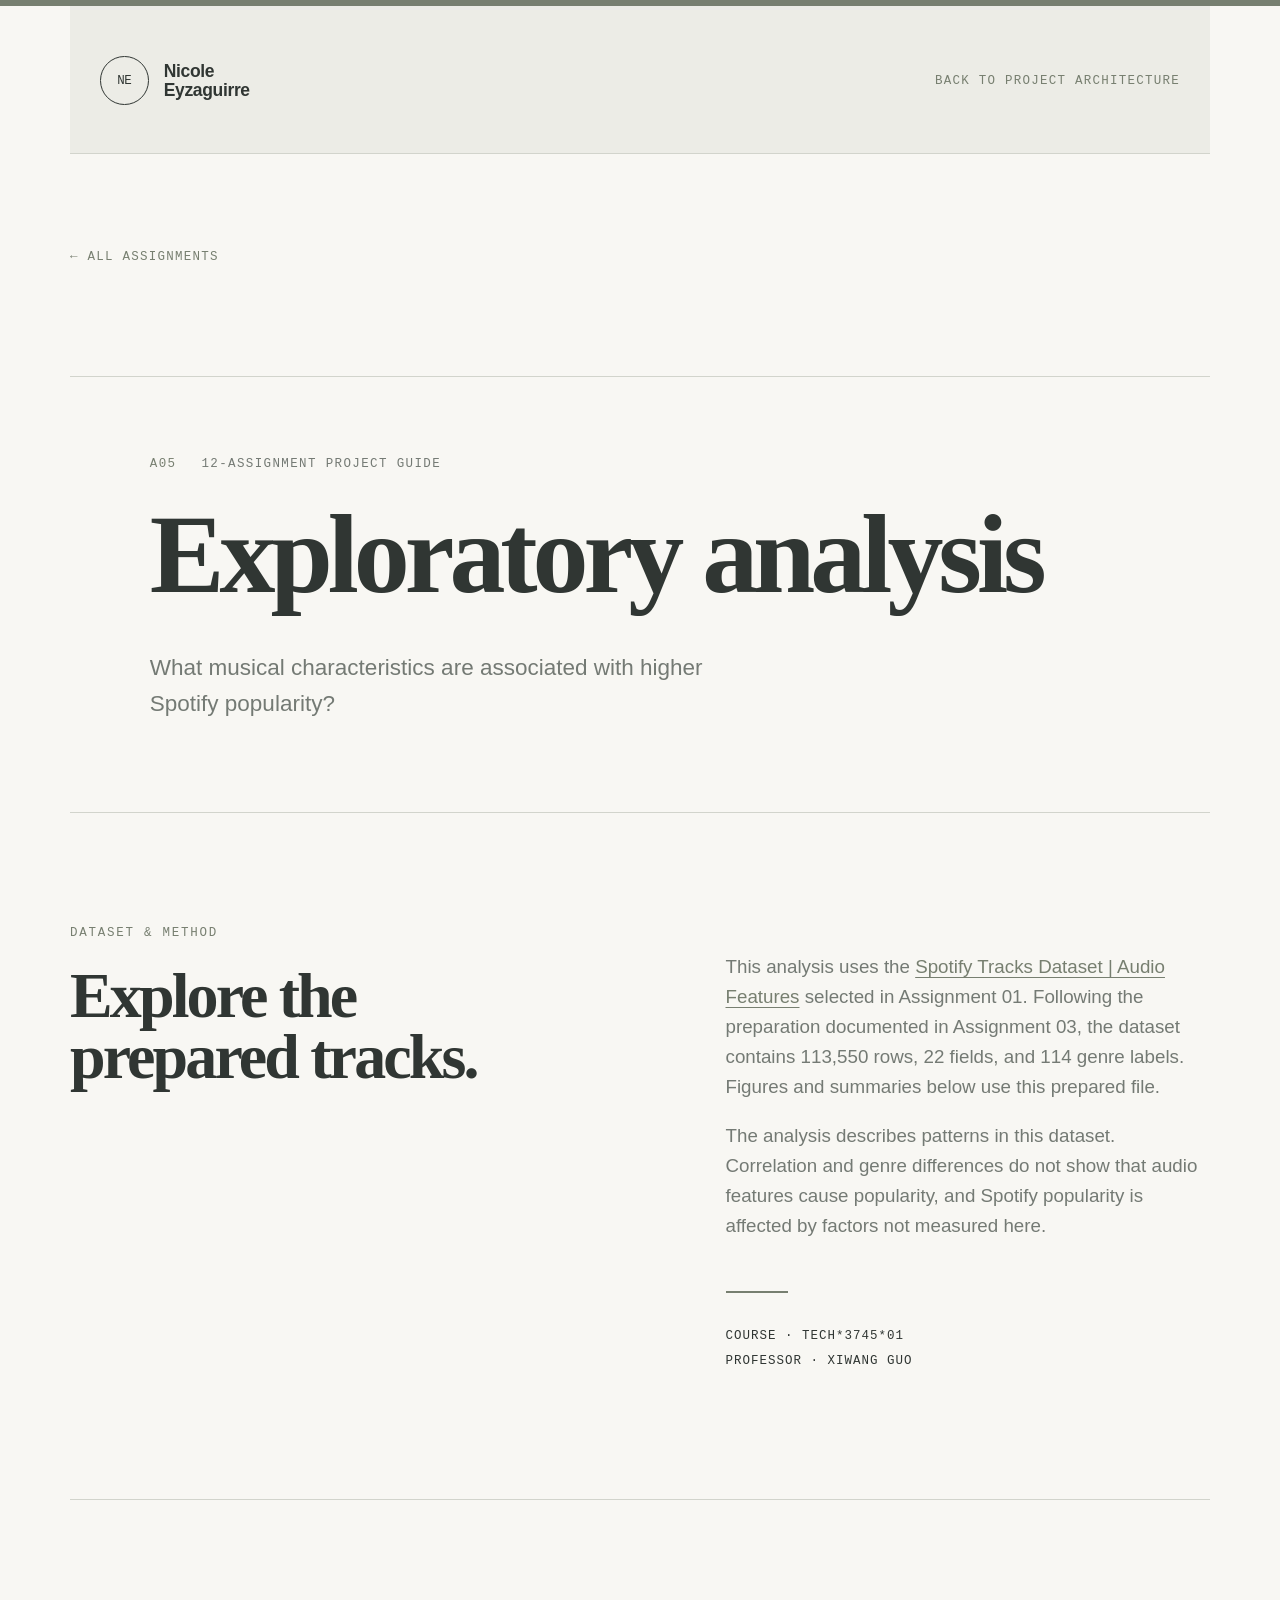
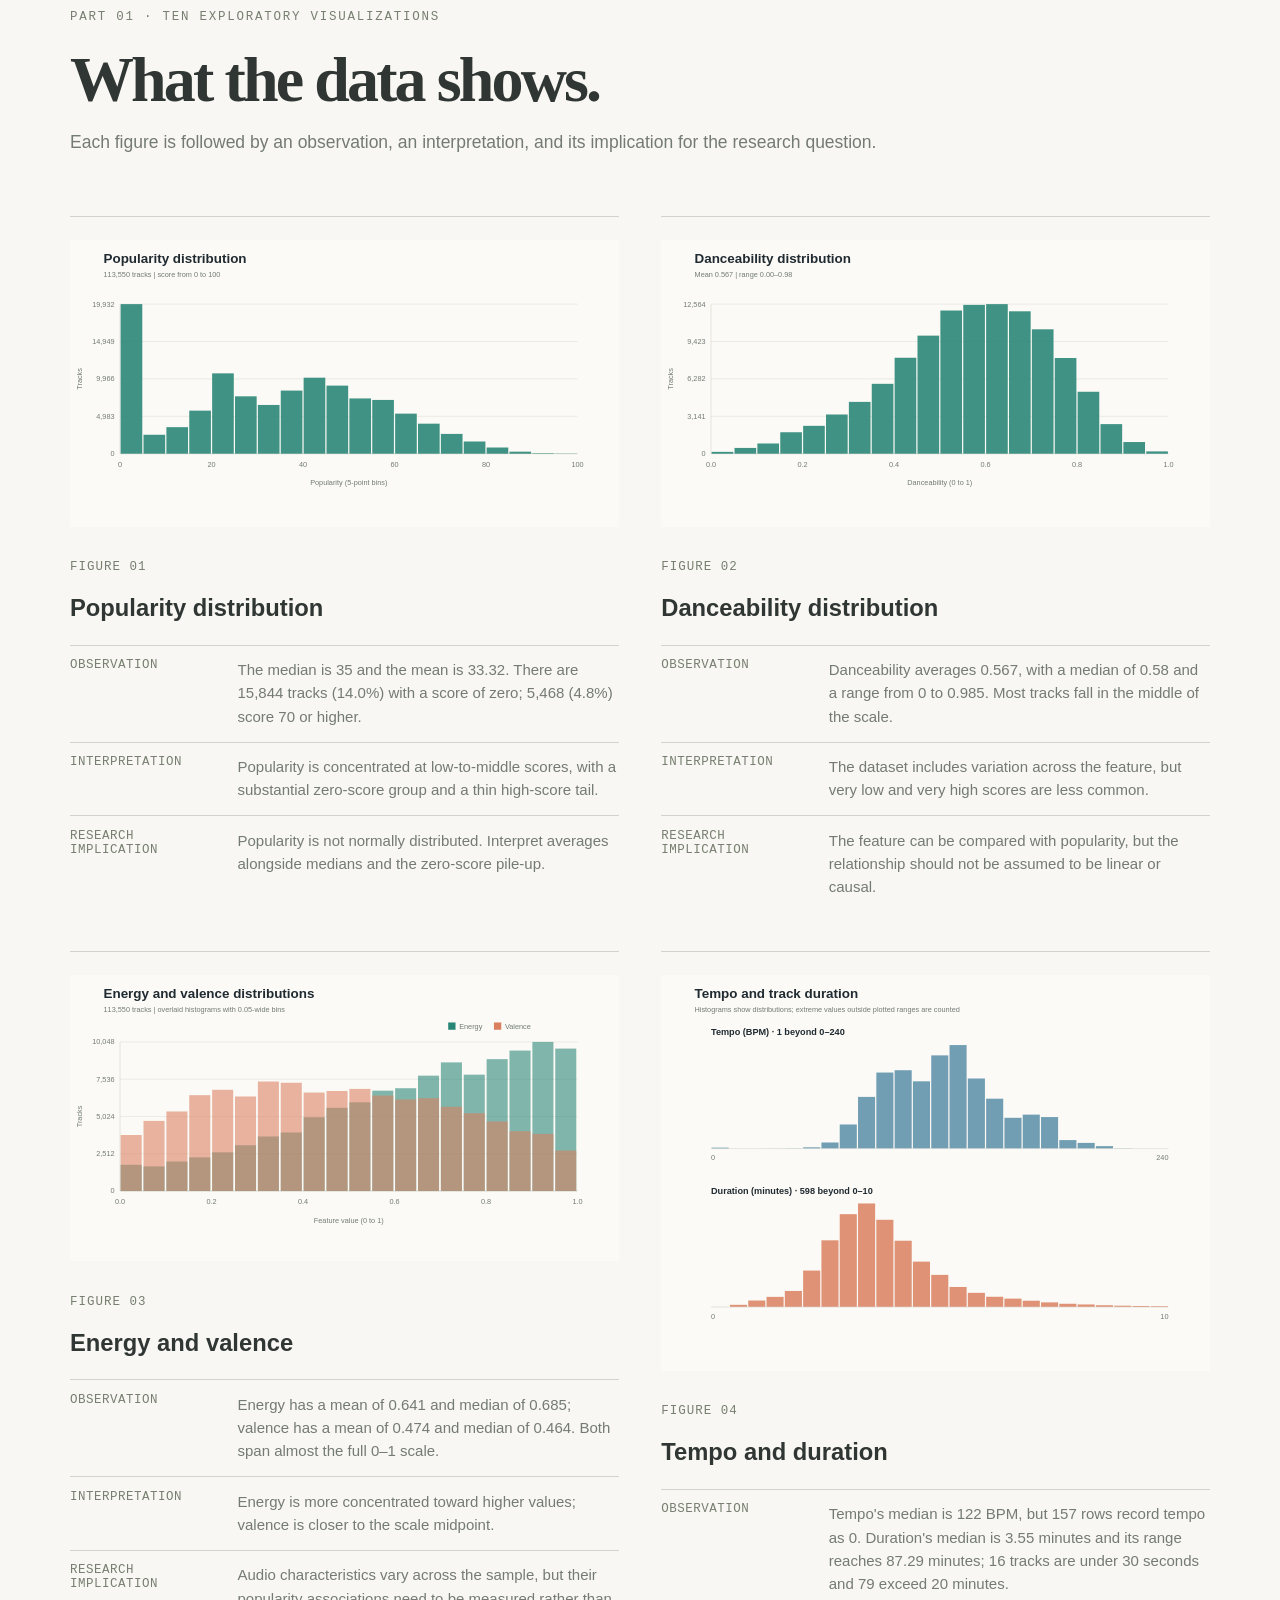
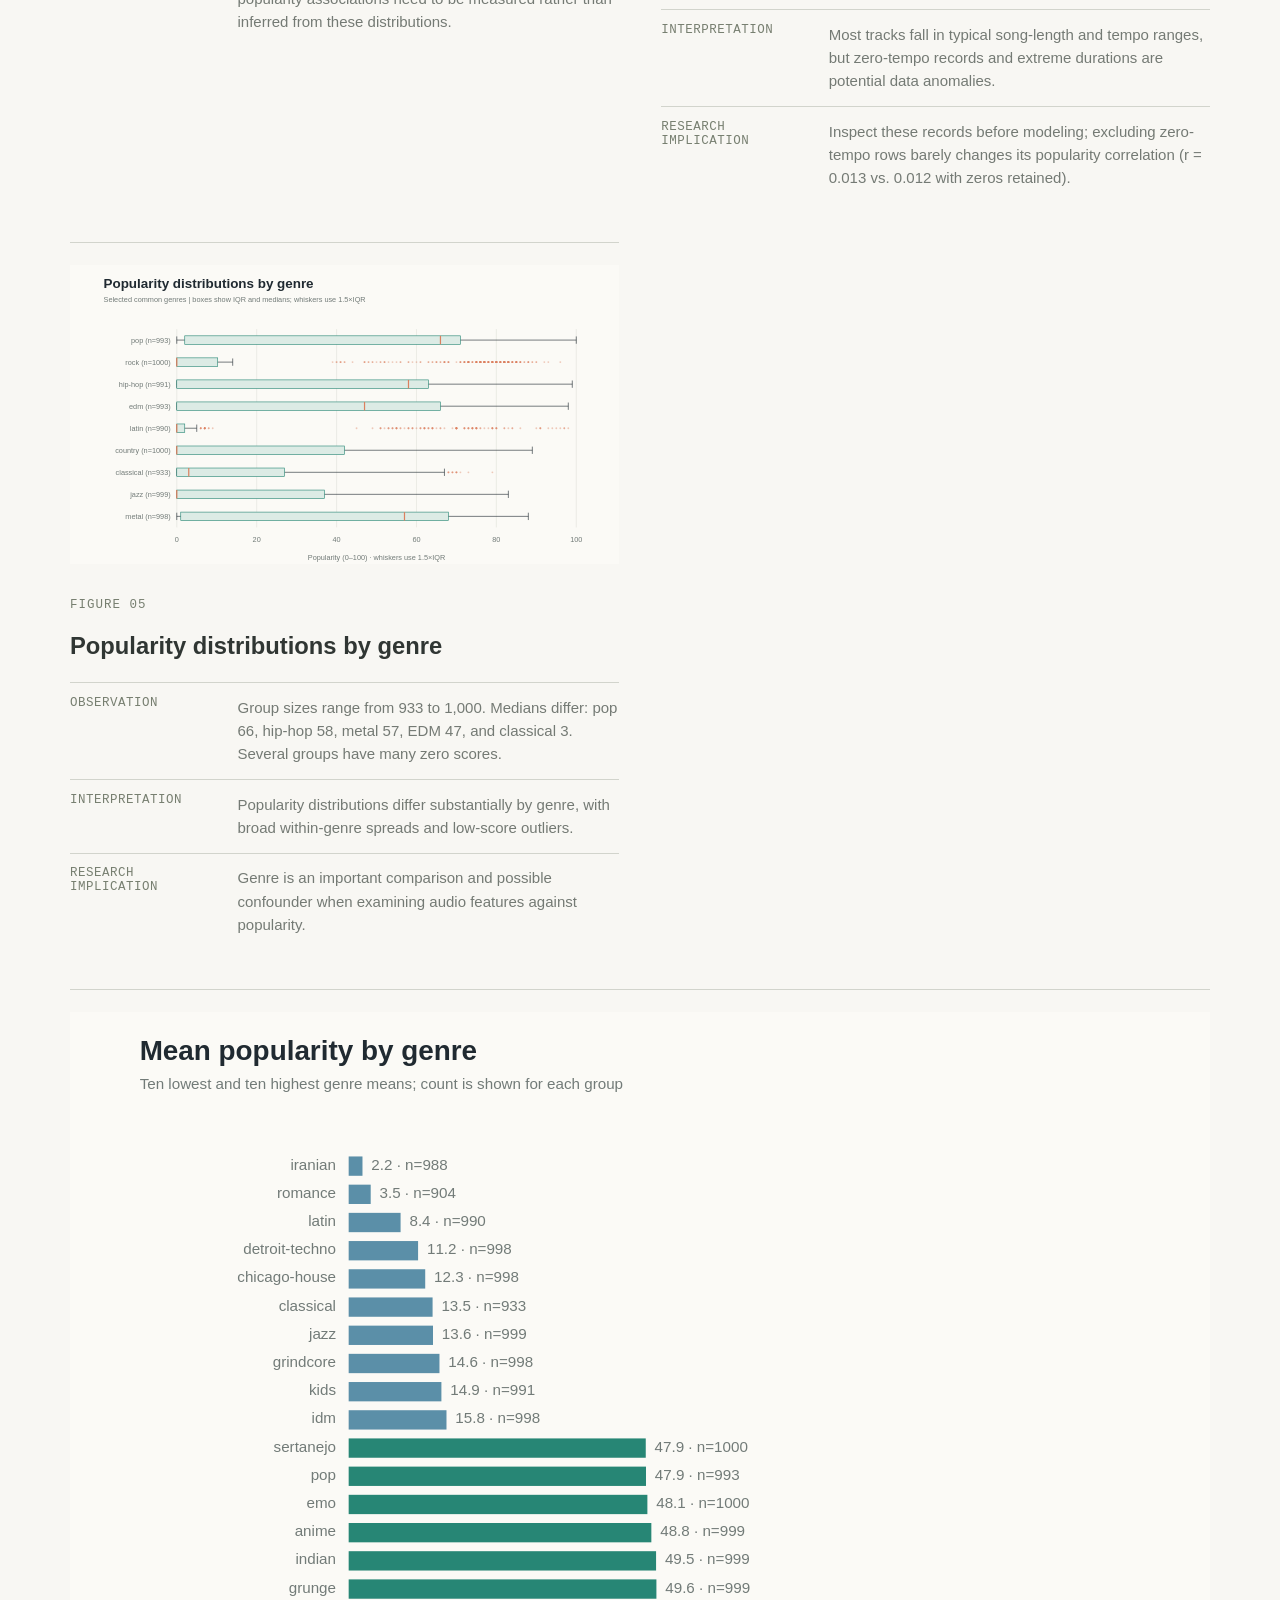
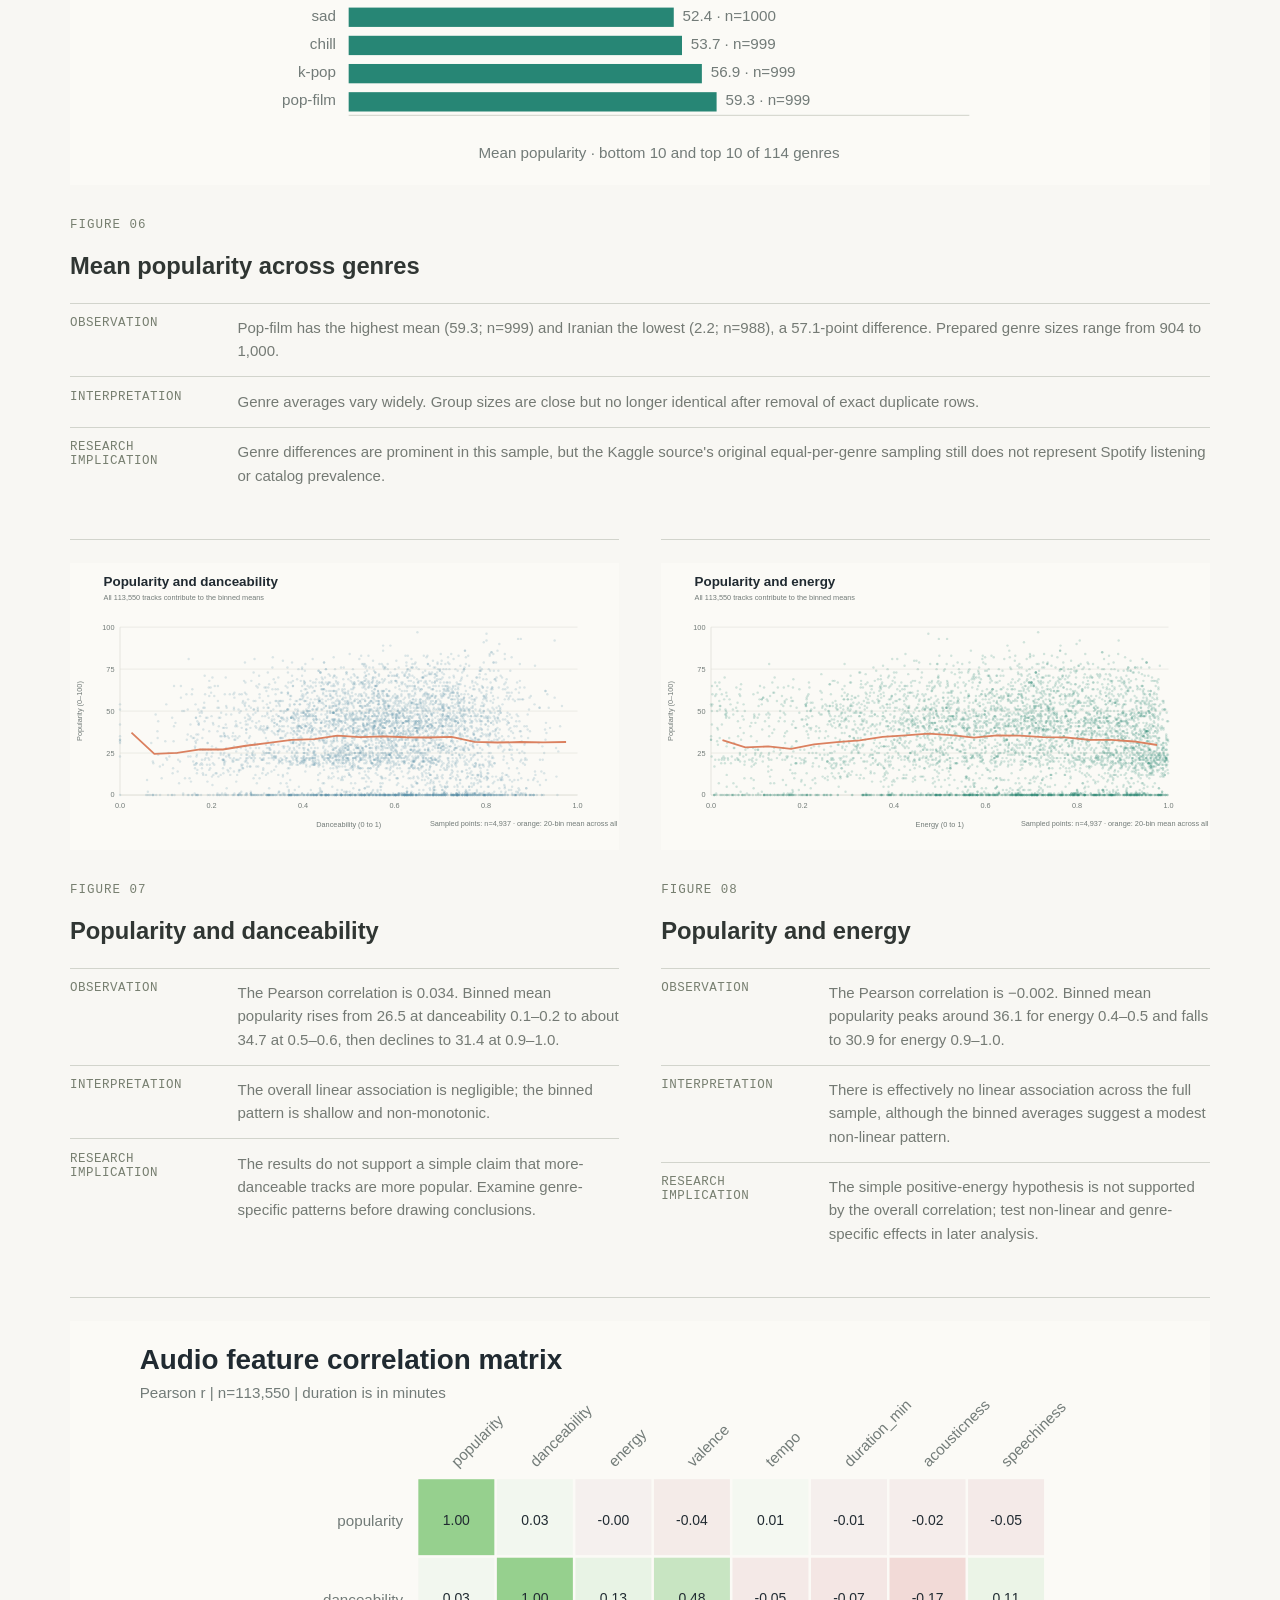
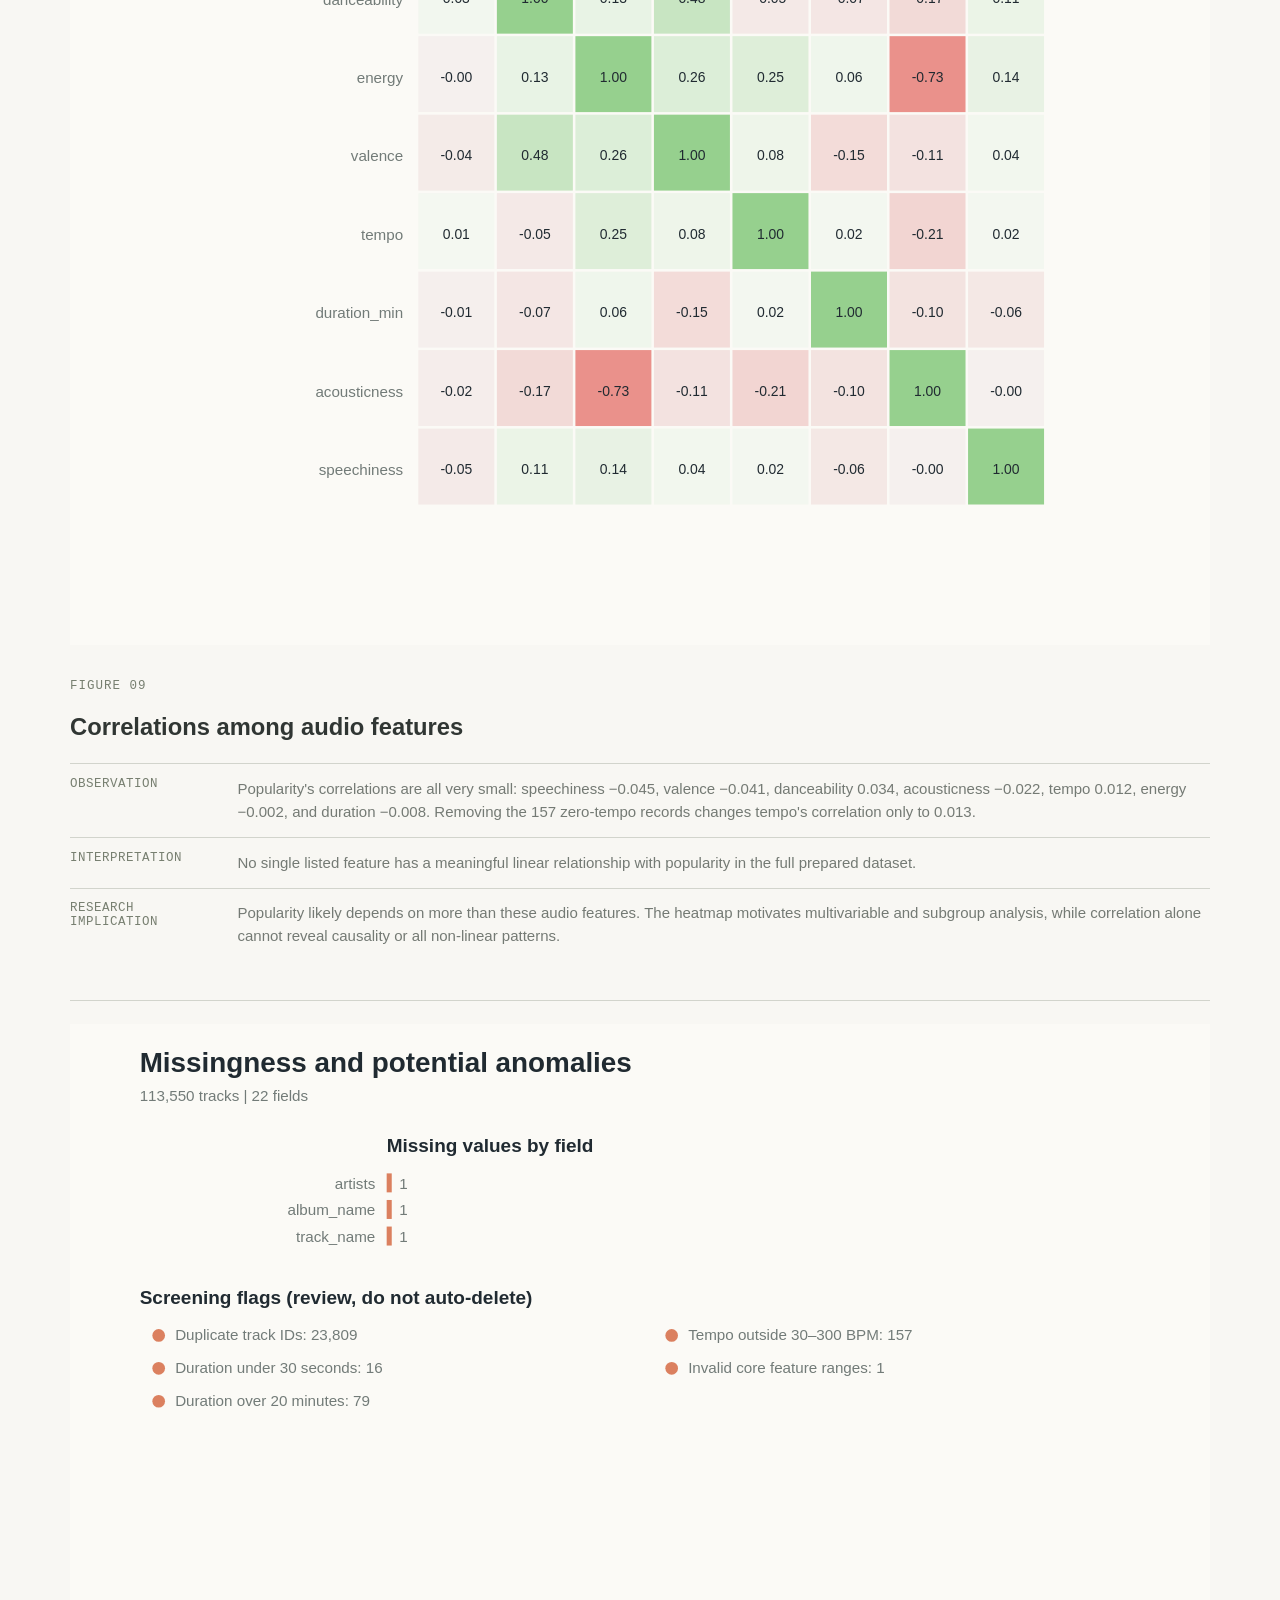
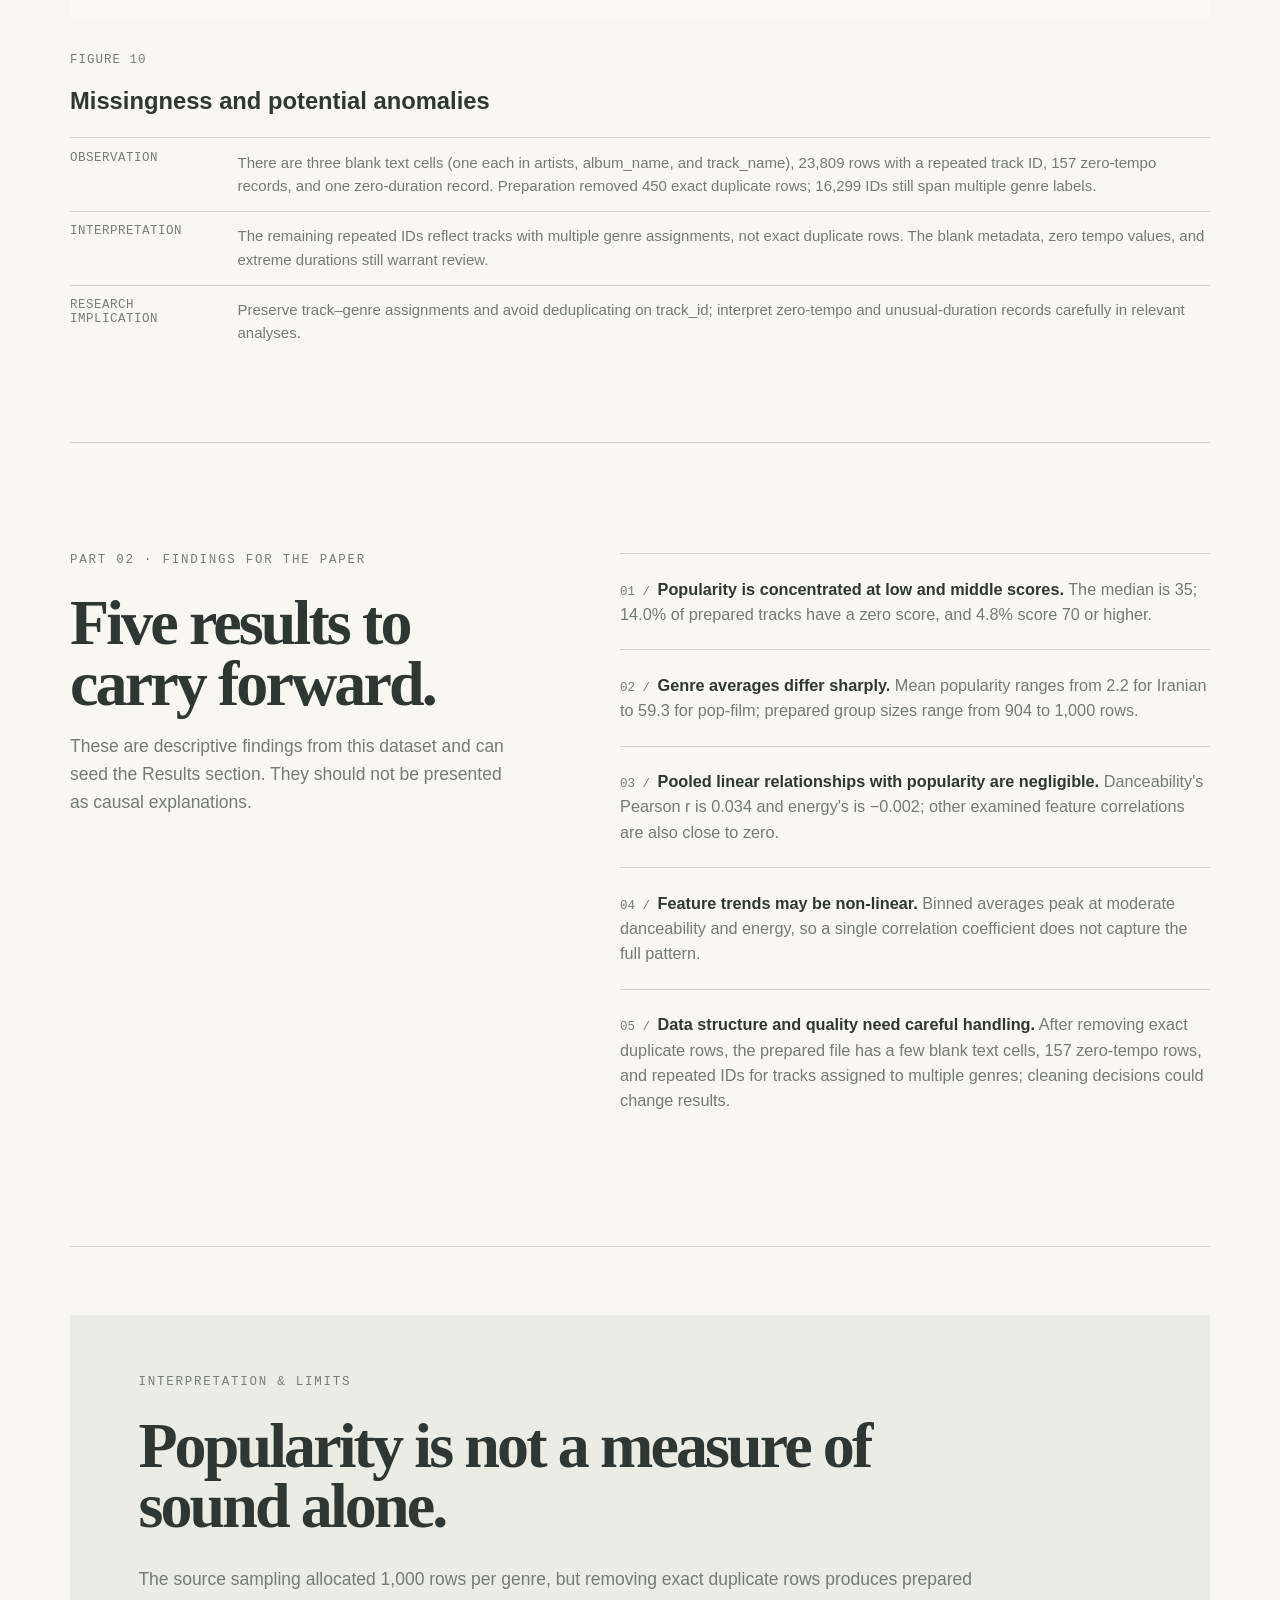
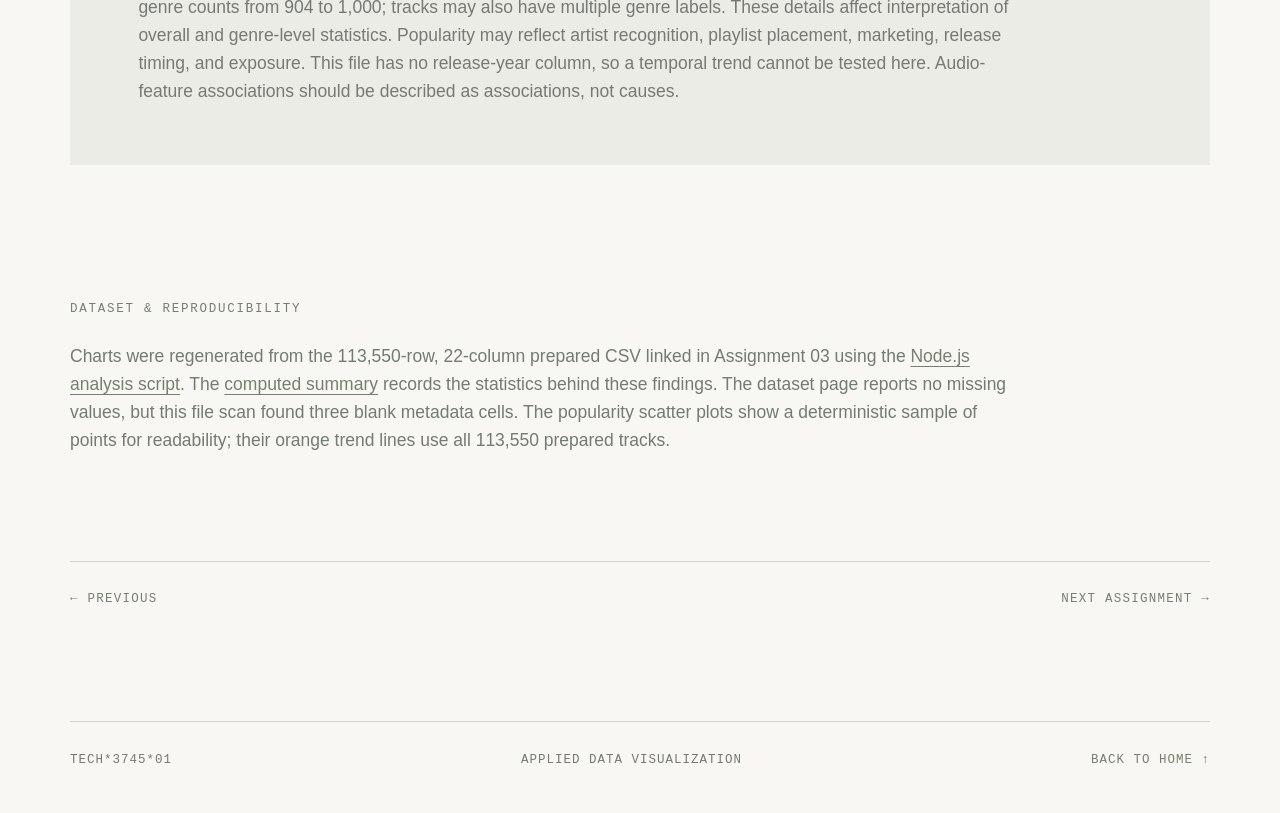
<file: assignment-05.html>
<!doctype html>
<html lang="en">
<head>
  <meta charset="UTF-8">
  <meta name="viewport" content="width=device-width, initial-scale=1.0">
  <meta name="description" content="Exploratory analysis of Spotify track popularity, audio features, genre differences, and dataset quality.">
  <title>Assignment 05 | Exploratory Analysis</title>
  <link rel="stylesheet" href="styles.css">
</head>
<body>
  <div class="topline"></div>
  <header class="site-header">
    <a class="brand" href="index.html#top"><span class="brand-mark">NE</span><span class="brand-name">Nicole<br>Eyzaguirre</span></a>
    <a class="back-link" href="index.html#project">Back to project architecture</a>
  </header>
  <main class="assignment-detail section-shell">
    <a class="back-link" href="index.html#project">← All assignments</a>
    <section class="assignment-hero reveal visible">
      <div class="assignment-kicker"><span>A05</span><span>12-assignment project guide</span></div>
      <h1>Exploratory analysis</h1>
      <p class="assignment-summary">What musical characteristics are associated with higher Spotify popularity?</p>
    </section>

    <section class="assignment-content">
      <div>
        <p class="eyebrow">Dataset &amp; method</p>
        <h2>Explore the prepared tracks.</h2>
      </div>
      <div class="assignment-copy">
        <p>This analysis uses the <a class="inline-link" href="https://www.kaggle.com/datasets/saichaitanyareddyai/spotify-tracks-dataset-audio-features" target="_blank" rel="noreferrer">Spotify Tracks Dataset | Audio Features</a> selected in Assignment 01. Following the preparation documented in Assignment 03, the dataset contains 113,550 rows, 22 fields, and 114 genre labels. Figures and summaries below use this prepared file.</p>
        <p>The analysis describes patterns in this dataset. Correlation and genre differences do not show that audio features cause popularity, and Spotify popularity is affected by factors not measured here.</p>
        <div class="detail-rule"></div>
        <p class="detail-label">Course · TECH*3745*01<br>Professor · Xiwang Guo</p>
      </div>
    </section>

    <section class="eda-results" aria-labelledby="eda-results-title">
      <div class="eda-results-heading">
        <p class="eyebrow">Part 01 · Ten exploratory visualizations</p>
        <h2 id="eda-results-title">What the data shows.</h2>
        <p>Each figure is followed by an observation, an interpretation, and its implication for the research question.</p>
      </div>

      <div class="eda-grid">
        <figure class="eda-figure">
          <div class="eda-figure-image"><img src="assignment-05-figures/01-popularity.svg" alt="Histogram of popularity scores across all 113,550 prepared tracks, concentrated toward low and middle values, with a large spike at zero." loading="lazy"></div>
          <figcaption>
            <span class="eda-number">Figure 01</span><h3>Popularity distribution</h3>
            <dl class="eda-reading">
              <div><dt>Observation</dt><dd>The median is 35 and the mean is 33.32. There are 15,844 tracks (14.0%) with a score of zero; 5,468 (4.8%) score 70 or higher.</dd></div>
              <div><dt>Interpretation</dt><dd>Popularity is concentrated at low-to-middle scores, with a substantial zero-score group and a thin high-score tail.</dd></div>
              <div><dt>Research implication</dt><dd>Popularity is not normally distributed. Interpret averages alongside medians and the zero-score pile-up.</dd></div>
            </dl>
          </figcaption>
        </figure>

        <figure class="eda-figure">
          <div class="eda-figure-image"><img src="assignment-05-figures/02-danceability.svg" alt="Histogram showing the distribution of danceability scores from 0 to 1 across 113,550 prepared Spotify tracks." loading="lazy"></div>
          <figcaption>
            <span class="eda-number">Figure 02</span><h3>Danceability distribution</h3>
            <dl class="eda-reading">
              <div><dt>Observation</dt><dd>Danceability averages 0.567, with a median of 0.58 and a range from 0 to 0.985. Most tracks fall in the middle of the scale.</dd></div>
              <div><dt>Interpretation</dt><dd>The dataset includes variation across the feature, but very low and very high scores are less common.</dd></div>
              <div><dt>Research implication</dt><dd>The feature can be compared with popularity, but the relationship should not be assumed to be linear or causal.</dd></div>
            </dl>
          </figcaption>
        </figure>

        <figure class="eda-figure">
          <div class="eda-figure-image"><img src="assignment-05-figures/03-energy-valence.svg" alt="Overlaid histograms comparing the energy and valence distributions of Spotify tracks." loading="lazy"></div>
          <figcaption>
            <span class="eda-number">Figure 03</span><h3>Energy and valence</h3>
            <dl class="eda-reading">
              <div><dt>Observation</dt><dd>Energy has a mean of 0.641 and median of 0.685; valence has a mean of 0.474 and median of 0.464. Both span almost the full 0–1 scale.</dd></div>
              <div><dt>Interpretation</dt><dd>Energy is more concentrated toward higher values; valence is closer to the scale midpoint.</dd></div>
              <div><dt>Research implication</dt><dd>Audio characteristics vary across the sample, but their popularity associations need to be measured rather than inferred from these distributions.</dd></div>
            </dl>
          </figcaption>
        </figure>

        <figure class="eda-figure">
          <div class="eda-figure-image"><img src="assignment-05-figures/04-tempo-duration.svg" alt="Tempo and duration histograms, including counts of tracks outside the main displayed range." loading="lazy"></div>
          <figcaption>
            <span class="eda-number">Figure 04</span><h3>Tempo and duration</h3>
            <dl class="eda-reading">
              <div><dt>Observation</dt><dd>Tempo's median is 122 BPM, but 157 rows record tempo as 0. Duration's median is 3.55 minutes and its range reaches 87.29 minutes; 16 tracks are under 30 seconds and 79 exceed 20 minutes.</dd></div>
              <div><dt>Interpretation</dt><dd>Most tracks fall in typical song-length and tempo ranges, but zero-tempo records and extreme durations are potential data anomalies.</dd></div>
              <div><dt>Research implication</dt><dd>Inspect these records before modeling; excluding zero-tempo rows barely changes its popularity correlation (r = 0.013 vs. 0.012 with zeros retained).</dd></div>
            </dl>
          </figcaption>
        </figure>

        <figure class="eda-figure">
          <div class="eda-figure-image"><img src="assignment-05-figures/05-genre-boxplots.svg" alt="Box plots comparing popularity distributions in ten music genres, with group sizes from 933 to 1,000 records." loading="lazy"></div>
          <figcaption>
            <span class="eda-number">Figure 05</span><h3>Popularity distributions by genre</h3>
            <dl class="eda-reading">
              <div><dt>Observation</dt><dd>Group sizes range from 933 to 1,000. Medians differ: pop 66, hip-hop 58, metal 57, EDM 47, and classical 3. Several groups have many zero scores.</dd></div>
              <div><dt>Interpretation</dt><dd>Popularity distributions differ substantially by genre, with broad within-genre spreads and low-score outliers.</dd></div>
              <div><dt>Research implication</dt><dd>Genre is an important comparison and possible confounder when examining audio features against popularity.</dd></div>
            </dl>
          </figcaption>
        </figure>

        <figure class="eda-figure">
          <div class="eda-figure-image"><img src="assignment-05-figures/06-genre-means.svg" alt="Bar chart of mean popularity for the ten lowest- and ten highest-scoring genres; every genre has 1,000 tracks." loading="lazy"></div>
          <figcaption>
            <span class="eda-number">Figure 06</span><h3>Mean popularity across genres</h3>
            <dl class="eda-reading">
              <div><dt>Observation</dt><dd>Pop-film has the highest mean (59.3; n=999) and Iranian the lowest (2.2; n=988), a 57.1-point difference. Prepared genre sizes range from 904 to 1,000.</dd></div>
              <div><dt>Interpretation</dt><dd>Genre averages vary widely. Group sizes are close but no longer identical after removal of exact duplicate rows.</dd></div>
              <div><dt>Research implication</dt><dd>Genre differences are prominent in this sample, but the Kaggle source's original equal-per-genre sampling still does not represent Spotify listening or catalog prevalence.</dd></div>
            </dl>
          </figcaption>
        </figure>

        <figure class="eda-figure">
          <div class="eda-figure-image"><img src="assignment-05-figures/07-danceability-popularity.svg" alt="Scatter plot of popularity against danceability, with a binned average trend line that rises modestly then levels and declines." loading="lazy"></div>
          <figcaption>
            <span class="eda-number">Figure 07</span><h3>Popularity and danceability</h3>
            <dl class="eda-reading">
              <div><dt>Observation</dt><dd>The Pearson correlation is 0.034. Binned mean popularity rises from 26.5 at danceability 0.1–0.2 to about 34.7 at 0.5–0.6, then declines to 31.4 at 0.9–1.0.</dd></div>
              <div><dt>Interpretation</dt><dd>The overall linear association is negligible; the binned pattern is shallow and non-monotonic.</dd></div>
              <div><dt>Research implication</dt><dd>The results do not support a simple claim that more-danceable tracks are more popular. Examine genre-specific patterns before drawing conclusions.</dd></div>
            </dl>
          </figcaption>
        </figure>

        <figure class="eda-figure">
          <div class="eda-figure-image"><img src="assignment-05-figures/08-energy-popularity.svg" alt="Scatter plot of popularity against energy, with a binned average trend line that peaks at moderate energy." loading="lazy"></div>
          <figcaption>
            <span class="eda-number">Figure 08</span><h3>Popularity and energy</h3>
            <dl class="eda-reading">
              <div><dt>Observation</dt><dd>The Pearson correlation is −0.002. Binned mean popularity peaks around 36.1 for energy 0.4–0.5 and falls to 30.9 for energy 0.9–1.0.</dd></div>
              <div><dt>Interpretation</dt><dd>There is effectively no linear association across the full sample, although the binned averages suggest a modest non-linear pattern.</dd></div>
              <div><dt>Research implication</dt><dd>The simple positive-energy hypothesis is not supported by the overall correlation; test non-linear and genre-specific effects in later analysis.</dd></div>
            </dl>
          </figcaption>
        </figure>

        <figure class="eda-figure">
          <div class="eda-figure-image"><img src="assignment-05-figures/09-correlation-heatmap.svg" alt="Pearson correlation heatmap for popularity and seven audio characteristics." loading="lazy"></div>
          <figcaption>
            <span class="eda-number">Figure 09</span><h3>Correlations among audio features</h3>
            <dl class="eda-reading">
              <div><dt>Observation</dt><dd>Popularity's correlations are all very small: speechiness −0.045, valence −0.041, danceability 0.034, acousticness −0.022, tempo 0.012, energy −0.002, and duration −0.008. Removing the 157 zero-tempo records changes tempo's correlation only to 0.013.</dd></div>
              <div><dt>Interpretation</dt><dd>No single listed feature has a meaningful linear relationship with popularity in the full prepared dataset.</dd></div>
              <div><dt>Research implication</dt><dd>Popularity likely depends on more than these audio features. The heatmap motivates multivariable and subgroup analysis, while correlation alone cannot reveal causality or all non-linear patterns.</dd></div>
            </dl>
          </figcaption>
        </figure>

        <figure class="eda-figure">
          <div class="eda-figure-image"><img src="assignment-05-figures/10-missing-anomalies.svg" alt="Data-quality audit showing three missing text cells and flags for duplicate track IDs and extreme durations." loading="lazy"></div>
          <figcaption>
            <span class="eda-number">Figure 10</span><h3>Missingness and potential anomalies</h3>
            <dl class="eda-reading">
              <div><dt>Observation</dt><dd>There are three blank text cells (one each in artists, album_name, and track_name), 23,809 rows with a repeated track ID, 157 zero-tempo records, and one zero-duration record. Preparation removed 450 exact duplicate rows; 16,299 IDs still span multiple genre labels.</dd></div>
              <div><dt>Interpretation</dt><dd>The remaining repeated IDs reflect tracks with multiple genre assignments, not exact duplicate rows. The blank metadata, zero tempo values, and extreme durations still warrant review.</dd></div>
              <div><dt>Research implication</dt><dd>Preserve track–genre assignments and avoid deduplicating on track_id; interpret zero-tempo and unusual-duration records carefully in relevant analyses.</dd></div>
            </dl>
          </figcaption>
        </figure>
      </div>
    </section>

    <section class="eda-findings">
      <div>
        <p class="eyebrow">Part 02 · Findings for the paper</p>
        <h2>Five results to carry forward.</h2>
        <p>These are descriptive findings from this dataset and can seed the Results section. They should not be presented as causal explanations.</p>
      </div>
      <ol class="eda-finding-list">
        <li><strong>Popularity is concentrated at low and middle scores.</strong> The median is 35; 14.0% of prepared tracks have a zero score, and 4.8% score 70 or higher.</li>
        <li><strong>Genre averages differ sharply.</strong> Mean popularity ranges from 2.2 for Iranian to 59.3 for pop-film; prepared group sizes range from 904 to 1,000 rows.</li>
        <li><strong>Pooled linear relationships with popularity are negligible.</strong> Danceability's Pearson r is 0.034 and energy's is −0.002; other examined feature correlations are also close to zero.</li>
        <li><strong>Feature trends may be non-linear.</strong> Binned averages peak at moderate danceability and energy, so a single correlation coefficient does not capture the full pattern.</li>
        <li><strong>Data structure and quality need careful handling.</strong> After removing exact duplicate rows, the prepared file has a few blank text cells, 157 zero-tempo rows, and repeated IDs for tracks assigned to multiple genres; cleaning decisions could change results.</li>
      </ol>
    </section>

    <section class="eda-limitations">
      <p class="eyebrow">Interpretation &amp; limits</p>
      <h2>Popularity is not a measure of sound alone.</h2>
      <p>The source sampling allocated 1,000 rows per genre, but removing exact duplicate rows produces prepared genre counts from 904 to 1,000; tracks may also have multiple genre labels. These details affect interpretation of overall and genre-level statistics. Popularity may reflect artist recognition, playlist placement, marketing, release timing, and exposure. This file has no release-year column, so a temporal trend cannot be tested here. Audio-feature associations should be described as associations, not causes.</p>
    </section>

    <section class="exploration-submission">
      <p class="eyebrow">Dataset &amp; reproducibility</p>
      <p>Charts were regenerated from the 113,550-row, 22-column prepared CSV linked in Assignment 03 using the <a class="inline-link" href="assignment-05-eda.js">Node.js analysis script</a>. The <a class="inline-link" href="assignment-05-figures/eda-summary.json">computed summary</a> records the statistics behind these findings. The dataset page reports no missing values, but this file scan found three blank metadata cells. The popularity scatter plots show a deterministic sample of points for readability; their orange trend lines use all 113,550 prepared tracks.</p>
    </section>

    <nav class="assignment-pager"><a href="assignment-04.html">← Previous</a><a href="assignment-06.html">Next assignment →</a></nav>
  </main>
  <footer class="site-footer section-shell"><span>TECH*3745*01</span><span>Applied Data Visualization</span><a href="index.html#top">Back to home ↑</a></footer>
</body>
</html>
</file>
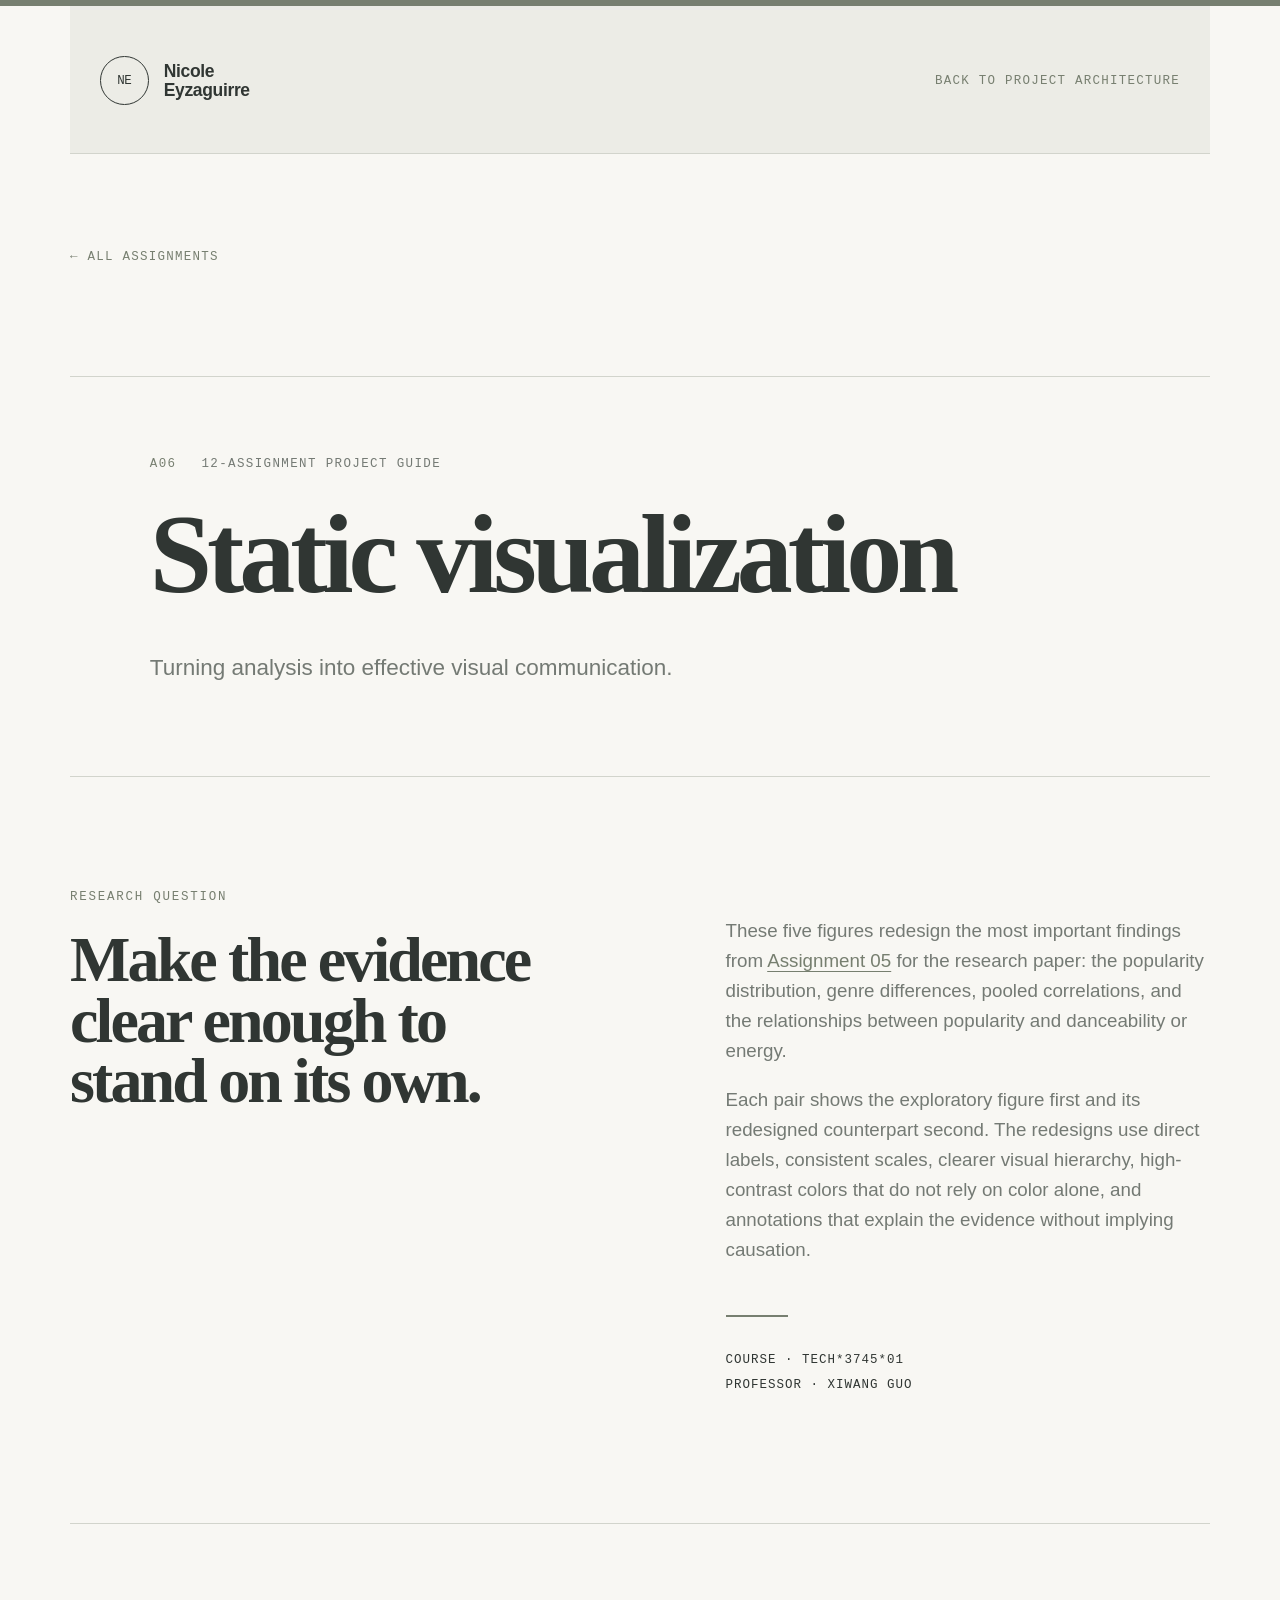
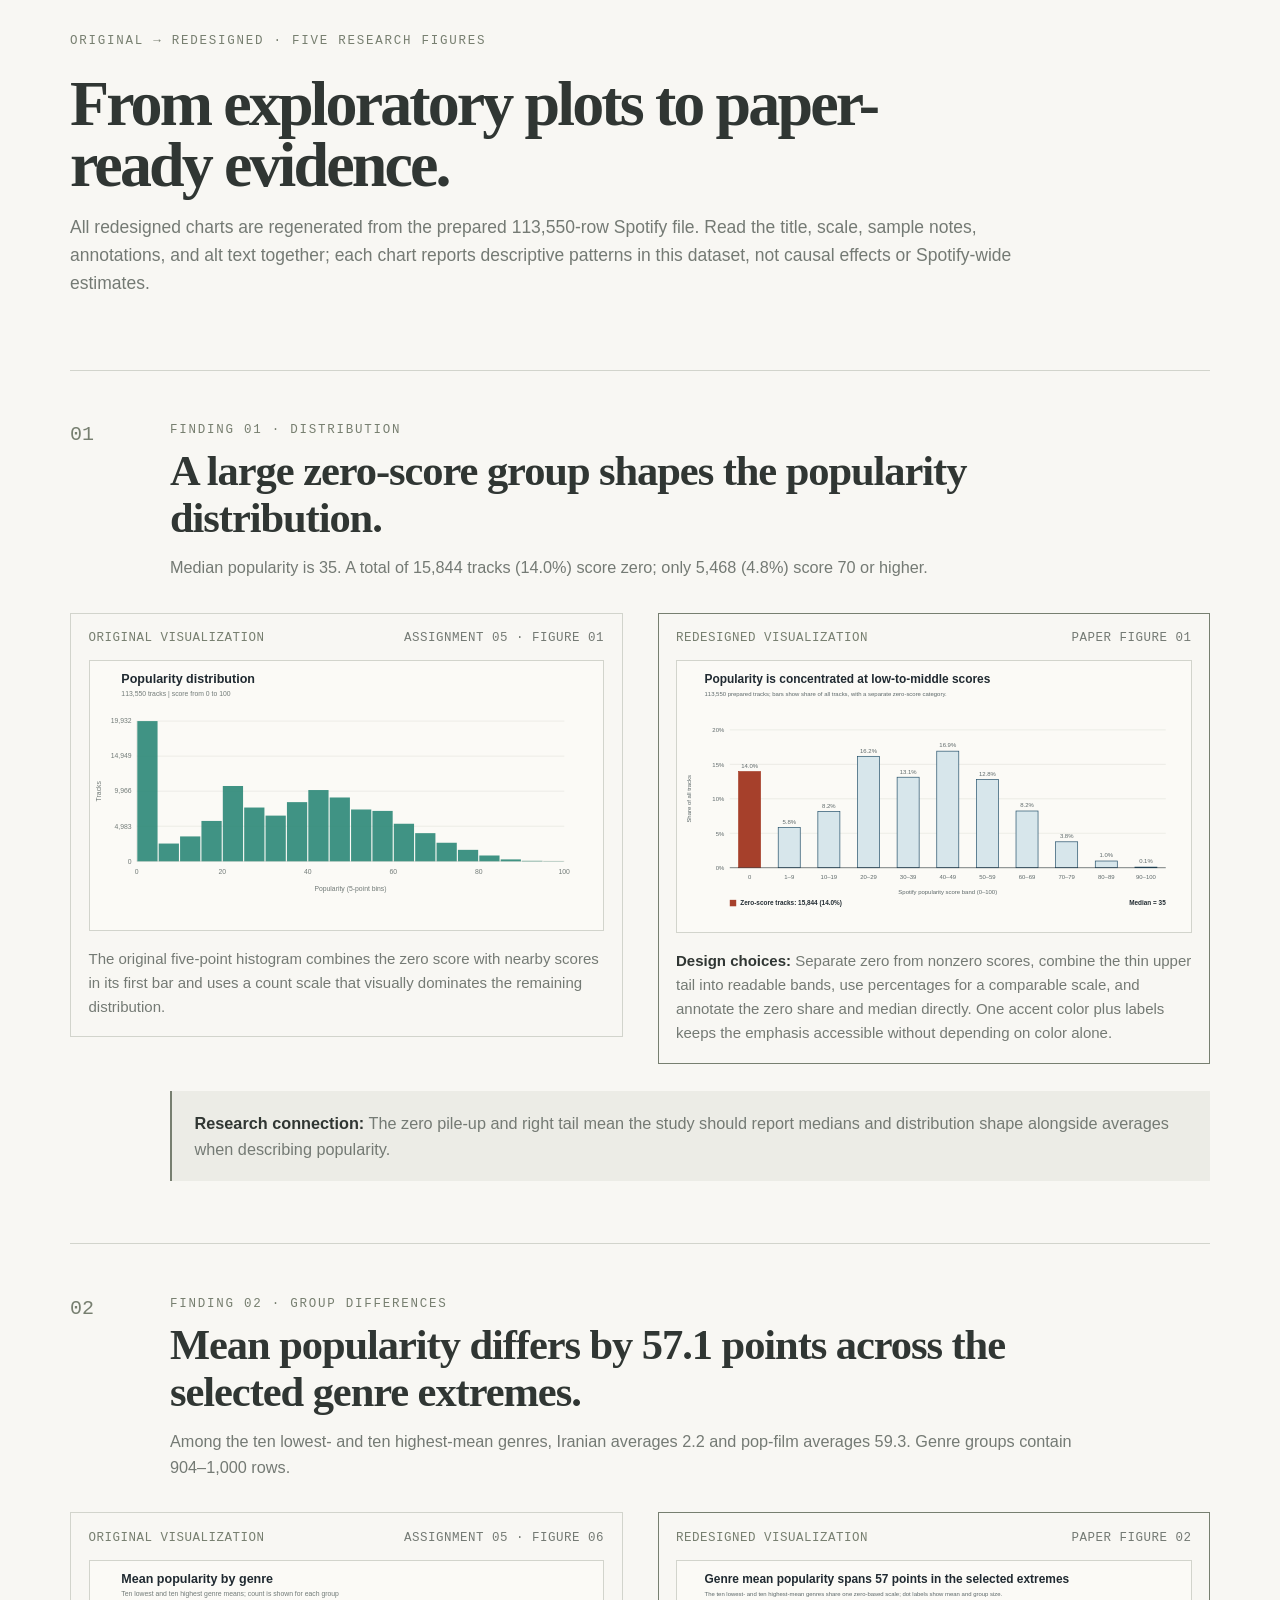
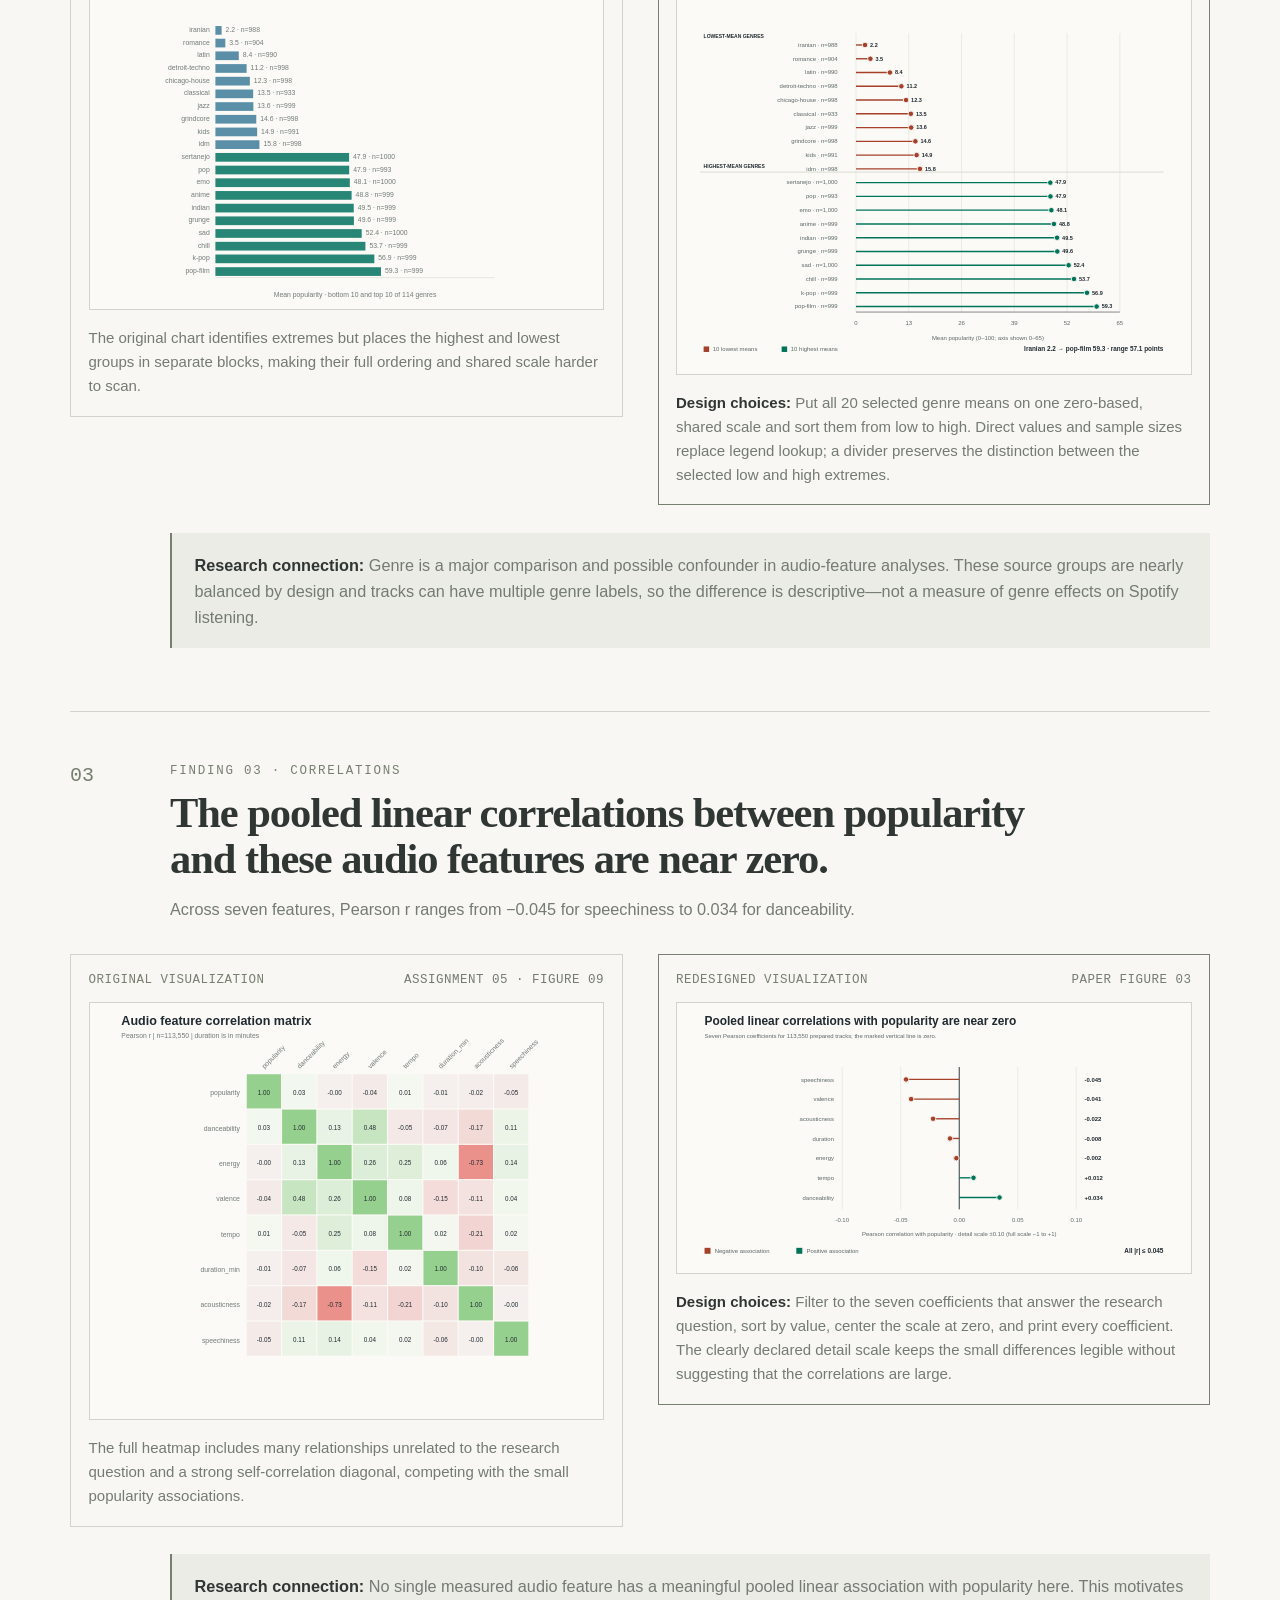
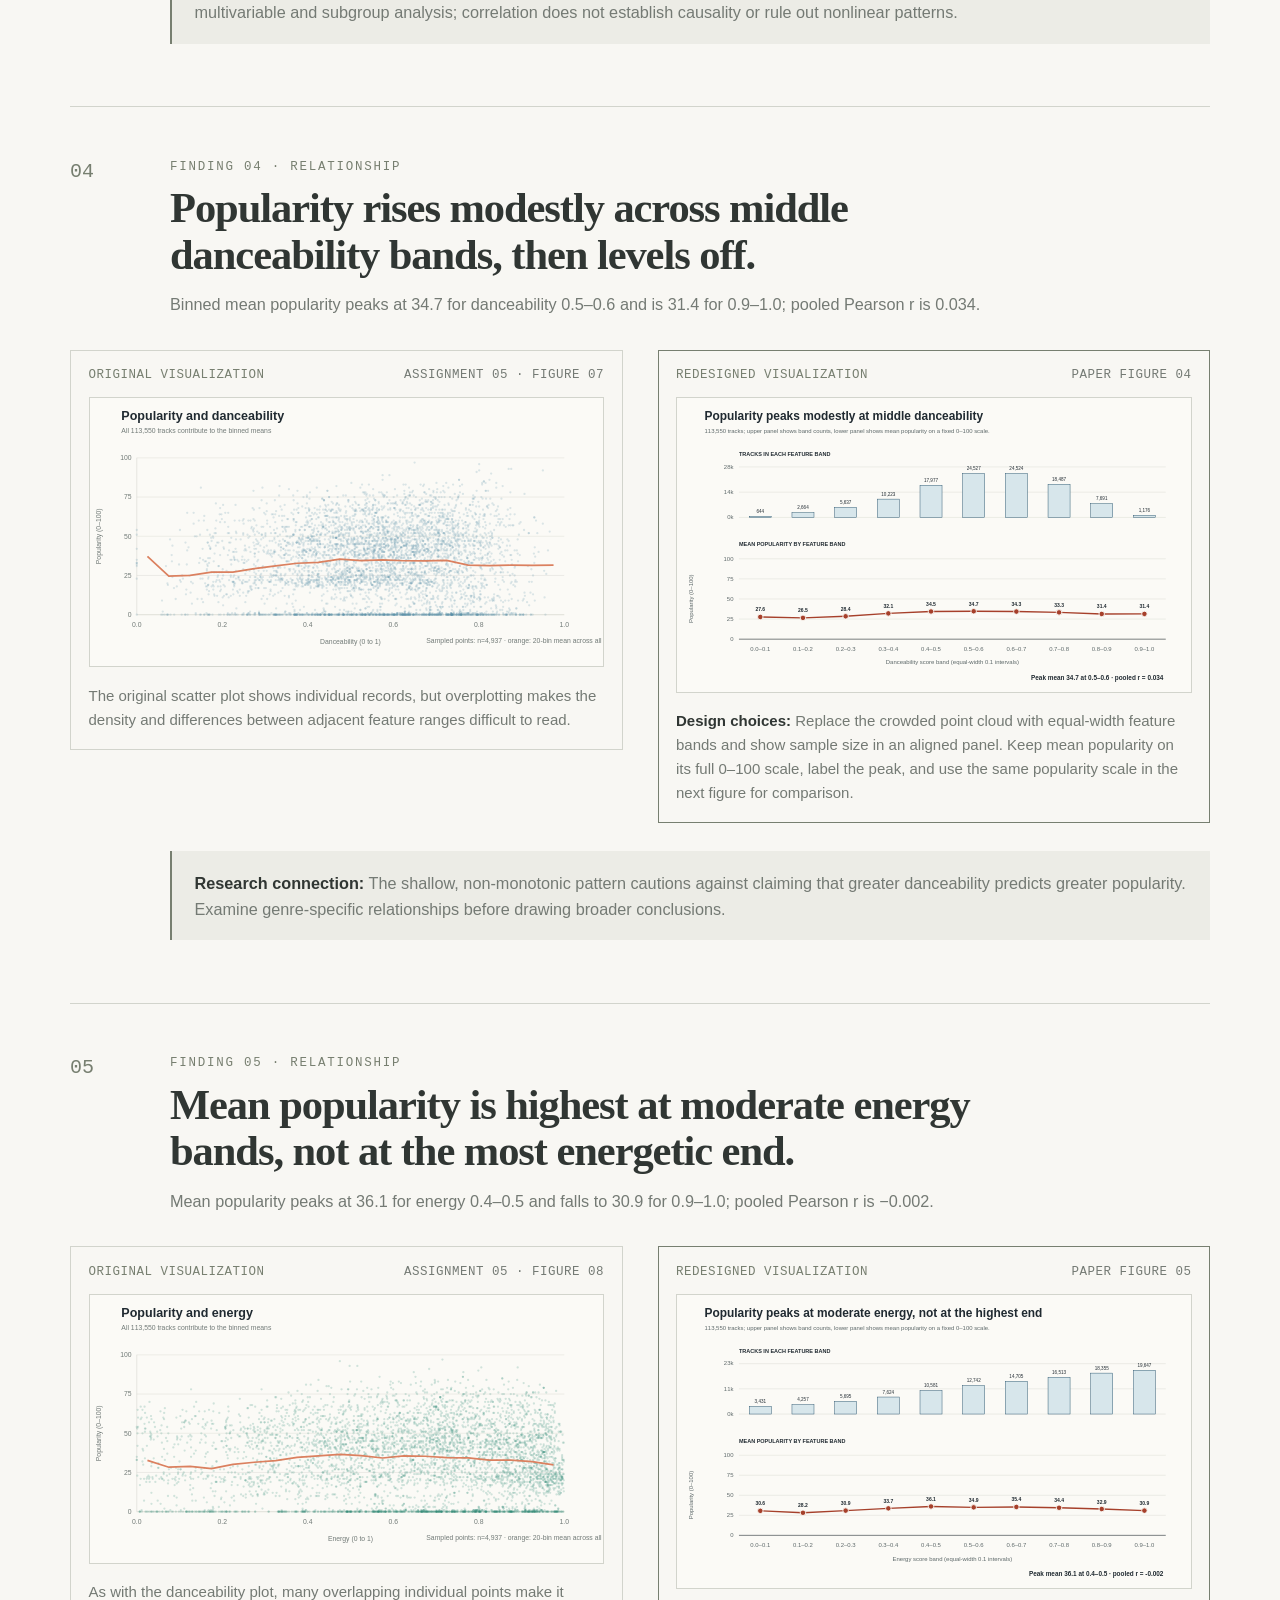
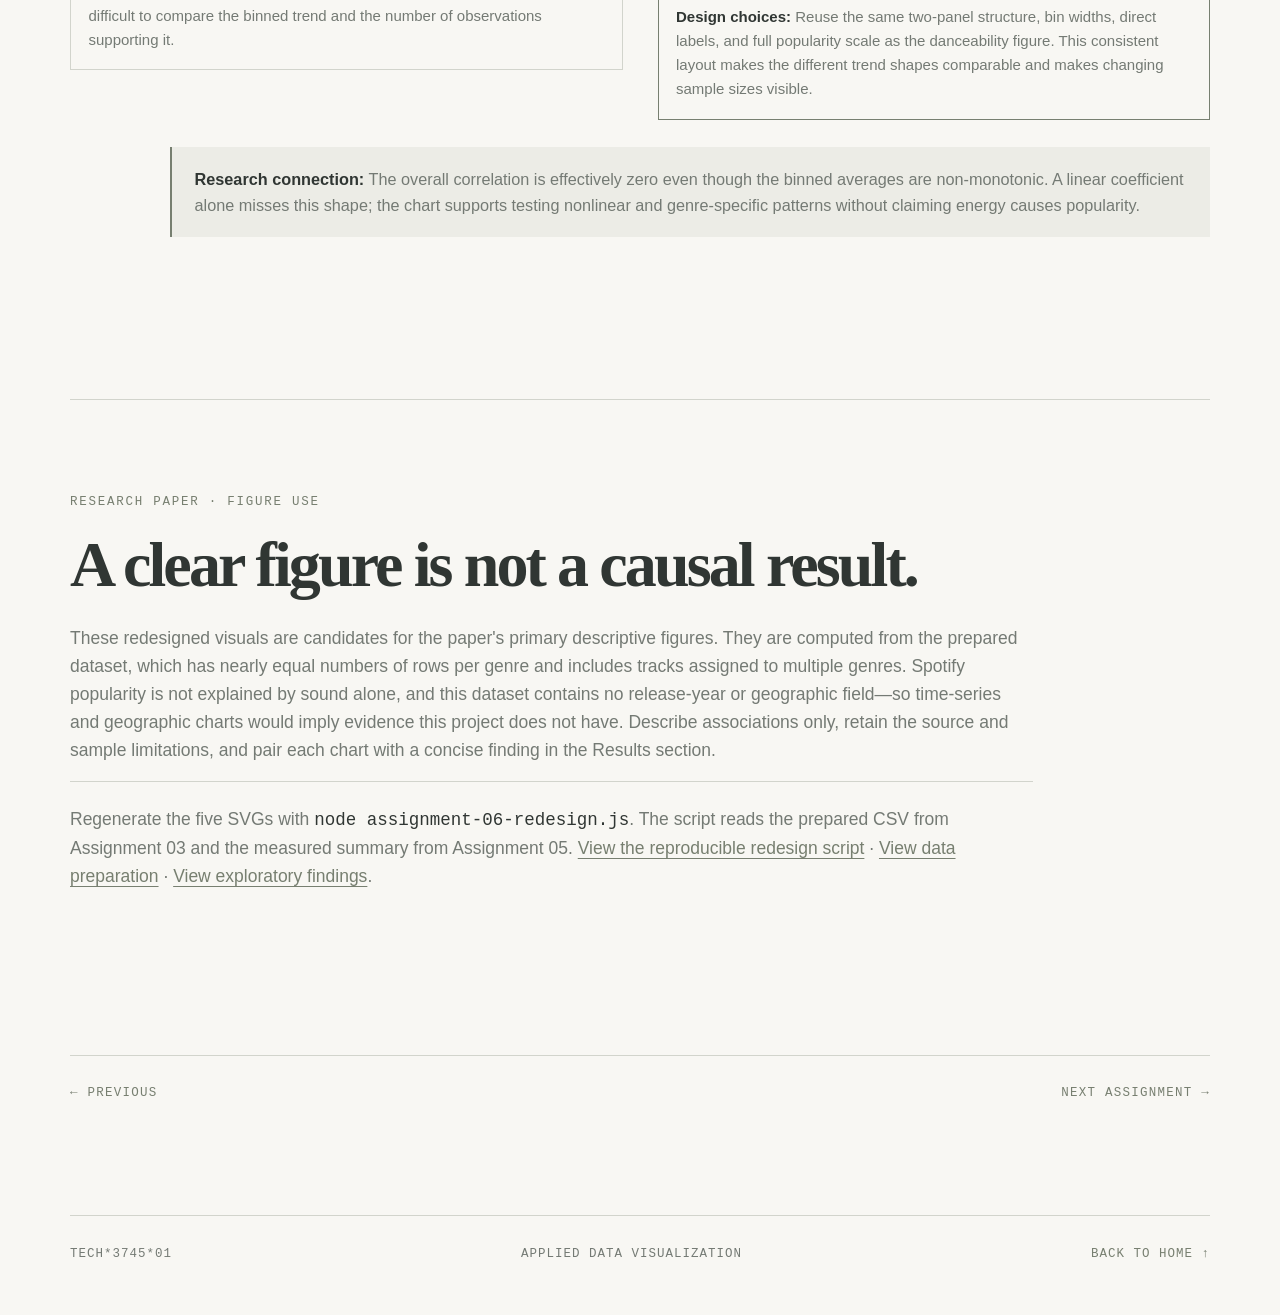
<file: assignment-06.html>
<!doctype html>
<html lang="en">
<head>
  <meta charset="UTF-8">
  <meta name="viewport" content="width=device-width, initial-scale=1.0">
  <meta name="description" content="Redesign five Spotify research findings as accessible, publication-ready static visualizations.">
  <title>Assignment 06 | Static Visualization &amp; Redesign</title>
  <link rel="stylesheet" href="styles.css">
</head>
<body>
  <div class="topline"></div>
  <header class="site-header">
    <a class="brand" href="index.html#top"><span class="brand-mark">NE</span><span class="brand-name">Nicole<br>Eyzaguirre</span></a>
    <a class="back-link" href="index.html#project">Back to project architecture</a>
  </header>
  <main class="assignment-detail section-shell assignment-six">
    <a class="back-link" href="index.html#project">← All assignments</a>
    <section class="assignment-hero reveal visible">
      <div class="assignment-kicker"><span>A06</span><span>12-assignment project guide</span></div>
      <h1>Static visualization</h1>
      <p class="assignment-summary">Turning analysis into effective visual communication.</p>
    </section>

    <section class="assignment-content">
      <div>
        <p class="eyebrow">Research question</p>
        <h2>Make the evidence clear enough to stand on its own.</h2>
      </div>
      <div class="assignment-copy">
        <p>These five figures redesign the most important findings from <a class="inline-link" href="assignment-05.html">Assignment 05</a> for the research paper: the popularity distribution, genre differences, pooled correlations, and the relationships between popularity and danceability or energy.</p>
        <p>Each pair shows the exploratory figure first and its redesigned counterpart second. The redesigns use direct labels, consistent scales, clearer visual hierarchy, high-contrast colors that do not rely on color alone, and annotations that explain the evidence without implying causation.</p>
        <div class="detail-rule"></div>
        <p class="detail-label">Course · TECH*3745*01<br>Professor · Xiwang Guo</p>
      </div>
    </section>

    <section class="redesign-section" aria-labelledby="redesign-title">
      <div class="redesign-heading">
        <p class="eyebrow">Original → redesigned · five research figures</p>
        <h2 id="redesign-title">From exploratory plots to paper-ready evidence.</h2>
        <p>All redesigned charts are regenerated from the prepared 113,550-row Spotify file. Read the title, scale, sample notes, annotations, and alt text together; each chart reports descriptive patterns in this dataset, not causal effects or Spotify-wide estimates.</p>
      </div>

      <div class="redesign-list">
        <article class="redesign-case">
          <div class="redesign-case-heading">
            <span class="redesign-index">01</span>
            <div>
              <p class="eyebrow">Finding 01 · Distribution</p>
              <h3>A large zero-score group shapes the popularity distribution.</h3>
              <p>Median popularity is 35. A total of 15,844 tracks (14.0%) score zero; only 5,468 (4.8%) score 70 or higher.</p>
            </div>
          </div>
          <div class="redesign-pair">
            <figure class="redesign-figure">
              <div class="redesign-figure-label"><span>Original visualization</span><span>Assignment 05 · Figure 01</span></div>
              <img src="assignment-05-figures/01-popularity.svg" alt="Original histogram of popularity scores from 0 to 100 for 113,550 tracks. The zero-to-five bin is much higher than all remaining bins, making the separate zero-score mass hard to distinguish from low nonzero scores." loading="lazy">
              <figcaption>The original five-point histogram combines the zero score with nearby scores in its first bar and uses a count scale that visually dominates the remaining distribution.</figcaption>
            </figure>
            <figure class="redesign-figure redesign-figure-new">
              <div class="redesign-figure-label"><span>Redesigned visualization</span><span>Paper figure 01</span></div>
              <img src="assignment-06-figures/01-popularity-redesign.svg" alt="Redesigned popularity distribution: a bar chart separates popularity score zero from scores 1 to 9 and successive ten-point bands through 100. Bars show percent of all prepared tracks; zero is highlighted and labeled 14.0 percent, and a note reports the median score of 35." loading="lazy">
              <figcaption><strong>Design choices:</strong> Separate zero from nonzero scores, combine the thin upper tail into readable bands, use percentages for a comparable scale, and annotate the zero share and median directly. One accent color plus labels keeps the emphasis accessible without depending on color alone.</figcaption>
            </figure>
          </div>
          <p class="redesign-implication"><strong>Research connection:</strong> The zero pile-up and right tail mean the study should report medians and distribution shape alongside averages when describing popularity.</p>
        </article>

        <article class="redesign-case">
          <div class="redesign-case-heading">
            <span class="redesign-index">02</span>
            <div>
              <p class="eyebrow">Finding 02 · Group differences</p>
              <h3>Mean popularity differs by 57.1 points across the selected genre extremes.</h3>
              <p>Among the ten lowest- and ten highest-mean genres, Iranian averages 2.2 and pop-film averages 59.3. Genre groups contain 904–1,000 rows.</p>
            </div>
          </div>
          <div class="redesign-pair">
            <figure class="redesign-figure">
              <div class="redesign-figure-label"><span>Original visualization</span><span>Assignment 05 · Figure 06</span></div>
              <img src="assignment-05-figures/06-genre-means.svg" alt="Original bar chart comparing average popularity for the ten highest- and ten lowest-mean genres. The groups are separated and displayed in distinct sections." loading="lazy">
              <figcaption>The original chart identifies extremes but places the highest and lowest groups in separate blocks, making their full ordering and shared scale harder to scan.</figcaption>
            </figure>
            <figure class="redesign-figure redesign-figure-new">
              <div class="redesign-figure-label"><span>Redesigned visualization</span><span>Paper figure 02</span></div>
              <img src="assignment-06-figures/02-genre-means-redesign.svg" alt="Redesigned horizontal lollipop chart showing the ten lowest- and ten highest-mean genres sorted on a single popularity scale from zero to 65. Each mean has a direct numeric label and sample size. Iranian is lowest at 2.2, pop-film highest at 59.3, with a 57.1-point range noted." loading="lazy">
              <figcaption><strong>Design choices:</strong> Put all 20 selected genre means on one zero-based, shared scale and sort them from low to high. Direct values and sample sizes replace legend lookup; a divider preserves the distinction between the selected low and high extremes.</figcaption>
            </figure>
          </div>
          <p class="redesign-implication"><strong>Research connection:</strong> Genre is a major comparison and possible confounder in audio-feature analyses. These source groups are nearly balanced by design and tracks can have multiple genre labels, so the difference is descriptive—not a measure of genre effects on Spotify listening.</p>
        </article>

        <article class="redesign-case">
          <div class="redesign-case-heading">
            <span class="redesign-index">03</span>
            <div>
              <p class="eyebrow">Finding 03 · Correlations</p>
              <h3>The pooled linear correlations between popularity and these audio features are near zero.</h3>
              <p>Across seven features, Pearson r ranges from −0.045 for speechiness to 0.034 for danceability.</p>
            </div>
          </div>
          <div class="redesign-pair">
            <figure class="redesign-figure">
              <div class="redesign-figure-label"><span>Original visualization</span><span>Assignment 05 · Figure 09</span></div>
              <img src="assignment-05-figures/09-correlation-heatmap.svg" alt="Original full correlation matrix heatmap for popularity and seven audio features. Its full matrix includes self-correlations and feature-to-feature correlations in addition to the relationships with popularity." loading="lazy">
              <figcaption>The full heatmap includes many relationships unrelated to the research question and a strong self-correlation diagonal, competing with the small popularity associations.</figcaption>
            </figure>
            <figure class="redesign-figure redesign-figure-new">
              <div class="redesign-figure-label"><span>Redesigned visualization</span><span>Paper figure 03</span></div>
              <img src="assignment-06-figures/03-popularity-correlations-redesign.svg" alt="Redesigned diverging dot plot of seven Pearson correlations with popularity. A zero line centers the chart; the detail axis runs from minus 0.10 to plus 0.10 and is clearly marked as a zoomed portion of the full minus-one-to-plus-one correlation scale. Each feature's coefficient is printed." loading="lazy">
              <figcaption><strong>Design choices:</strong> Filter to the seven coefficients that answer the research question, sort by value, center the scale at zero, and print every coefficient. The clearly declared detail scale keeps the small differences legible without suggesting that the correlations are large.</figcaption>
            </figure>
          </div>
          <p class="redesign-implication"><strong>Research connection:</strong> No single measured audio feature has a meaningful pooled linear association with popularity here. This motivates multivariable and subgroup analysis; correlation does not establish causality or rule out nonlinear patterns.</p>
        </article>

        <article class="redesign-case">
          <div class="redesign-case-heading">
            <span class="redesign-index">04</span>
            <div>
              <p class="eyebrow">Finding 04 · Relationship</p>
              <h3>Popularity rises modestly across middle danceability bands, then levels off.</h3>
              <p>Binned mean popularity peaks at 34.7 for danceability 0.5–0.6 and is 31.4 for 0.9–1.0; pooled Pearson r is 0.034.</p>
            </div>
          </div>
          <div class="redesign-pair">
            <figure class="redesign-figure">
              <div class="redesign-figure-label"><span>Original visualization</span><span>Assignment 05 · Figure 07</span></div>
              <img src="assignment-05-figures/07-danceability-popularity.svg" alt="Original popularity-versus-danceability scatter plot with a large deterministic sample of individual tracks and a binned average trend line. Dense overlapping points obscure the local distribution." loading="lazy">
              <figcaption>The original scatter plot shows individual records, but overplotting makes the density and differences between adjacent feature ranges difficult to read.</figcaption>
            </figure>
            <figure class="redesign-figure redesign-figure-new">
              <div class="redesign-figure-label"><span>Redesigned visualization</span><span>Paper figure 04</span></div>
              <img src="assignment-06-figures/04-danceability-trend-redesign.svg" alt="Redesigned two-panel danceability chart: the top panel shows the number of tracks in each equal-width 0.1 danceability band, and the lower panel shows mean popularity for the same bands on a consistent zero-to-100 scale. A labeled line peaks at 34.7 in the 0.5–0.6 band; counts are labeled above each bar." loading="lazy">
              <figcaption><strong>Design choices:</strong> Replace the crowded point cloud with equal-width feature bands and show sample size in an aligned panel. Keep mean popularity on its full 0–100 scale, label the peak, and use the same popularity scale in the next figure for comparison.</figcaption>
            </figure>
          </div>
          <p class="redesign-implication"><strong>Research connection:</strong> The shallow, non-monotonic pattern cautions against claiming that greater danceability predicts greater popularity. Examine genre-specific relationships before drawing broader conclusions.</p>
        </article>

        <article class="redesign-case">
          <div class="redesign-case-heading">
            <span class="redesign-index">05</span>
            <div>
              <p class="eyebrow">Finding 05 · Relationship</p>
              <h3>Mean popularity is highest at moderate energy bands, not at the most energetic end.</h3>
              <p>Mean popularity peaks at 36.1 for energy 0.4–0.5 and falls to 30.9 for 0.9–1.0; pooled Pearson r is −0.002.</p>
            </div>
          </div>
          <div class="redesign-pair">
            <figure class="redesign-figure">
              <div class="redesign-figure-label"><span>Original visualization</span><span>Assignment 05 · Figure 08</span></div>
              <img src="assignment-05-figures/08-energy-popularity.svg" alt="Original popularity-versus-energy scatter plot showing a large deterministic sample of individual tracks and a binned average trend line that peaks at moderate energy." loading="lazy">
              <figcaption>As with the danceability plot, many overlapping individual points make it difficult to compare the binned trend and the number of observations supporting it.</figcaption>
            </figure>
            <figure class="redesign-figure redesign-figure-new">
              <div class="redesign-figure-label"><span>Redesigned visualization</span><span>Paper figure 05</span></div>
              <img src="assignment-06-figures/05-energy-trend-redesign.svg" alt="Redesigned two-panel energy chart: a top bar panel shows track counts for each equal-width 0.1 energy band; a lower line plot shows mean popularity by band on a zero-to-100 scale. The labeled peak is 36.1 for energy 0.4–0.5; counts appear above each bar." loading="lazy">
              <figcaption><strong>Design choices:</strong> Reuse the same two-panel structure, bin widths, direct labels, and full popularity scale as the danceability figure. This consistent layout makes the different trend shapes comparable and makes changing sample sizes visible.</figcaption>
            </figure>
          </div>
          <p class="redesign-implication"><strong>Research connection:</strong> The overall correlation is effectively zero even though the binned averages are non-monotonic. A linear coefficient alone misses this shape; the chart supports testing nonlinear and genre-specific patterns without claiming energy causes popularity.</p>
        </article>
      </div>
    </section>

    <section class="redesign-method" aria-labelledby="redesign-method-title">
      <p class="eyebrow">Research paper · figure use</p>
      <h2 id="redesign-method-title">A clear figure is not a causal result.</h2>
      <p>These redesigned visuals are candidates for the paper's primary descriptive figures. They are computed from the prepared dataset, which has nearly equal numbers of rows per genre and includes tracks assigned to multiple genres. Spotify popularity is not explained by sound alone, and this dataset contains no release-year or geographic field—so time-series and geographic charts would imply evidence this project does not have. Describe associations only, retain the source and sample limitations, and pair each chart with a concise finding in the Results section.</p>
      <p class="redesign-repro">Regenerate the five SVGs with <code>node assignment-06-redesign.js</code>. The script reads the prepared CSV from Assignment 03 and the measured summary from Assignment 05. <a class="inline-link" href="assignment-06-redesign.js">View the reproducible redesign script</a> · <a class="inline-link" href="assignment-03.html">View data preparation</a> · <a class="inline-link" href="assignment-05.html">View exploratory findings</a>.</p>
    </section>

    <nav class="assignment-pager"><a href="assignment-05.html">← Previous</a><a href="assignment-07.html">Next assignment →</a></nav>
  </main>
  <footer class="site-footer section-shell"><span>TECH*3745*01</span><span>Applied Data Visualization</span><a href="index.html#top">Back to home ↑</a></footer>
</body>
</html>
</file>
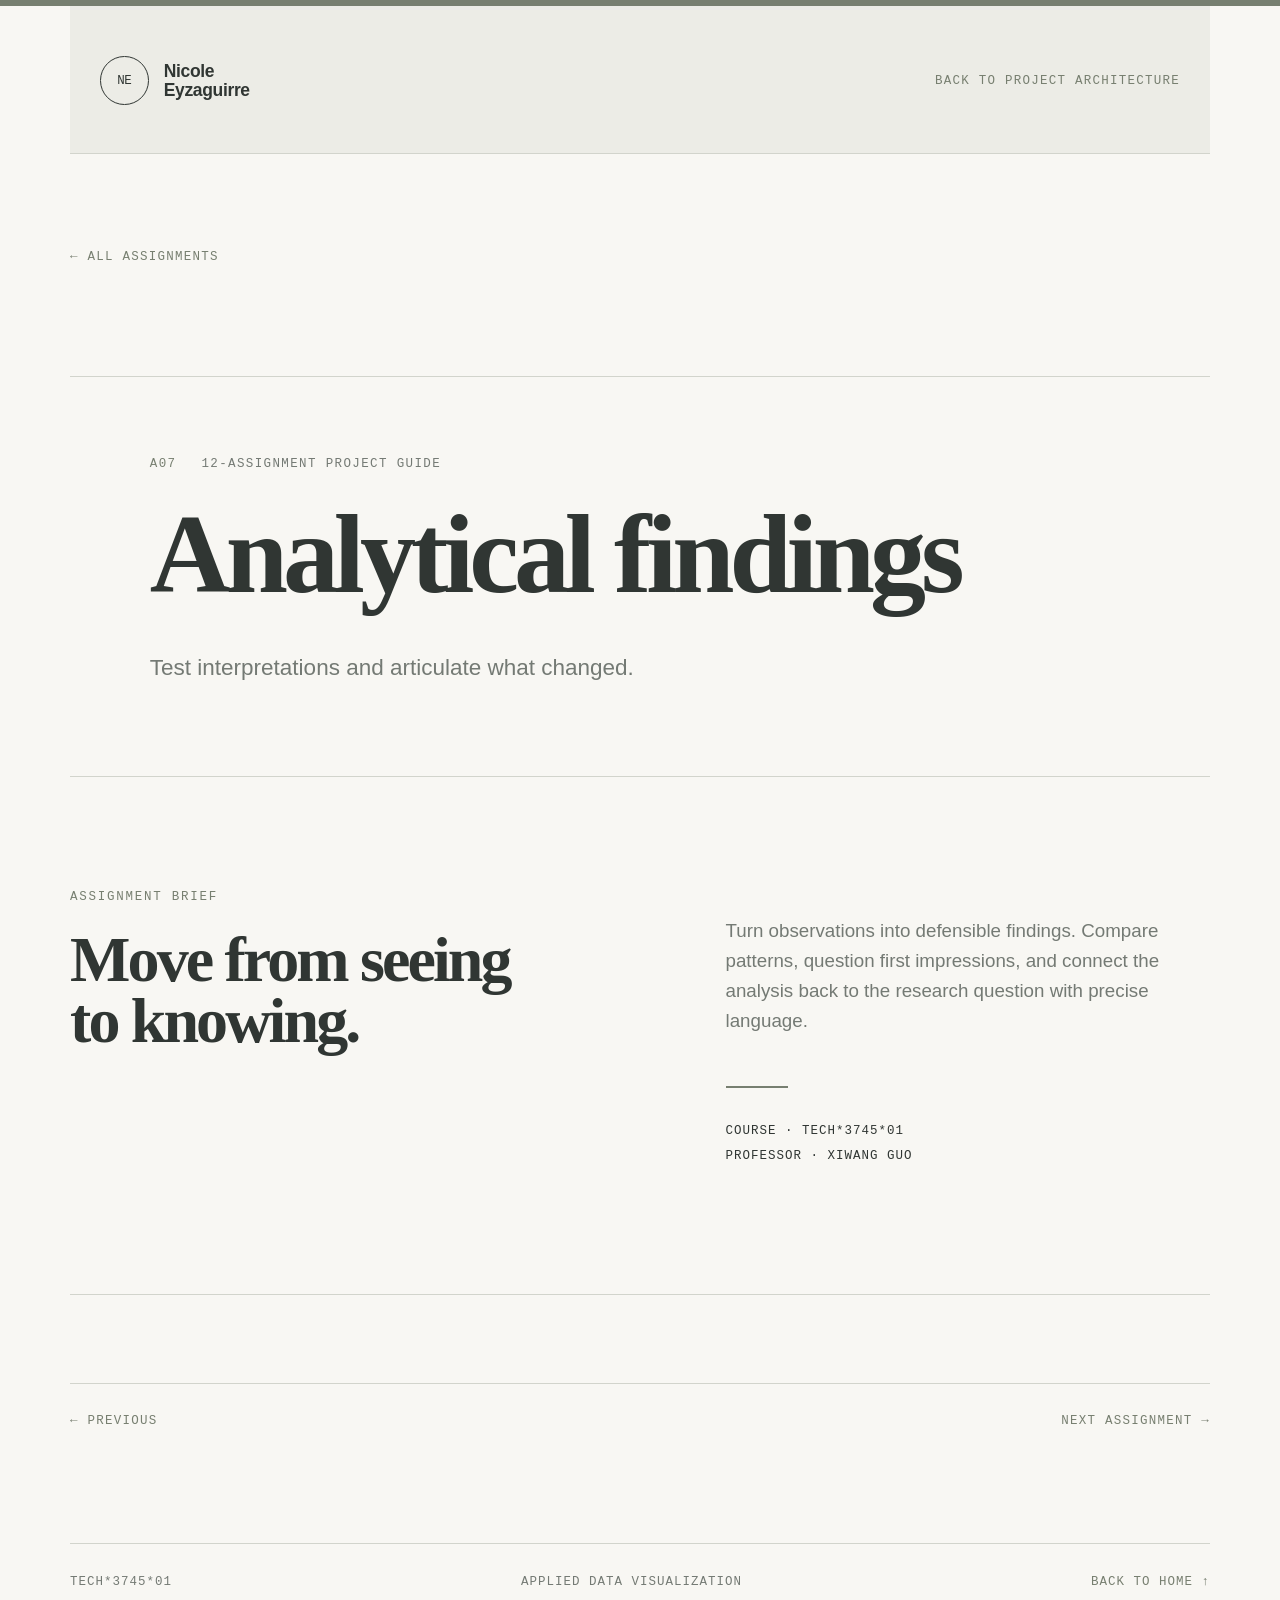
<file: assignment-07.html>
<!doctype html><html lang="en"><head><meta charset="UTF-8"><meta name="viewport" content="width=device-width, initial-scale=1.0"><title>Assignment 07 | Applied Data Visualization</title><link rel="stylesheet" href="styles.css"></head><body><div class="topline"></div><header class="site-header"><a class="brand" href="index.html#top"><span class="brand-mark">NE</span><span class="brand-name">Nicole<br>Eyzaguirre</span></a><a class="back-link" href="index.html#project">Back to project architecture</a></header><main class="assignment-detail section-shell"><a class="back-link" href="index.html#project">← All assignments</a><section class="assignment-hero reveal visible"><div class="assignment-kicker"><span>A07</span><span>12-assignment project guide</span></div><h1>Analytical findings</h1><p class="assignment-summary">Test interpretations and articulate what changed.</p></section><section class="assignment-content"><div><p class="eyebrow">Assignment brief</p><h2>Move from seeing to knowing.</h2></div><div class="assignment-copy"><p>Turn observations into defensible findings. Compare patterns, question first impressions, and connect the analysis back to the research question with precise language.</p><div class="detail-rule"></div><p class="detail-label">Course · TECH*3745*01<br>Professor · Xiwang Guo</p></div></section><nav class="assignment-pager"><a href="assignment-06.html">← Previous</a><a href="assignment-08.html">Next assignment →</a></nav></main><footer class="site-footer section-shell"><span>TECH*3745*01</span><span>Applied Data Visualization</span><a href="index.html#top">Back to home ↑</a></footer></body></html>
</file>
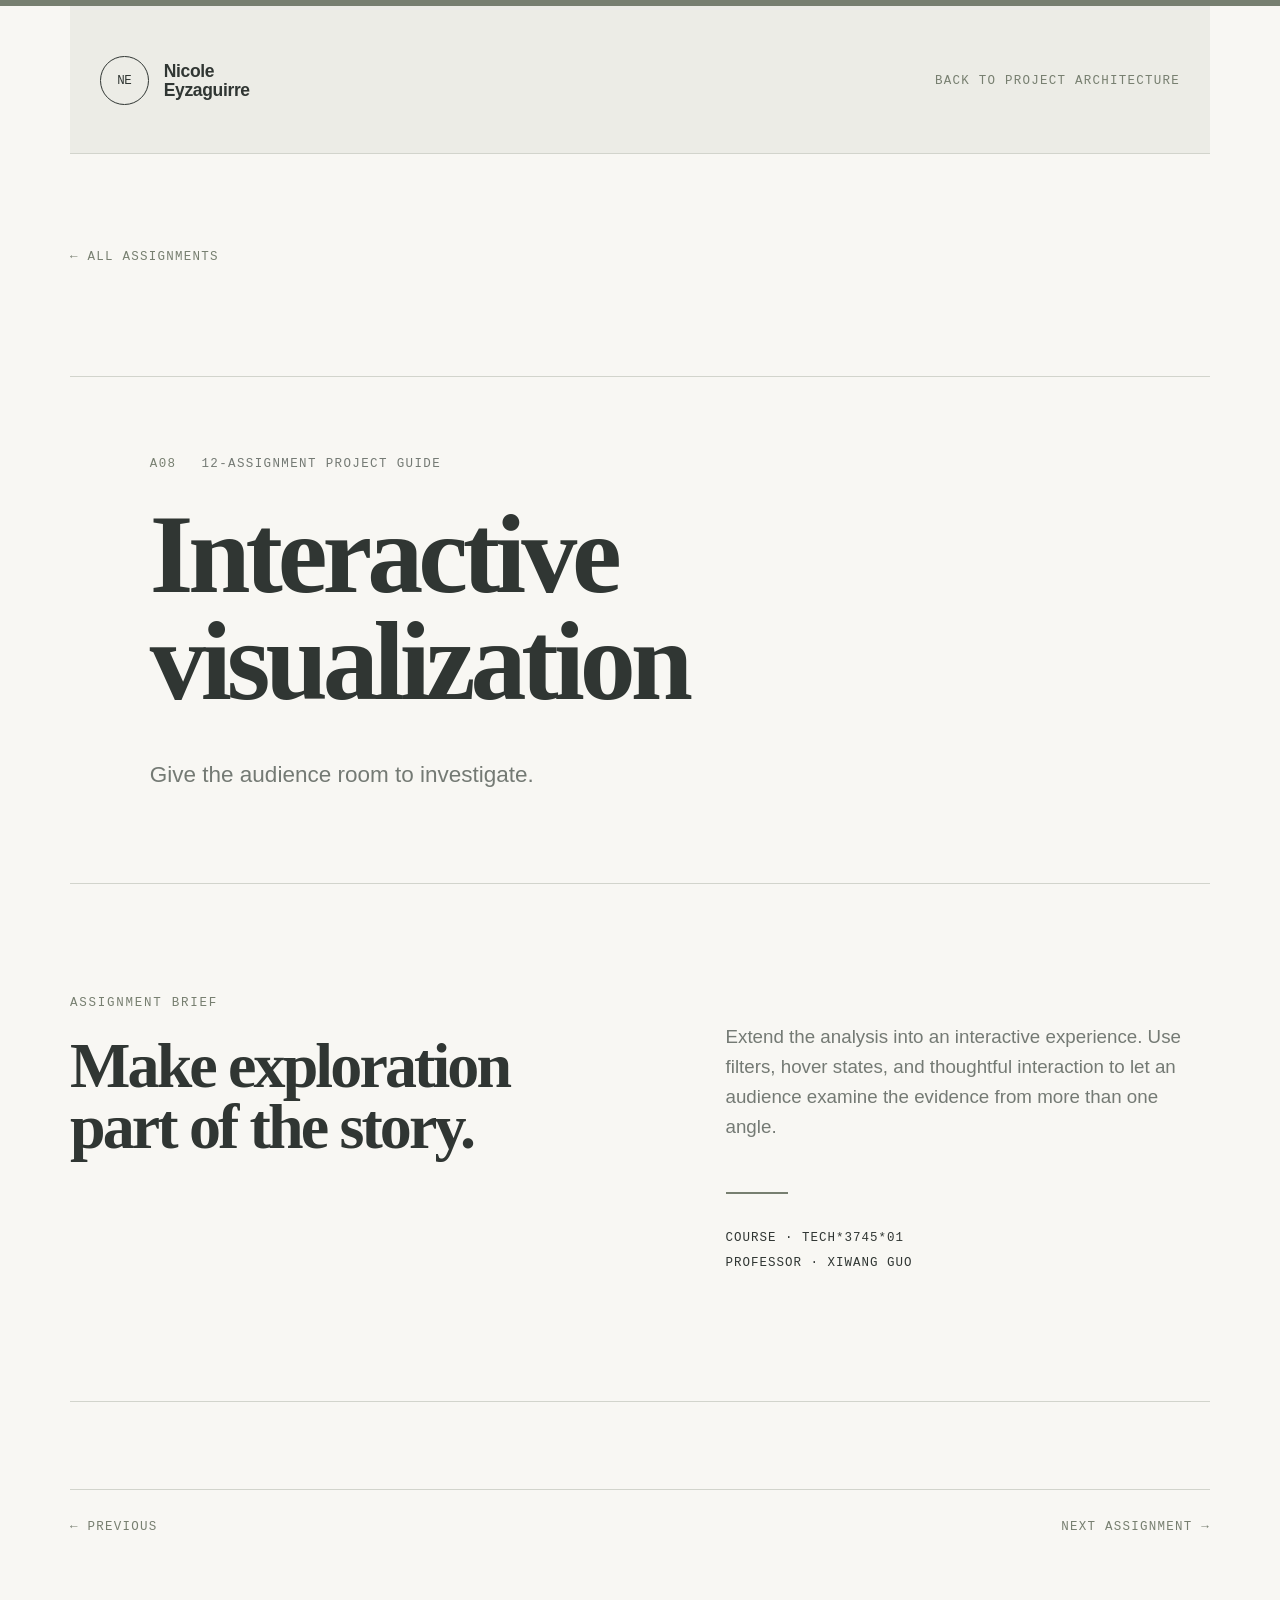
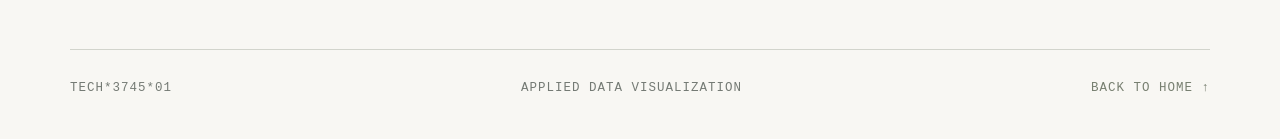
<file: assignment-08.html>
<!doctype html><html lang="en"><head><meta charset="UTF-8"><meta name="viewport" content="width=device-width, initial-scale=1.0"><title>Assignment 08 | Applied Data Visualization</title><link rel="stylesheet" href="styles.css"></head><body><div class="topline"></div><header class="site-header"><a class="brand" href="index.html#top"><span class="brand-mark">NE</span><span class="brand-name">Nicole<br>Eyzaguirre</span></a><a class="back-link" href="index.html#project">Back to project architecture</a></header><main class="assignment-detail section-shell"><a class="back-link" href="index.html#project">← All assignments</a><section class="assignment-hero reveal visible"><div class="assignment-kicker"><span>A08</span><span>12-assignment project guide</span></div><h1>Interactive visualization</h1><p class="assignment-summary">Give the audience room to investigate.</p></section><section class="assignment-content"><div><p class="eyebrow">Assignment brief</p><h2>Make exploration part of the story.</h2></div><div class="assignment-copy"><p>Extend the analysis into an interactive experience. Use filters, hover states, and thoughtful interaction to let an audience examine the evidence from more than one angle.</p><div class="detail-rule"></div><p class="detail-label">Course · TECH*3745*01<br>Professor · Xiwang Guo</p></div></section><nav class="assignment-pager"><a href="assignment-07.html">← Previous</a><a href="assignment-09.html">Next assignment →</a></nav></main><footer class="site-footer section-shell"><span>TECH*3745*01</span><span>Applied Data Visualization</span><a href="index.html#top">Back to home ↑</a></footer></body></html>
</file>
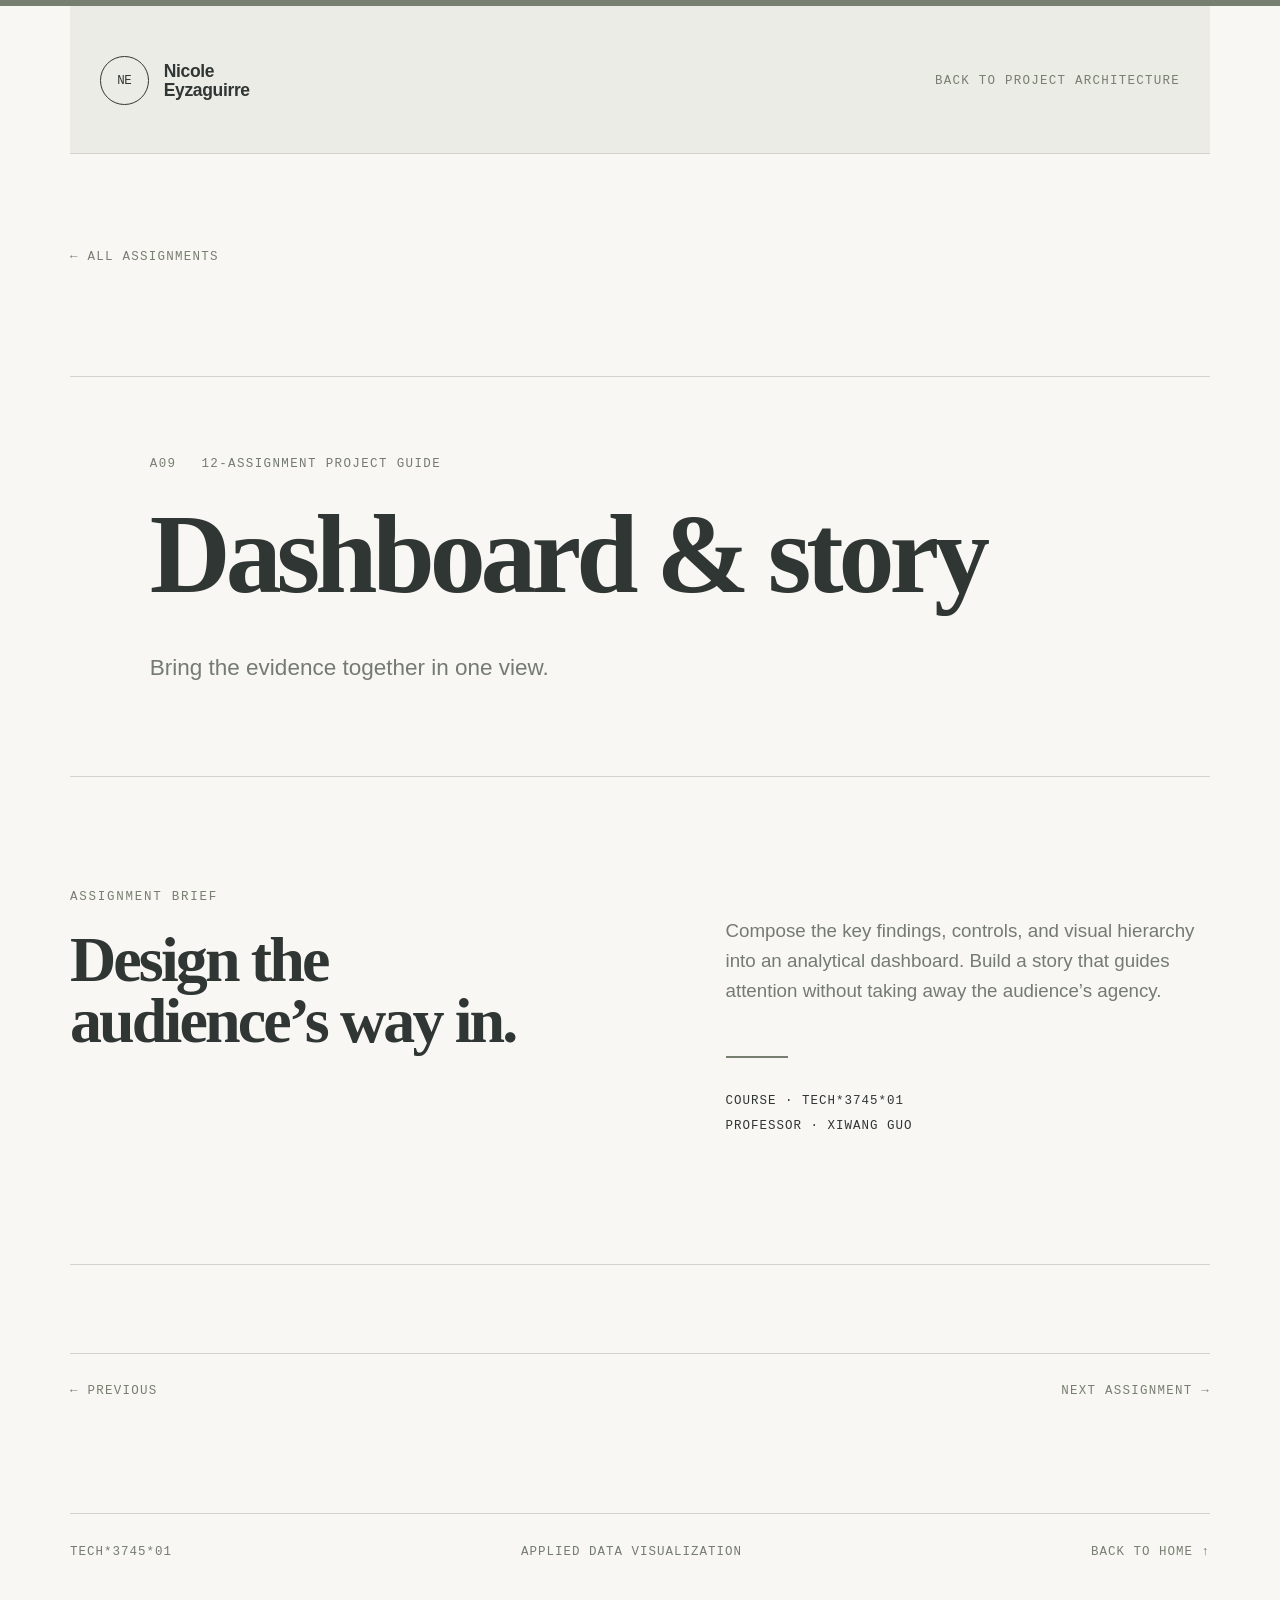
<file: assignment-09.html>
<!doctype html><html lang="en"><head><meta charset="UTF-8"><meta name="viewport" content="width=device-width, initial-scale=1.0"><title>Assignment 09 | Applied Data Visualization</title><link rel="stylesheet" href="styles.css"></head><body><div class="topline"></div><header class="site-header"><a class="brand" href="index.html#top"><span class="brand-mark">NE</span><span class="brand-name">Nicole<br>Eyzaguirre</span></a><a class="back-link" href="index.html#project">Back to project architecture</a></header><main class="assignment-detail section-shell"><a class="back-link" href="index.html#project">← All assignments</a><section class="assignment-hero reveal visible"><div class="assignment-kicker"><span>A09</span><span>12-assignment project guide</span></div><h1>Dashboard &amp; story</h1><p class="assignment-summary">Bring the evidence together in one view.</p></section><section class="assignment-content"><div><p class="eyebrow">Assignment brief</p><h2>Design the audience’s way in.</h2></div><div class="assignment-copy"><p>Compose the key findings, controls, and visual hierarchy into an analytical dashboard. Build a story that guides attention without taking away the audience’s agency.</p><div class="detail-rule"></div><p class="detail-label">Course · TECH*3745*01<br>Professor · Xiwang Guo</p></div></section><nav class="assignment-pager"><a href="assignment-08.html">← Previous</a><a href="assignment-10.html">Next assignment →</a></nav></main><footer class="site-footer section-shell"><span>TECH*3745*01</span><span>Applied Data Visualization</span><a href="index.html#top">Back to home ↑</a></footer></body></html>
</file>
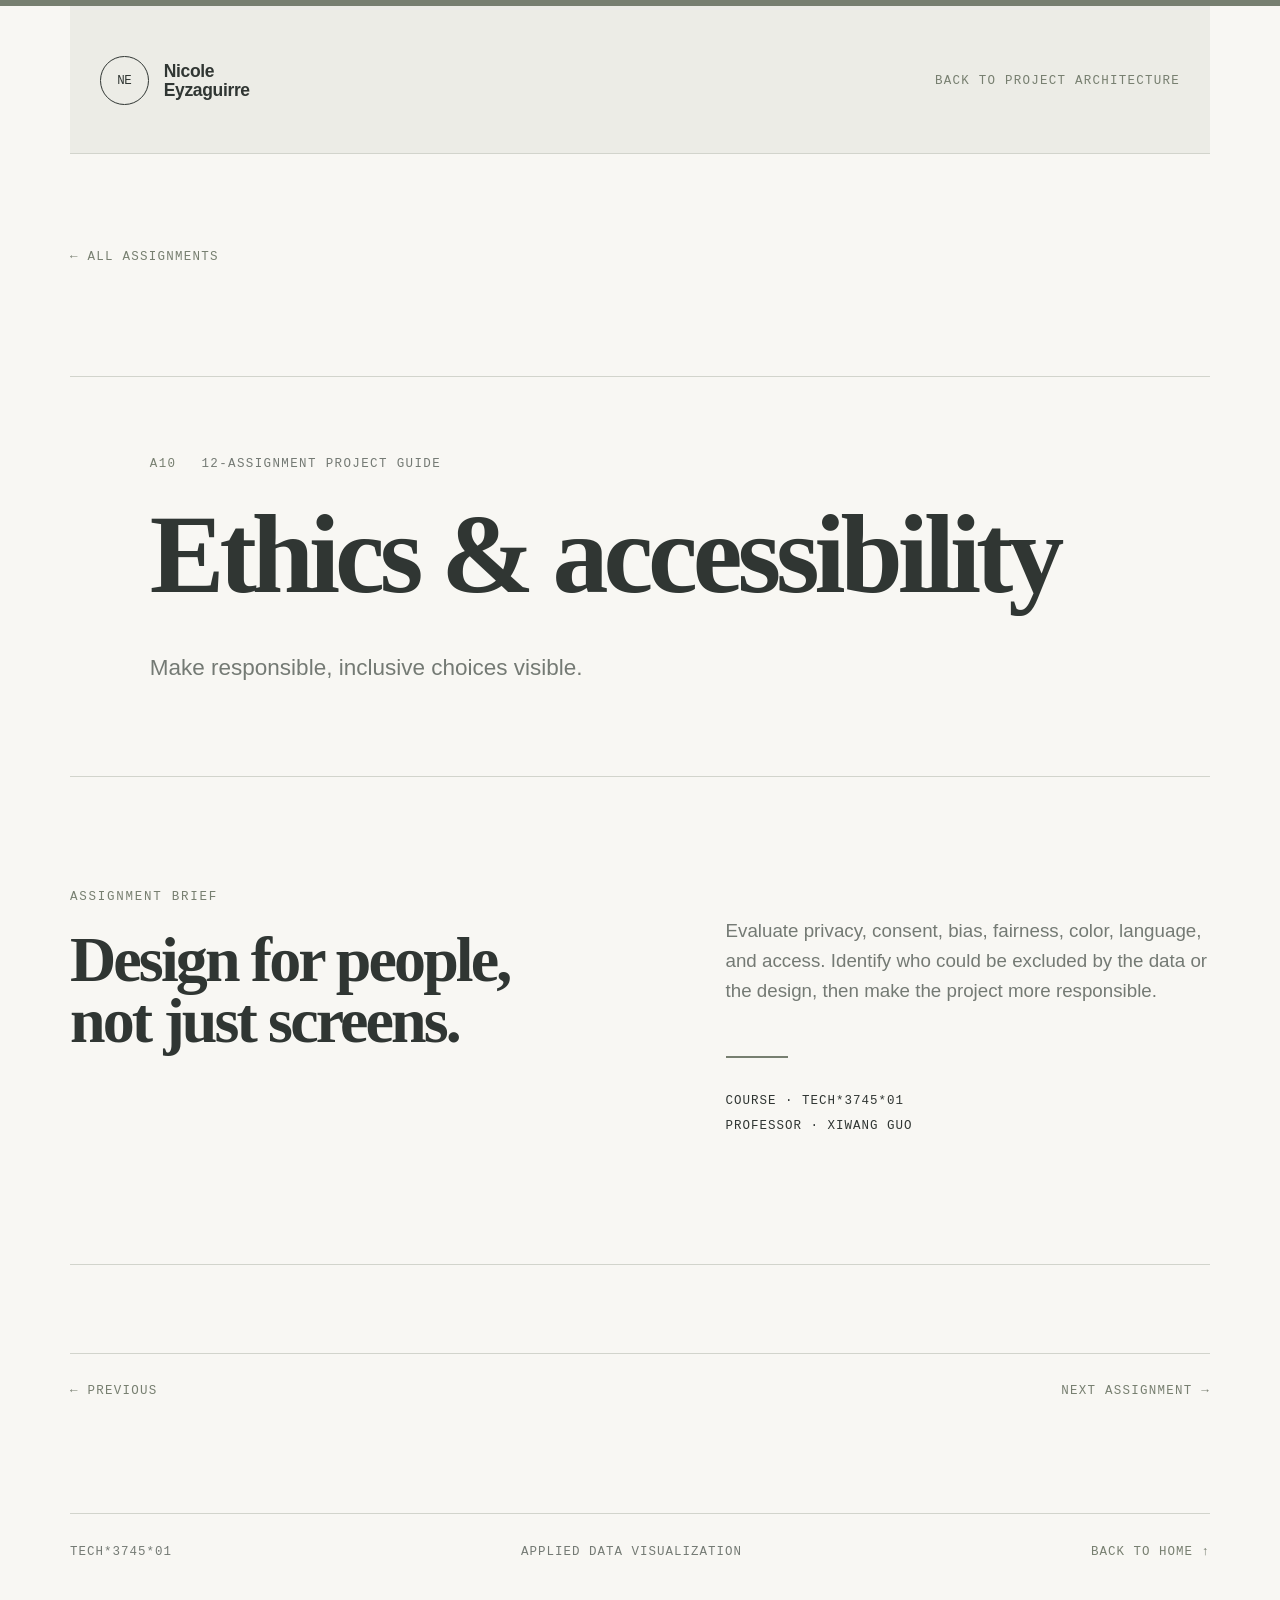
<file: assignment-10.html>
<!doctype html><html lang="en"><head><meta charset="UTF-8"><meta name="viewport" content="width=device-width, initial-scale=1.0"><title>Assignment 10 | Applied Data Visualization</title><link rel="stylesheet" href="styles.css"></head><body><div class="topline"></div><header class="site-header"><a class="brand" href="index.html#top"><span class="brand-mark">NE</span><span class="brand-name">Nicole<br>Eyzaguirre</span></a><a class="back-link" href="index.html#project">Back to project architecture</a></header><main class="assignment-detail section-shell"><a class="back-link" href="index.html#project">← All assignments</a><section class="assignment-hero reveal visible"><div class="assignment-kicker"><span>A10</span><span>12-assignment project guide</span></div><h1>Ethics &amp; accessibility</h1><p class="assignment-summary">Make responsible, inclusive choices visible.</p></section><section class="assignment-content"><div><p class="eyebrow">Assignment brief</p><h2>Design for people, not just screens.</h2></div><div class="assignment-copy"><p>Evaluate privacy, consent, bias, fairness, color, language, and access. Identify who could be excluded by the data or the design, then make the project more responsible.</p><div class="detail-rule"></div><p class="detail-label">Course · TECH*3745*01<br>Professor · Xiwang Guo</p></div></section><nav class="assignment-pager"><a href="assignment-09.html">← Previous</a><a href="assignment-11.html">Next assignment →</a></nav></main><footer class="site-footer section-shell"><span>TECH*3745*01</span><span>Applied Data Visualization</span><a href="index.html#top">Back to home ↑</a></footer></body></html>
</file>
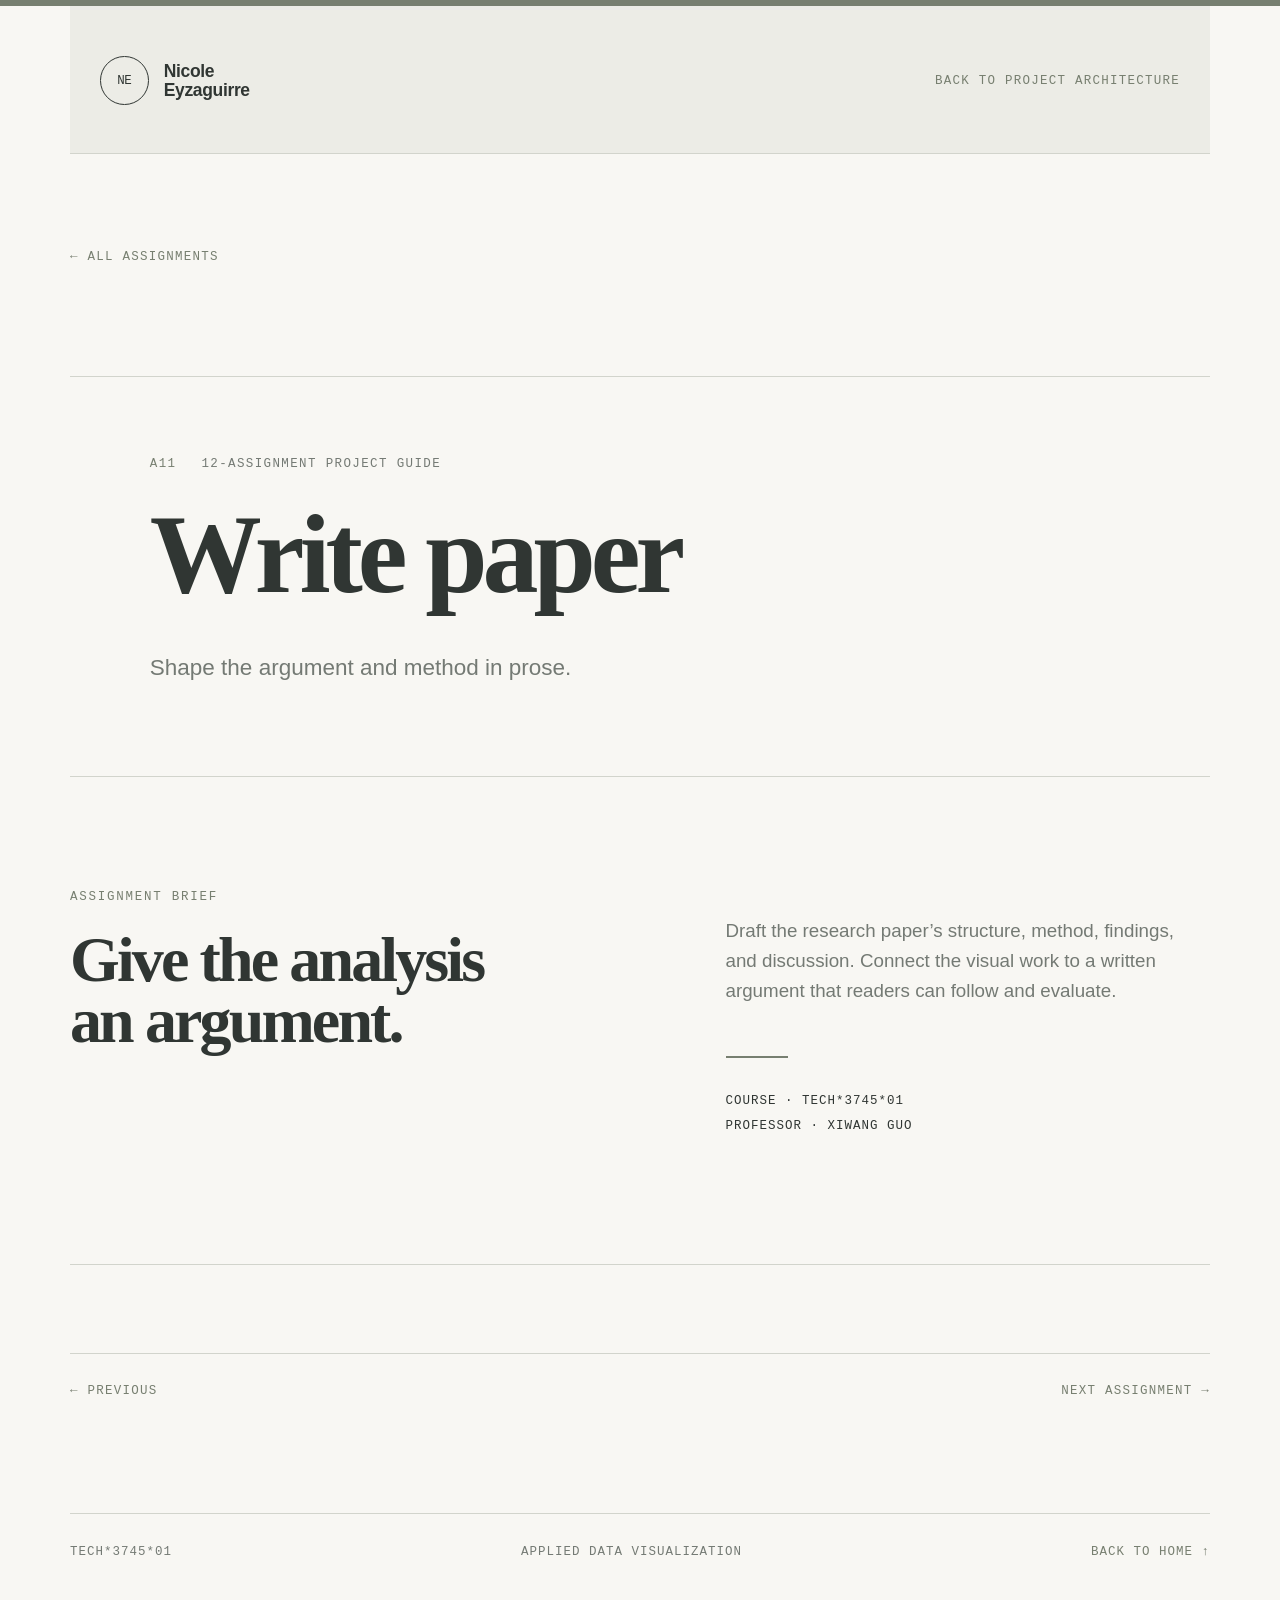
<file: assignment-11.html>
<!doctype html><html lang="en"><head><meta charset="UTF-8"><meta name="viewport" content="width=device-width, initial-scale=1.0"><title>Assignment 11 | Applied Data Visualization</title><link rel="stylesheet" href="styles.css"></head><body><div class="topline"></div><header class="site-header"><a class="brand" href="index.html#top"><span class="brand-mark">NE</span><span class="brand-name">Nicole<br>Eyzaguirre</span></a><a class="back-link" href="index.html#project">Back to project architecture</a></header><main class="assignment-detail section-shell"><a class="back-link" href="index.html#project">← All assignments</a><section class="assignment-hero reveal visible"><div class="assignment-kicker"><span>A11</span><span>12-assignment project guide</span></div><h1>Write paper</h1><p class="assignment-summary">Shape the argument and method in prose.</p></section><section class="assignment-content"><div><p class="eyebrow">Assignment brief</p><h2>Give the analysis an argument.</h2></div><div class="assignment-copy"><p>Draft the research paper’s structure, method, findings, and discussion. Connect the visual work to a written argument that readers can follow and evaluate.</p><div class="detail-rule"></div><p class="detail-label">Course · TECH*3745*01<br>Professor · Xiwang Guo</p></div></section><nav class="assignment-pager"><a href="assignment-10.html">← Previous</a><a href="assignment-12.html">Next assignment →</a></nav></main><footer class="site-footer section-shell"><span>TECH*3745*01</span><span>Applied Data Visualization</span><a href="index.html#top">Back to home ↑</a></footer></body></html>
</file>
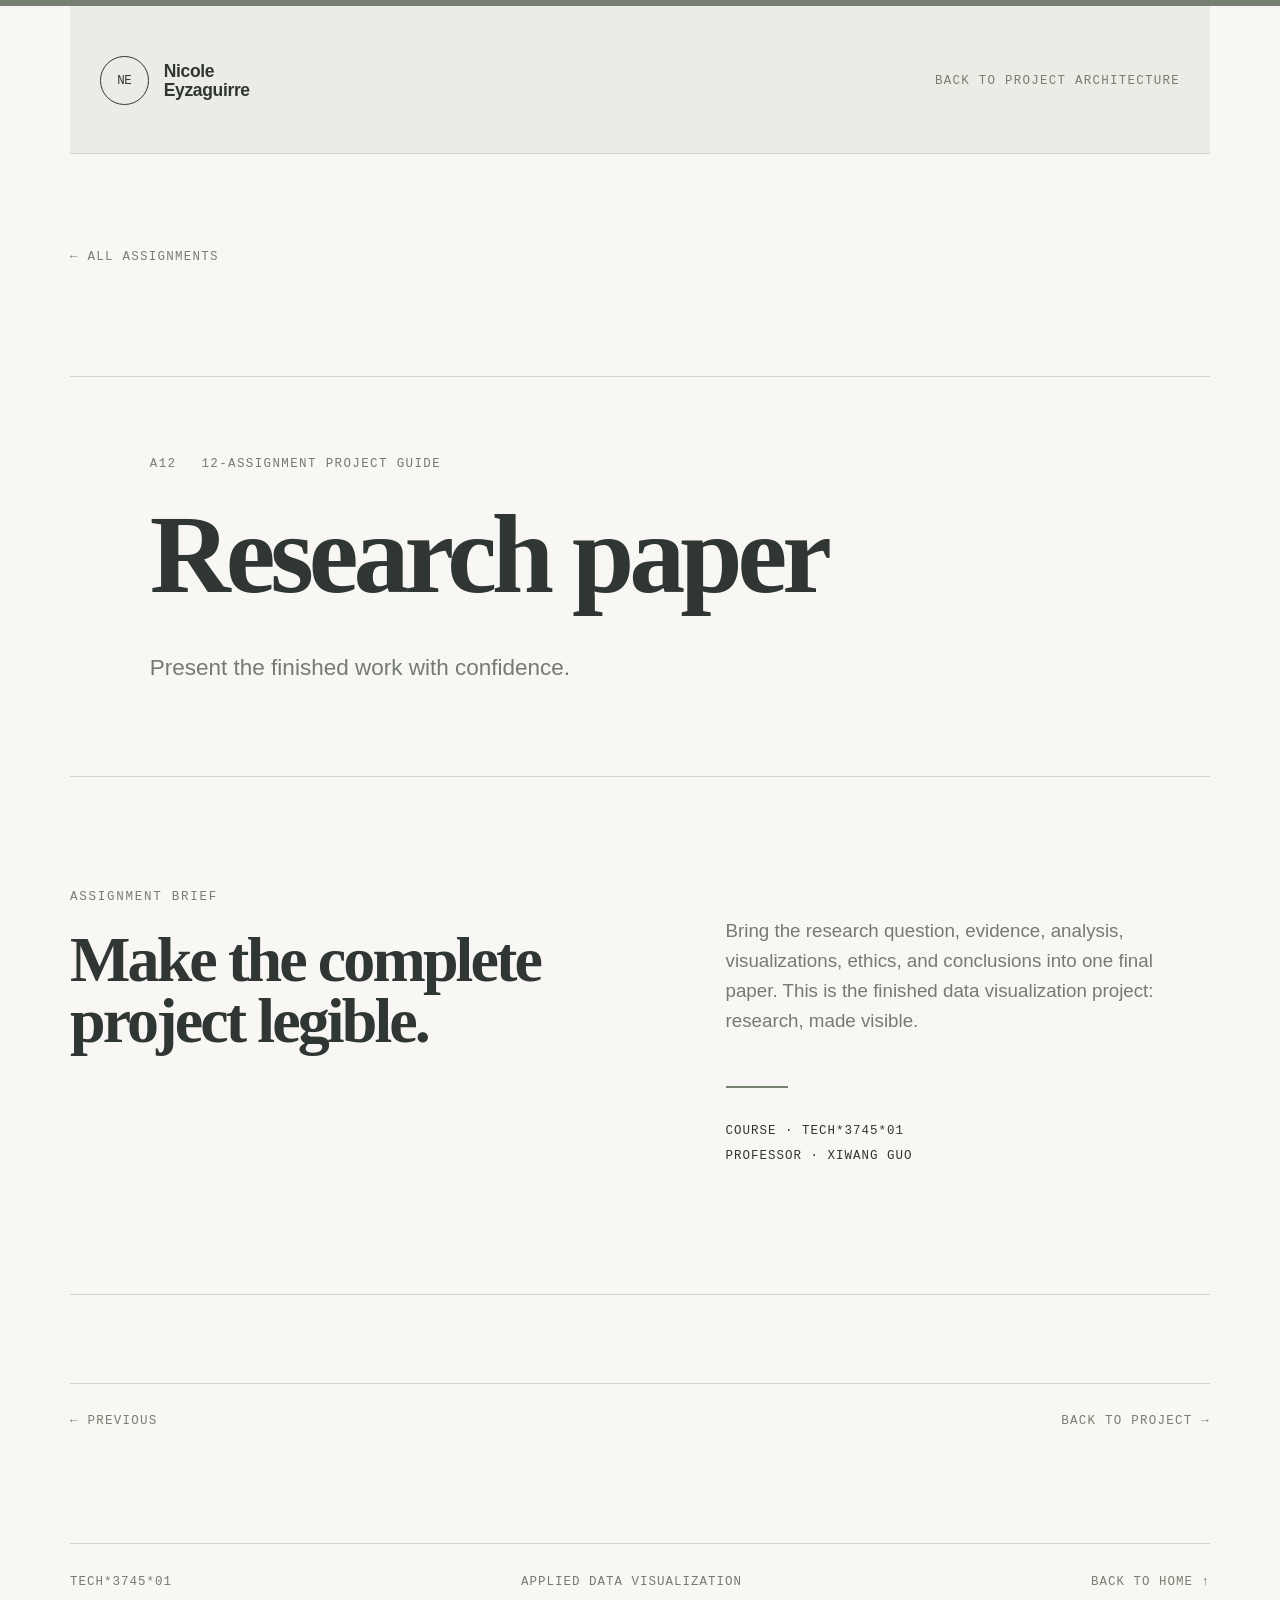
<file: assignment-12.html>
<!doctype html><html lang="en"><head><meta charset="UTF-8"><meta name="viewport" content="width=device-width, initial-scale=1.0"><title>Assignment 12 | Applied Data Visualization</title><link rel="stylesheet" href="styles.css"></head><body><div class="topline"></div><header class="site-header"><a class="brand" href="index.html#top"><span class="brand-mark">NE</span><span class="brand-name">Nicole<br>Eyzaguirre</span></a><a class="back-link" href="index.html#project">Back to project architecture</a></header><main class="assignment-detail section-shell"><a class="back-link" href="index.html#project">← All assignments</a><section class="assignment-hero reveal visible"><div class="assignment-kicker"><span>A12</span><span>12-assignment project guide</span></div><h1>Research paper</h1><p class="assignment-summary">Present the finished work with confidence.</p></section><section class="assignment-content"><div><p class="eyebrow">Assignment brief</p><h2>Make the complete project legible.</h2></div><div class="assignment-copy"><p>Bring the research question, evidence, analysis, visualizations, ethics, and conclusions into one final paper. This is the finished data visualization project: research, made visible.</p><div class="detail-rule"></div><p class="detail-label">Course · TECH*3745*01<br>Professor · Xiwang Guo</p></div></section><nav class="assignment-pager"><a href="assignment-11.html">← Previous</a><a href="index.html#project">Back to project →</a></nav></main><footer class="site-footer section-shell"><span>TECH*3745*01</span><span>Applied Data Visualization</span><a href="index.html#top">Back to home ↑</a></footer></body></html>
</file>
<file: styles.css>
:root {
  --ink: #303633;
  --muted: #747a74;
  --paper: #f8f7f3;
  --paper-deep: #ecece6;
  --line: #d2d4cc;
  --accent: #777f70;
  --accent-light: #b6beb0;
  --display: "Playfair Display", Georgia, serif;
  --sans: "Manrope", sans-serif;
  --mono: "DM Mono", monospace;
}

* { box-sizing: border-box; }
html { scroll-behavior: smooth; }
body { margin: 0; color: var(--ink); background: var(--paper); font-family: var(--sans); font-size: 15px; line-height: 1.6; overflow-x: hidden; }
a { color: inherit; text-decoration: none; }
.topline { height: 5px; background: var(--accent); }
.section-shell, .site-header { width: min(1160px, calc(100% - 112px)); margin: 0 auto; }
.site-header { position: relative; display: flex; justify-content: space-between; align-items: flex-start; min-height: 94px; padding: 28px 24px 0; background: var(--paper-deep); z-index: 10; }
.brand { display: flex; gap: 12px; align-items: center; }
.brand-mark { display: grid; place-items: center; width: 39px; height: 39px; border: 1px solid var(--ink); border-radius: 50%; font: 500 10px var(--mono); letter-spacing: -.04em; }
.brand-name { font-size: 14px; font-weight: 800; line-height: 1.1; letter-spacing: -.02em; }
.assignment-nav { position: absolute; top: 88px; right: 0; display: none; grid-template-columns: 1fr; width: min(340px, calc(100vw - 96px)); padding: 10px 15px; background: var(--paper); border: 1px solid var(--line); box-shadow: 0 14px 28px rgba(23,43,70,.12); }
.assignment-nav.open { display: grid; }
.assignment-nav a { display: flex; gap: 10px; align-items: center; min-height: 38px; border-bottom: 1px solid var(--line); font-size: 12px; font-weight: 700; text-transform: uppercase; letter-spacing: .08em; transition: color .2s, background .2s; }
.assignment-nav a:hover, .assignment-nav a.active { color: var(--accent); }
.assignment-nav span { color: var(--accent); font: 12px var(--mono); }
.menu-toggle { display: flex; align-items: center; gap: 12px; border: 0; padding: 9px 0; background: none; color: var(--ink); font: 500 12px var(--mono); text-transform: uppercase; letter-spacing: .08em; cursor: pointer; }
.menu-icon { color: var(--accent); font-size: 20px; line-height: 10px; }
.hero { display: block; min-height: 455px; padding: 94px 7% 100px; border-bottom: 1px solid var(--line); }
.hero-copy { max-width: 690px; }
.eyebrow { margin: 0 0 21px; color: var(--accent); font: 500 10px var(--mono); letter-spacing: .14em; text-transform: uppercase; }
h1, h2 { margin: 0; font-family: var(--display); font-weight: 600; line-height: .95; letter-spacing: -.045em; }
h1 { font-size: clamp(64px, 8vw, 112px); }
h1 em, h2 em { color: var(--accent); font-style: italic; }
.hero-intro { max-width: 460px; margin: 33px 0 26px; color: var(--muted); font-size: 14px; }
.text-link { display: inline-flex; gap: 22px; padding-bottom: 8px; border-bottom: 1px solid var(--accent); color: var(--ink); font-size: 11px; font-weight: 800; text-transform: uppercase; letter-spacing: .1em; }
.hero-visual { position: relative; height: 390px; overflow: hidden; background: #172b46; }
.hero-visual::before { content: ""; position: absolute; inset: 0; opacity: .16; background-image: linear-gradient(rgba(244,241,233,.5) 1px, transparent 1px), linear-gradient(90deg, rgba(244,241,233,.5) 1px, transparent 1px); background-size: 48px 48px; }
.visual-label { position: absolute; top: 21px; left: 24px; z-index: 2; color: var(--accent-light); font: 10px var(--mono); letter-spacing: .15em; }
.orbit { position: absolute; border: 1px solid rgba(217,154,115,.5); border-radius: 50%; transform: rotate(-24deg); }
.orbit-one { width: 510px; height: 155px; top: 112px; left: 35px; }
.orbit-two { width: 450px; height: 210px; top: 72px; left: 55px; transform: rotate(25deg); border-color: rgba(244,241,233,.25); }
.data-line { position: absolute; height: 1px; background: var(--accent); transform-origin: left center; }
.line-one { width: 470px; top: 189px; left: 55px; transform: rotate(-18deg); }.line-two { width: 455px; top: 194px; left: 51px; transform: rotate(16deg); background: #e5d5b8; }.line-three { width: 360px; top: 220px; left: 105px; transform: rotate(-42deg); background: rgba(217,154,115,.5); }
.data-point { position: absolute; width: 10px; height: 10px; border: 2px solid var(--paper); background: var(--accent); border-radius: 50%; box-shadow: 0 0 0 6px rgba(184,101,63,.2); }.point-one { top: 125px; left: 185px; }.point-two { top: 242px; left: 380px; background: #e5d5b8; }.point-three { top: 157px; left: 462px; }
.visual-caption { position: absolute; right: 23px; bottom: 22px; display: flex; gap: 13px; align-items: baseline; color: #e8e4d9; }.visual-caption strong { font: 22px var(--mono); }.visual-caption span { color: #adb7b0; font: 10px var(--mono); line-height: 1.35; }
.course-meta { display: grid; grid-template-columns: 1.2fr 1.5fr 1fr 1fr; border-top: 1px solid var(--line); border-bottom: 1px solid var(--line); }.meta-item { min-height: 106px; padding: 24px 22px 20px 0; border-right: 1px solid var(--line); }.meta-item:not(:first-child) { padding-left: 25px; }.meta-item:last-child { border-right: 0; }.meta-label { display: block; margin-bottom: 8px; color: var(--muted); font: 10px var(--mono); letter-spacing: .08em; text-transform: uppercase; }.meta-item strong { font-size: 13px; line-height: 1.5; }.meta-item small { color: var(--muted); font-size: 11px; font-weight: 500; }.meta-term strong { color: var(--accent); font: 12px var(--mono); }
.overview { display: grid; grid-template-columns: 1fr 1fr; gap: 15%; padding-top: 150px; padding-bottom: 150px; }.overview h2, .map-intro h2, .goals h2 { font-size: clamp(46px, 5vw, 74px); }.overview-copy { padding-top: 8px; max-width: 440px; }.large-copy { margin: 0 0 24px; color: var(--ink); font-size: 22px; line-height: 1.35; letter-spacing: -.03em; }.overview-copy > p:not(.large-copy) { max-width: 375px; color: var(--muted); font-size: 14px; }.goal-line { display: flex; gap: 18px; align-items: center; margin-top: 42px; padding-top: 18px; border-top: 1px solid var(--line); color: var(--muted); font: 10px var(--mono); text-transform: uppercase; letter-spacing: .08em; }.goal-line span:first-child { color: var(--accent); font: 25px var(--display); }
.project-map { display: grid; grid-template-columns: 30% 1fr; gap: 8%; padding: 75px 0 140px; border-top: 1px solid var(--line); }.map-note { max-width: 190px; margin-top: 37px; color: var(--muted); font-size: 13px; }.pathway { padding-top: 5px; }.path-node { display: flex; align-items: center; gap: 18px; }.node-number, .card-number { color: var(--accent); font: 11px var(--mono); }.path-node strong { font-size: 14px; }.path-node small { color: var(--muted); font-size: 11px; }.path-start { padding: 17px 18px; background: var(--ink); color: var(--paper); }.path-start small { color: #aab3ae; }.connector { width: 1px; height: 32px; margin-left: 24px; background: var(--accent); }.path-grid { display: grid; grid-template-columns: repeat(2, 1fr); }.assignment-card { display: flex; gap: 18px; min-height: 122px; padding: 22px 20px; border-top: 1px solid var(--line); border-right: 1px solid var(--line); scroll-margin-top: 120px; transition: background .2s, transform .2s; }.assignment-card:nth-child(even) { border-right: 0; }.assignment-card:hover, .assignment-card:target { background: var(--paper-deep); transform: translateY(-3px); }.assignment-card h3 { margin: 0 0 7px; font-size: 15px; line-height: 1.2; }.assignment-card p { margin: 0; color: var(--muted); font-size: 11px; line-height: 1.45; }.connector-end { height: 34px; }.path-end { padding: 17px 18px; border: 1px solid var(--accent); }
.goals { display: grid; grid-template-columns: 30% 1fr; gap: 8%; padding: 76px 0 140px; border-top: 1px solid var(--line); }.goal-list { display: grid; grid-template-columns: repeat(2, 1fr); gap: 0 40px; margin: 0; padding: 0; list-style: none; counter-reset: goals; }.goal-list li { display: flex; gap: 15px; padding: 12px 0; border-bottom: 1px solid var(--line); color: #455052; font-size: 12px; }.goal-list li::before { counter-increment: goals; content: counter(goals, decimal-leading-zero); color: var(--accent); font: 10px var(--mono); }
.site-footer { display: flex; justify-content: space-between; padding: 25px 0 33px; border-top: 1px solid var(--line); color: var(--muted); font: 10px var(--mono); letter-spacing: .08em; text-transform: uppercase; }.site-footer a { color: var(--accent); }
.assignment-detail { min-height: calc(100vh - 180px); padding: 78px 0 100px; }.back-link { display: inline-block; margin-bottom: 90px; color: var(--accent); font: 10px var(--mono); letter-spacing: .1em; text-transform: uppercase; }.assignment-hero { max-width: 900px; padding-bottom: 90px; border-bottom: 1px solid var(--line); }.assignment-kicker { display: flex; gap: 20px; margin-bottom: 24px; color: var(--muted); font: 10px var(--mono); letter-spacing: .11em; text-transform: uppercase; }.assignment-kicker span:first-child { color: var(--accent); }.assignment-hero h1 { font-size: clamp(64px, 9vw, 128px); }.assignment-summary { max-width: 500px; margin: 34px 0 0; color: var(--muted); font-size: 18px; }.assignment-content { display: grid; grid-template-columns: 1fr 1fr; gap: 15%; padding: 90px 0; }.assignment-content h2 { max-width: 440px; font-size: clamp(38px, 4vw, 58px); }.assignment-copy { max-width: 430px; padding-top: 6px; color: var(--muted); font-size: 15px; }.detail-rule { width: 50px; margin: 40px 0 25px; border-top: 2px solid var(--accent); }.detail-label { color: var(--ink); font: 10px/2 var(--mono); letter-spacing: .08em; text-transform: uppercase; }.assignment-pager { display: flex; justify-content: space-between; padding-top: 24px; border-top: 1px solid var(--line); }.assignment-pager a { display: flex; gap: 16px; align-items: center; color: var(--accent); font: 10px var(--mono); letter-spacing: .1em; text-transform: uppercase; }.assignment-pager strong { font-size: 20px; font-weight: 400; }
.assignment-detail:not(.proposal-page) .assignment-hero { max-width: none; padding: 70px 7% 78px; border: 1px solid var(--line); background: var(--paper-deep); }.assignment-detail:not(.proposal-page) .assignment-hero h1 { max-width: 760px; font-size: clamp(58px, 7vw, 96px); }.assignment-detail:not(.proposal-page) .assignment-content { border-bottom: 1px solid var(--line); }.assignment-detail:not(.proposal-page) .assignment-pager { margin-top: 70px; }
.proposal-intro, .proposal-section { display: grid; grid-template-columns: 30% 1fr; gap: 8%; padding: 90px 0; border-bottom: 1px solid var(--line); }.proposal-intro h2, .proposal-section h2, .limitations h2 { max-width: 600px; font-size: clamp(38px, 5vw, 70px); }.proposal-intro .assignment-copy { padding-top: 8px; }.proposal-section { grid-template-columns: 20% 1fr; gap: 8%; }.proposal-label { padding-top: 8px; }.proposal-label span { display: block; margin-bottom: 16px; color: var(--accent); font: 13px var(--mono); }.proposal-label .eyebrow { margin: 0; }.proposal-body { max-width: 760px; }.proposal-body h2 { margin-bottom: 28px; }.proposal-body p { max-width: 690px; color: var(--muted); }.inline-link { color: var(--accent); text-decoration: underline; text-underline-offset: 3px; }.question-panel { margin: 90px 0; padding: 45px 6%; background: var(--ink); color: var(--paper); }.question-panel .eyebrow { color: var(--accent-light); }.question-panel blockquote { max-width: 800px; margin: 25px 0 65px; font: italic 600 clamp(32px, 4vw, 60px)/1.08 var(--display); letter-spacing: -.04em; }.subquestions { display: grid; grid-template-columns: 30% 1fr; gap: 8%; padding-top: 25px; border-top: 1px solid #53605d; }.subquestions ol { display: grid; grid-template-columns: repeat(2, 1fr); gap: 15px 40px; margin: 0; padding-left: 20px; color: #d5d7ce; font-size: 13px; }.subquestions li::marker { color: var(--accent-light); font-family: var(--mono); }.methodology-section { border-bottom: 0; padding-bottom: 45px; }.method-steps { display: grid; grid-template-columns: repeat(2, 1fr); gap: 0 36px; margin-top: 45px; border-top: 1px solid var(--line); }.method-steps article { padding: 24px 0 28px; border-bottom: 1px solid var(--line); }.method-steps span { color: var(--accent); font: 11px var(--mono); }.method-steps h3 { margin: 14px 0 7px; font-size: 15px; }.method-steps p { margin: 0; font-size: 12px; line-height: 1.55; }.variables-section { padding-top: 45px; }.variable-grid { display: grid; grid-template-columns: repeat(3, 1fr); gap: 20px; }.variable-grid > div { padding: 20px; background: var(--paper-deep); }.variable-grid p { margin: 12px 0 0; font-size: 12px; }.variable-tag { color: var(--accent); font: 10px var(--mono); letter-spacing: .06em; text-transform: uppercase; }.variable-grid code { color: var(--ink); font-family: var(--mono); font-size: .9em; }.hypotheses { margin-top: 50px; padding-top: 22px; border-top: 1px solid var(--line); }.hypotheses p { margin: 10px 0; font-size: 13px; }.hypotheses strong { display: inline-block; width: 32px; color: var(--accent); font: 11px var(--mono); }.limitations { margin: 45px 0 90px; padding: 50px 6%; background: var(--paper-deep); }.limitations h2 { margin-bottom: 25px; }.limitations > p:last-child { max-width: 600px; color: var(--muted); font-size: 14px; }
.proposal-page .assignment-hero { max-width: none; padding: 72px 7% 84px; border: 1px solid var(--line); background: var(--paper-deep); }.proposal-page .assignment-hero h1 { max-width: 980px; font-size: clamp(58px, 7vw, 96px); }.proposal-page .assignment-summary { max-width: 620px; font-size: 17px; }.proposal-intro { padding-top: 110px; }.proposal-section { padding-top: 100px; padding-bottom: 100px; }.question-panel { border-left: 4px solid var(--accent); box-shadow: 0 16px 30px rgba(32,42,49,.08); }.proposal-visuals { padding-top: 105px; }.data-figure { box-shadow: 0 8px 18px rgba(32,42,49,.05); }.data-figure figcaption { background: var(--paper); }
.proposal-visuals { padding: 90px 0; border-top: 1px solid var(--line); }.visuals-heading { display: grid; grid-template-columns: 30% 1fr; gap: 8%; margin-bottom: 45px; }.visuals-heading h2 { font-size: clamp(38px, 5vw, 70px); }.figure-grid { display: grid; grid-template-columns: repeat(2, 1fr); gap: 35px 25px; }.data-figure { margin: 0; border: 1px solid var(--line); background: var(--paper-deep); }.data-figure-wide { grid-column: 1 / -1; }.data-figure img { display: block; width: 100%; height: auto; background: #fff; }.data-figure figcaption { display: grid; grid-template-columns: auto 1fr; column-gap: 14px; padding: 16px 18px 18px; }.data-figure figcaption span { grid-row: span 2; color: var(--accent); font: 10px var(--mono); }.data-figure figcaption strong { font-size: 13px; }.data-figure figcaption small { color: var(--muted); font-size: 11px; }
.data-figure-zoom { overflow: hidden; }.data-figure-zoom img { width: 106%; max-width: none; margin-left: -3%; }
.figure-grid { grid-template-columns: repeat(2, minmax(0, 1fr)); }.data-figure img { aspect-ratio: 16 / 9; object-fit: contain; }
.data-figure-final { display: grid; grid-template-columns: minmax(0, 1.6fr) minmax(220px, .4fr); align-items: stretch; }.data-figure-final figcaption { align-content: center; }
.music-lab { padding: 92px 0 76px; border-top: 1px solid var(--line); border-bottom: 1px solid var(--line); }.music-lab-heading { display: grid; grid-template-columns: 30% 1fr; gap: 8%; align-items: end; margin-bottom: 42px; }.music-lab-heading .eyebrow { grid-column: 1 / -1; margin-bottom: -22px; }.music-lab-heading h2 { font-size: clamp(42px, 5vw, 70px); }.music-lab-heading > p:last-child { max-width: 430px; margin: 0 0 5px; color: var(--muted); font-size: 14px; }.music-lab-grid { display: grid; grid-template-columns: 1.05fr .95fr; gap: 25px; }.music-form, .chat-result { border: 1px solid var(--line); background: var(--paper-deep); padding: 26px; }.music-form { display: grid; gap: 20px; }.music-form label { position: relative; display: grid; gap: 7px; color: var(--muted); font: 10px var(--mono); letter-spacing: .06em; text-transform: uppercase; }.music-form input:not([type="checkbox"]), .music-form select { width: 100%; min-height: 42px; border: 1px solid var(--line); padding: 10px 12px; color: var(--ink); background: var(--paper); font: 13px var(--sans); }.music-form input[type="range"] { min-height: auto; padding: 0; accent-color: var(--accent); }.music-form output { position: absolute; right: 0; top: 0; color: var(--accent); font: 11px var(--mono); }.form-two { display: grid; grid-template-columns: 1fr 1fr; gap: 18px; }.input-unit { position: absolute; right: 12px; bottom: 12px; color: var(--muted); font: 9px var(--mono); text-transform: uppercase; }.check-label { display: flex !important; grid-template-columns: auto 1fr !important; align-items: center; align-content: center; gap: 10px !important; padding-top: 20px; color: var(--ink) !important; }.check-label input { width: 16px; height: 16px; accent-color: var(--accent); }.analyze-button { display: flex; justify-content: space-between; align-items: center; min-height: 48px; border: 0; padding: 0 16px; color: var(--paper); background: var(--ink); font: 700 11px var(--mono); letter-spacing: .08em; text-transform: uppercase; cursor: pointer; }.analyze-button:hover { background: var(--accent); }.chat-result { min-height: 100%; background: var(--ink); color: var(--paper); }.chat-topline { display: flex; align-items: center; gap: 9px; padding-bottom: 18px; border-bottom: 1px solid rgba(250,249,244,.22); color: var(--accent-light); font: 10px var(--mono); text-transform: uppercase; letter-spacing: .08em; }.status-dot { width: 7px; height: 7px; border-radius: 50%; background: var(--accent); }.chat-note { margin-left: auto; color: #a9b0aa; }.chat-message { max-width: 480px; margin: 25px 0 0; color: #dfe3dc; font-size: 14px; line-height: 1.65; }.chat-message strong { color: var(--paper); }.score-line { display: flex; gap: 16px; align-items: center; margin-top: 28px; }.score-number { color: var(--accent-light); font: 600 64px/.85 var(--display); }.score-line strong, .score-line small { display: block; }.score-line strong { font-size: 14px; }.score-line small { margin-top: 3px; color: #a9b0aa; font: 10px var(--mono); text-transform: uppercase; }.result-tags { display: flex; flex-wrap: wrap; gap: 8px; margin-top: 25px; }.result-tags span { border: 1px solid rgba(250,249,244,.3); padding: 5px 8px; color: #dfe3dc; font: 9px var(--mono); text-transform: uppercase; }.lab-disclaimer { margin: 20px 0 0; color: var(--muted); font: 10px/1.5 var(--mono); }
@media (max-width: 800px) { .music-lab { padding: 65px 0 55px; }.music-lab-heading { display: block; }.music-lab-heading .eyebrow { margin-bottom: 21px; }.music-lab-heading > p:last-child { margin-top: 25px; }.music-lab-grid { display: block; }.chat-result { margin-top: 20px; }.form-two { gap: 12px; } }
.reveal { opacity: 0; transform: translateY(22px); transition: opacity .7s ease, transform .7s ease; }.reveal.visible { opacity: 1; transform: none; }
@media (min-width: 801px) { .site-header { align-items: center; min-height: 118px; padding: 24px 24px 22px; border-bottom: 1px solid var(--line); }.site-header > .back-link { margin-bottom: 0; }.assignment-nav { top: 84px; padding: 10px 15px; border: 1px solid var(--line); }.assignment-nav a { min-height: 38px; padding: 0 8px; } }
@media (min-width: 801px) { body { zoom: 1.25; } }
@media (max-width: 800px) { .section-shell, .site-header { width: min(100% - 40px, 600px); }.site-header { min-height: 80px; padding-top: 22px; }.assignment-nav { top: 71px; width: 100%; }.assignment-nav a { min-height: 37px; }.hero { display: block; min-height: auto; padding: 72px 0 70px; }.hero-visual { margin-top: 60px; height: 300px; }.orbit-one { width: 420px; left: -30px; }.orbit-two { left: -5px; }.line-one { left: 15px; }.line-two { left: 10px; }.point-two { left: 260px; }.point-three { left: 340px; }.course-meta { grid-template-columns: repeat(2, 1fr); }.meta-item { min-height: 95px; padding: 19px 12px 15px 0; }.meta-item:not(:first-child) { padding-left: 15px; }.meta-item:nth-child(2) { border-right: 0; }.meta-item:nth-child(3), .meta-item:nth-child(4) { border-top: 1px solid var(--line); }.overview { display: block; padding: 100px 0; }.overview-copy { margin-top: 45px; }.project-map, .goals { display: block; padding: 55px 0 90px; }.map-note { margin: 25px 0 48px; }.path-grid { display: block; }.assignment-card, .assignment-card:nth-child(even) { border-right: 0; }.goals-heading { margin-bottom: 48px; }.goal-list { display: block; }.proposal-intro, .proposal-section, .visuals-heading { display: block; padding: 65px 0; }.proposal-intro .assignment-copy, .proposal-body { margin-top: 35px; }.subquestions { display: block; }.subquestions ol { display: block; }.subquestions li { margin-bottom: 14px; }.method-steps, .variable-grid, .figure-grid { display: block; }.data-figure-final { display: block; }.method-steps article, .variable-grid > div, .data-figure { margin-bottom: 20px; }.limitations { margin: 25px 0 65px; padding: 35px 25px; }.site-footer { gap: 15px; align-items: flex-start; flex-wrap: wrap; }.site-footer span:nth-child(2) { order: 3; width: 100%; } }
@media (max-width: 430px) { h1 { font-size: 64px; }.hero-visual { height: 260px; }.visual-caption { right: 15px; bottom: 14px; }.visual-caption strong { font-size: 17px; }.visual-caption span { font-size: 8px; }.assignment-nav { width: calc(100vw - 40px); }.assignment-nav a { padding-right: 5px; font-size: 11px; }.path-node { gap: 10px; }.path-node small { display: none; }.large-copy { font-size: 19px; } }
.sql-lab { padding: 88px 0 80px; border-bottom: 1px solid var(--line); }.sql-section-heading { max-width: 650px; }.sql-section-heading h2, .sql-outcomes h2 { max-width: 560px; font-size: clamp(38px, 4vw, 58px); }.sql-section-heading > p:last-child, .sql-outcomes article > p:last-child, .sql-submission > p:last-child { max-width: 650px; color: var(--muted); font-size: 14px; }.sql-schema { margin: 42px 0 0; padding: 22px 25px; background: var(--paper-deep); color: var(--muted); font: 12px/1.7 var(--mono); }.sql-schema p { margin: 5px 0; }.sql-schema code, .sql-query-list p code { color: var(--ink); font-family: var(--mono); }.sql-label { margin: 0 0 12px !important; color: var(--accent); font-size: 10px; letter-spacing: .08em; text-transform: uppercase; }.sql-query-list { display: grid; grid-template-columns: repeat(2, minmax(0, 1fr)); gap: 0 38px; margin: 48px 0 0; padding: 0; list-style: none; counter-reset: sql-query; }.sql-query-list li { min-width: 0; padding: 24px 0 28px; border-top: 1px solid var(--line); counter-increment: sql-query; }.sql-query-list h3 { margin: 0 0 8px; font-size: 16px; }.sql-query-list h3::before { content: "0" counter(sql-query) " / "; color: var(--accent); font: 10px var(--mono); }.sql-query-list p { min-height: 38px; margin: 0 0 14px; color: var(--muted); font-size: 12px; }.sql-query-list pre { overflow-x: auto; margin: 0; padding: 16px; background: var(--ink); color: #e8e4d9; font: 11px/1.7 var(--mono); }.sql-query-list pre code { font: inherit; }.sql-note { margin: 28px 0 0; color: var(--muted); font-size: 12px; }.sql-outcomes { display: grid; grid-template-columns: 1fr 1fr; gap: 12%; padding: 85px 0; border-bottom: 1px solid var(--line); }.sql-outcomes article > p:last-child { margin-bottom: 0; }.sql-submission { padding: 55px 0 15px; }.sql-submission > p:last-child { margin-bottom: 0; }
@media (max-width: 800px) { .sql-query-list, .sql-outcomes { display: block; }.sql-query-list li { margin-bottom: 8px; }.sql-outcomes article + article { margin-top: 55px; } }
.exploration-plan { padding: 88px 0 70px; border-bottom: 1px solid var(--line); }.exploration-heading { max-width: 720px; }.exploration-heading h2, .findings-section h2 { max-width: 650px; font-size: clamp(38px, 4vw, 58px); }.exploration-heading > p:last-child, .findings-section > div > p:last-child { max-width: 680px; color: var(--muted); font-size: 14px; }.exploration-list { margin: 48px 0 0; padding: 0; list-style: none; }.exploration-card { display: grid; grid-template-columns: 58px minmax(0, 1fr); gap: 20px; padding: 30px 0 34px; border-top: 1px solid var(--line); }.exploration-number { color: var(--accent); font: 13px var(--mono); }.exploration-detail { min-width: 0; }.exploration-detail h3 { margin: 0 0 10px; font-size: 19px; }.exploration-detail > p { max-width: 760px; margin: 0; color: var(--muted); font-size: 13px; }.exploration-detail code { color: var(--ink); font-family: var(--mono); font-size: .92em; }.observation-framework { display: grid; grid-template-columns: repeat(3, minmax(0, 1fr)); gap: 20px; margin: 22px 0 0; padding-top: 16px; border-top: 1px solid var(--line); }.observation-framework div { min-width: 0; }.observation-framework dt { margin-bottom: 7px; color: var(--accent); font: 10px var(--mono); letter-spacing: .06em; text-transform: uppercase; }.observation-framework dd { margin: 0; color: var(--muted); font-size: 11px; line-height: 1.55; }.exploration-note { margin: 25px 0 0; padding: 22px 25px; background: var(--paper-deep); color: var(--muted); font-size: 12px; line-height: 1.6; }.exploration-note strong { color: var(--ink); }.findings-section { display: grid; grid-template-columns: .9fr 1.1fr; gap: 10%; padding: 88px 0; border-bottom: 1px solid var(--line); }.finding-list { margin: 0; padding: 0; list-style: none; }.finding-list li { padding: 17px 0; border-top: 1px solid var(--line); }.finding-list strong { color: var(--accent); font: 10px var(--mono); letter-spacing: .06em; text-transform: uppercase; }.finding-list p { margin: 8px 0 0; color: var(--muted); font-size: 12px; }.exploration-submission { padding: 55px 0 15px; }.exploration-submission > p:last-child { max-width: 760px; margin: 0; color: var(--muted); font-size: 14px; }
@media (max-width: 800px) { .observation-framework { grid-template-columns: 1fr; gap: 13px; }.findings-section { display: block; }.finding-list { margin-top: 35px; } }
@media (max-width: 430px) { .exploration-card { grid-template-columns: 36px minmax(0, 1fr); gap: 12px; }.exploration-note { padding: 18px; } }
.eda-results { padding: 88px 0 78px; border-bottom: 1px solid var(--line); }.eda-results-heading { max-width: 700px; margin-bottom: 48px; }.eda-results-heading h2, .eda-findings h2, .eda-limitations h2 { max-width: 650px; font-size: clamp(38px, 4vw, 58px); }.eda-results-heading > p:last-child, .eda-findings > div > p:last-child, .eda-limitations > p:last-child { max-width: 700px; color: var(--muted); font-size: 14px; }.eda-grid { display: grid; grid-template-columns: repeat(2, minmax(0, 1fr)); gap: 42px 34px; }.eda-figure { min-width: 0; margin: 0; border-top: 1px solid var(--line); }.eda-figure-image { margin-top: 18px; background: var(--paper-deep); }.eda-figure-image img { display: block; width: 100%; height: auto; }.eda-figure figcaption { padding: 18px 0 0; }.eda-number { color: var(--accent); font: 10px var(--mono); letter-spacing: .08em; text-transform: uppercase; }.eda-figure h3 { margin: 8px 0 14px; font-size: 19px; }.eda-reading { display: grid; gap: 11px; margin: 0; }.eda-reading div { display: grid; grid-template-columns: 122px minmax(0, 1fr); gap: 12px; padding-top: 10px; border-top: 1px solid var(--line); }.eda-reading dt { color: var(--accent); font: 10px var(--mono); letter-spacing: .04em; text-transform: uppercase; }.eda-reading dd { margin: 0; color: var(--muted); font-size: 12px; line-height: 1.55; }.eda-findings { display: grid; grid-template-columns: .85fr 1.15fr; gap: 10%; padding: 88px 0; border-bottom: 1px solid var(--line); }.eda-finding-list { margin: 0; padding: 0; list-style: none; counter-reset: finding; }.eda-finding-list li { padding: 18px 0; border-top: 1px solid var(--line); color: var(--muted); font-size: 13px; line-height: 1.55; counter-increment: finding; }.eda-finding-list li::before { content: "0" counter(finding) " / "; color: var(--accent); font: 10px var(--mono); }.eda-finding-list strong { color: var(--ink); }.eda-limitations { margin: 55px 0; padding: 48px 6%; background: var(--paper-deep); }.eda-limitations h2 { margin-bottom: 22px; }.eda-limitations > p:last-child { margin-bottom: 0; }.exploration-submission code { color: var(--ink); font-family: var(--mono); font-size: .92em; }
.eda-figure:nth-child(6), .eda-figure:nth-child(9), .eda-figure:nth-child(10) { grid-column: 1 / -1; }
@media (max-width: 1100px) { .eda-grid { grid-template-columns: 1fr; }.eda-findings { grid-template-columns: 1fr; gap: 24px; } }
@media (max-width: 800px) { .eda-grid, .eda-findings { grid-template-columns: 1fr; }.eda-findings { gap: 22px; }.eda-reading div { grid-template-columns: 112px minmax(0,1fr); } }
@media (max-width: 430px) { .eda-reading div { display: block; }.eda-reading dt { margin-bottom: 5px; }.eda-limitations { padding: 32px 24px; } }
.prep-audit { padding: 88px 0 76px; border-bottom: 1px solid var(--line); }.prep-heading { max-width: 720px; margin-bottom: 46px; }.prep-heading h2, .prep-deliverables h2 { max-width: 650px; font-size: clamp(38px, 4vw, 58px); }.prep-heading > p:last-child, .prep-deliverables > p:not(.eyebrow) { max-width: 740px; color: var(--muted); font-size: 14px; }.prep-task-list { margin: 0; padding: 0; list-style: none; counter-reset: prep-task; }.prep-task { display: grid; grid-template-columns: 54px minmax(0, 1fr); gap: 20px; padding: 29px 0 31px; border-top: 1px solid var(--line); counter-increment: prep-task; }.prep-task-number { color: var(--accent); font: 13px var(--mono); }.prep-task h3 { margin: 0 0 12px; font-size: 19px; }.prep-task > div > p { max-width: 820px; margin: 9px 0; color: var(--muted); font-size: 13px; line-height: 1.65; }.prep-task strong { color: var(--ink); }.prep-task code, .prep-note code { color: var(--ink); font-family: var(--mono); font-size: .92em; }.prep-research-task { padding: 34px 28px; background: var(--paper-deep); }.prep-research-task > div > p:first-of-type { color: var(--ink); }.prep-deliverables { padding: 70px 0 15px; }.prep-links { display: grid; grid-template-columns: repeat(3, minmax(0, 1fr)); gap: 14px; margin-top: 28px; }.prep-links a { display: flex; min-height: 108px; flex-direction: column; justify-content: space-between; gap: 20px; padding: 18px; border: 1px solid var(--line); color: var(--ink); font-size: 13px; font-weight: 600; transition: background .2s, border-color .2s; }.prep-links a:hover { border-color: var(--accent); background: var(--paper-deep); }.prep-links span { color: var(--muted); font: 10px var(--mono); letter-spacing: .04em; }.prep-note { margin-top: 23px; color: var(--muted); font-size: 12px; line-height: 1.6; }
@media (max-width: 800px) { .prep-links { grid-template-columns: 1fr; }.prep-links a { min-height: 75px; } }
@media (max-width: 430px) { .prep-task { grid-template-columns: 36px minmax(0, 1fr); gap: 12px; }.prep-research-task { padding: 26px 18px; } }
.model-comparison { padding: 78px 0; border-top: 1px solid var(--line); border-bottom: 1px solid var(--line); }.model-heading { max-width: 790px; }.model-heading h2 { max-width: 680px; font-size: clamp(38px, 4vw, 58px); }.model-heading > p:last-child { max-width: 760px; color: var(--muted); font-size: 14px; }.model-heading code, .model-metric-note code, .model-table code, .model-interpretation code { color: var(--ink); font-family: var(--mono); font-size: .92em; }.model-metric-note { margin: 32px 0 20px; padding: 19px 22px; background: var(--paper-deep); color: var(--muted); font-size: 13px; line-height: 1.6; }.model-metric-note strong { color: var(--ink); }.model-table-wrap { overflow-x: auto; }.model-table { width: 100%; min-width: 760px; border-collapse: collapse; text-align: left; font-size: 12px; }.model-table caption { padding: 15px 0; color: var(--accent); font: 10px var(--mono); letter-spacing: .08em; text-align: left; text-transform: uppercase; }.model-table th, .model-table td { padding: 15px 13px; border-top: 1px solid var(--line); vertical-align: top; }.model-table thead th { color: var(--muted); font: 10px var(--mono); letter-spacing: .04em; text-transform: uppercase; }.model-table tbody th { min-width: 170px; color: var(--ink); font-size: 12px; }.model-table tbody td { color: var(--muted); line-height: 1.5; }.model-table tbody td:nth-child(n+3) { color: var(--ink); font-family: var(--mono); white-space: nowrap; }.model-table tbody tr:nth-child(2) { background: var(--paper-deep); }.model-interpretation { display: grid; grid-template-columns: 1fr 1fr; gap: 30px; margin-top: 25px; }.model-interpretation p { margin: 0; color: var(--muted); font-size: 13px; line-height: 1.65; }.model-interpretation strong { color: var(--ink); }.model-links { grid-template-columns: repeat(2, minmax(0, 1fr)); max-width: 680px; }
@media (max-width: 800px) { .model-interpretation { grid-template-columns: 1fr; gap: 14px; }.model-links { grid-template-columns: 1fr; } }
.model-jump-link { display: inline-flex; gap: 14px; align-items: center; margin-top: 25px; padding: 13px 16px; border: 1px solid var(--accent); color: var(--accent); font: 10px var(--mono); letter-spacing: .08em; text-transform: uppercase; transition: background .2s, color .2s; }.model-jump-link:hover { background: var(--accent); color: var(--paper); }.model-jump-link span { font-size: 16px; }
.redesign-section { padding: 88px 0 80px; border-bottom: 1px solid var(--line); }.redesign-heading { max-width: 760px; margin-bottom: 58px; }.redesign-heading h2, .redesign-method h2 { max-width: 720px; font-size: clamp(38px, 4vw, 58px); }.redesign-heading > p:last-child, .redesign-method > p:not(.eyebrow) { max-width: 770px; color: var(--muted); font-size: 14px; }.redesign-case { padding: 42px 0 50px; border-top: 1px solid var(--line); }.redesign-case-heading { display: grid; grid-template-columns: 60px minmax(0, 1fr); gap: 20px; max-width: 880px; margin-bottom: 26px; }.redesign-index { color: var(--accent); font: 16px var(--mono); }.redesign-case-heading .eyebrow { margin-bottom: 9px; }.redesign-case-heading h3 { max-width: 700px; margin: 0 0 10px; font-family: var(--display); font-size: clamp(23px, 2.8vw, 34px); font-weight: 600; line-height: 1.1; letter-spacing: -.025em; }.redesign-case-heading div > p:last-child { max-width: 730px; margin: 0; color: var(--muted); font-size: 13px; }.redesign-pair { display: grid; grid-template-columns: repeat(2, minmax(0, 1fr)); gap: 28px; align-items: start; }.redesign-figure { min-width: 0; margin: 0; padding: 14px; border: 1px solid var(--line); background: var(--paper); }.redesign-figure-new { border-color: var(--accent); }.redesign-figure-label { display: flex; justify-content: space-between; gap: 10px; align-items: baseline; margin-bottom: 12px; color: var(--accent); font: 10px var(--mono); letter-spacing: .04em; text-transform: uppercase; }.redesign-figure-label span:last-child { color: var(--muted); text-align: right; }.redesign-figure img { display: block; width: 100%; height: auto; border: 1px solid var(--line); background: var(--paper); }.redesign-figure figcaption { padding-top: 13px; color: var(--muted); font-size: 12px; line-height: 1.6; }.redesign-figure figcaption strong, .redesign-implication strong { color: var(--ink); }.redesign-implication { max-width: 850px; margin: 22px 0 0 80px; padding: 15px 18px; border-left: 2px solid var(--accent); background: var(--paper-deep); color: var(--muted); font-size: 13px; line-height: 1.6; }.redesign-method { padding: 76px 0 48px; }.redesign-method h2 { margin-bottom: 22px; }.redesign-method .redesign-repro { padding-top: 18px; border-top: 1px solid var(--line); font-size: 12px; }.redesign-repro code { color: var(--ink); font-family: var(--mono); }
@media (max-width: 900px) { .redesign-pair { grid-template-columns: 1fr; gap: 20px; }.redesign-case-heading { grid-template-columns: 44px minmax(0, 1fr); gap: 13px; }.redesign-implication { margin-left: 57px; } }
@media (max-width: 500px) { .redesign-section { padding: 65px 0 55px; }.redesign-case { padding: 30px 0 38px; }.redesign-case-heading { grid-template-columns: 30px minmax(0, 1fr); gap: 9px; }.redesign-index { font-size: 12px; }.redesign-figure { padding: 9px; }.redesign-figure-label { display: block; line-height: 1.7; }.redesign-figure-label span:last-child { display: block; text-align: left; }.redesign-implication { margin-left: 0; }.redesign-method { padding-top: 55px; } }
.assignment-six .assignment-hero h1 { font-size: clamp(46px, 8vw, 112px); overflow-wrap: anywhere; }
.overview { grid-template-columns: .85fr 1.15fr; gap: 13%; padding-top: 125px; padding-bottom: 125px; }.project-map { grid-template-columns: 27% 1fr; gap: 10%; padding-top: 78px; padding-bottom: 125px; }.assignment-detail { padding-top: 68px; padding-bottom: 92px; }.assignment-detail:not(.proposal-page) .assignment-hero { padding: 64px 7% 72px; border: 0; border-top: 1px solid var(--line); border-bottom: 1px solid var(--line); background: transparent; }
</file>
